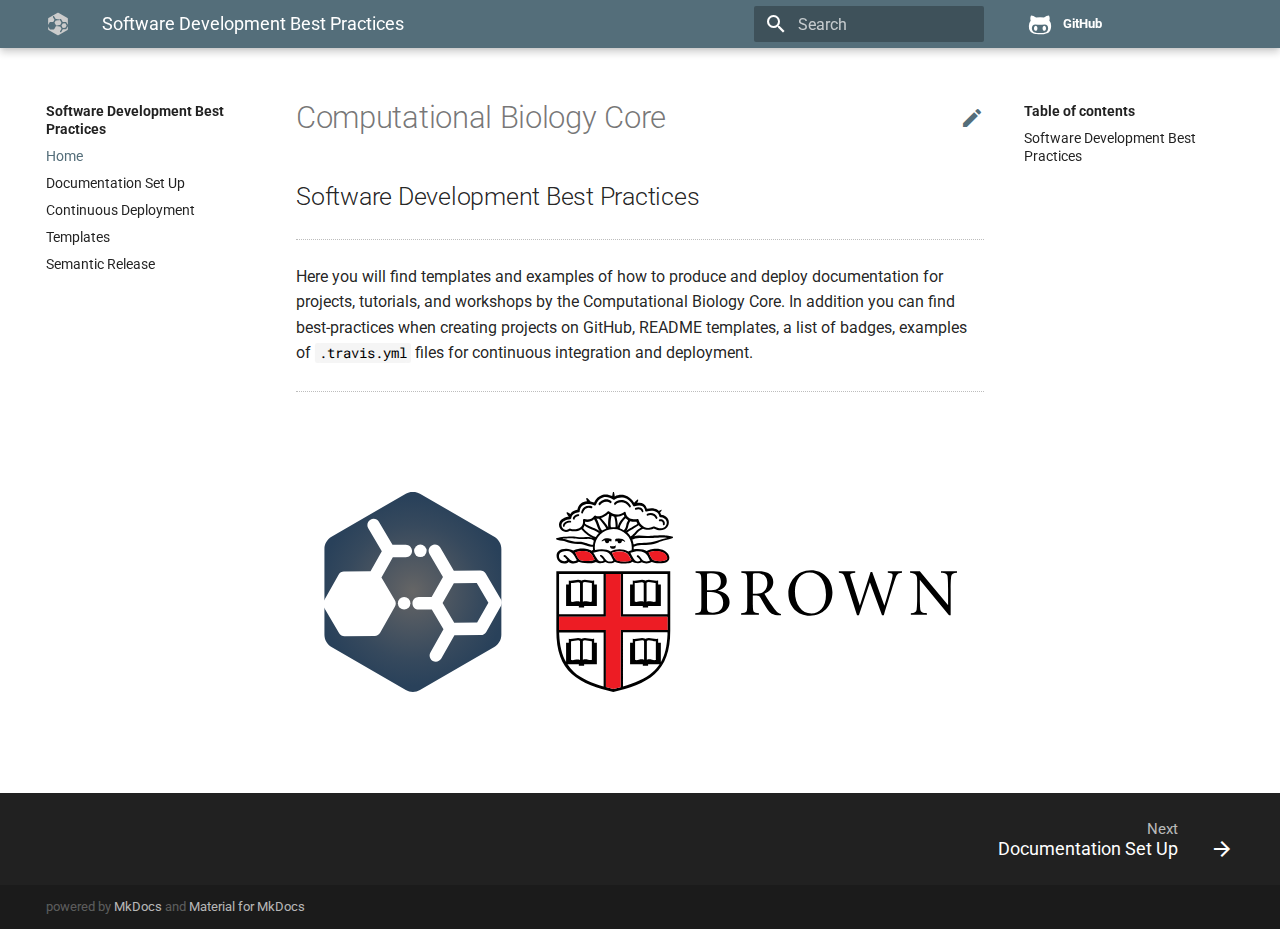
<file: index.html>
<!DOCTYPE html>
<html lang="en" class="no-js">
  <head>
    
      <meta charset="utf-8">
      <meta name="viewport" content="width=device-width,initial-scale=1">
      <meta http-equiv="x-ua-compatible" content="ie=edge">
      
        <meta name="description" content="Documentation templates and best-practices for Brown's Computational Biology Core.">
      
      
        <link rel="canonical" href="https://compbiocore.github.io/">
      
      
        <meta name="author" content="Fernando Gelin">
      
      
        <meta name="lang:clipboard.copy" content="Copy to clipboard">
      
        <meta name="lang:clipboard.copied" content="Copied to clipboard">
      
        <meta name="lang:search.language" content="en">
      
        <meta name="lang:search.pipeline.stopwords" content="True">
      
        <meta name="lang:search.pipeline.trimmer" content="True">
      
        <meta name="lang:search.result.none" content="No matching documents">
      
        <meta name="lang:search.result.one" content="1 matching document">
      
        <meta name="lang:search.result.other" content="# matching documents">
      
        <meta name="lang:search.tokenizer" content="[\s\-]+">
      
      <link rel="shortcut icon" href="assets/images/favicon.png">
      <meta name="generator" content="mkdocs-1.0, mkdocs-material-3.0.3">
    
    
      
        <title>Software Development Best Practices</title>
      
    
    
      <link rel="stylesheet" href="assets/stylesheets/application.451f80e5.css">
      
        <link rel="stylesheet" href="assets/stylesheets/application-palette.22915126.css">
      
      
        
        
        <meta name="theme-color" content="#546e7a">
      
    
    
      <script src="assets/javascripts/modernizr.1aa3b519.js"></script>
    
    
      <link href="https://fonts.gstatic.com" rel="preconnect" crossorigin>
      
        <link rel="stylesheet" href="https://fonts.googleapis.com/css?family=Roboto:300,400,400i,700|Roboto+Mono">
        <style>body,input{font-family:"Roboto","Helvetica Neue",Helvetica,Arial,sans-serif}code,kbd,pre{font-family:"Roboto Mono","Courier New",Courier,monospace}</style>
      
    
    <link rel="stylesheet" href="assets/fonts/material-icons.css">
    
      <link rel="stylesheet" href="styles/dark_mode.css">
    
    
  </head>
  
    
    
    <body dir="ltr" data-md-color-primary="blue-grey" data-md-color-accent="indigo">
  
    <svg class="md-svg">
      <defs>
        
        
          <svg xmlns="http://www.w3.org/2000/svg" width="416" height="448"
    viewBox="0 0 416 448" id="__github">
  <path fill="currentColor" d="M160 304q0 10-3.125 20.5t-10.75 19-18.125
        8.5-18.125-8.5-10.75-19-3.125-20.5 3.125-20.5 10.75-19 18.125-8.5
        18.125 8.5 10.75 19 3.125 20.5zM320 304q0 10-3.125 20.5t-10.75
        19-18.125 8.5-18.125-8.5-10.75-19-3.125-20.5 3.125-20.5 10.75-19
        18.125-8.5 18.125 8.5 10.75 19 3.125 20.5zM360
        304q0-30-17.25-51t-46.75-21q-10.25 0-48.75 5.25-17.75 2.75-39.25
        2.75t-39.25-2.75q-38-5.25-48.75-5.25-29.5 0-46.75 21t-17.25 51q0 22 8
        38.375t20.25 25.75 30.5 15 35 7.375 37.25 1.75h42q20.5 0
        37.25-1.75t35-7.375 30.5-15 20.25-25.75 8-38.375zM416 260q0 51.75-15.25
        82.75-9.5 19.25-26.375 33.25t-35.25 21.5-42.5 11.875-42.875 5.5-41.75
        1.125q-19.5 0-35.5-0.75t-36.875-3.125-38.125-7.5-34.25-12.875-30.25-20.25-21.5-28.75q-15.5-30.75-15.5-82.75
        0-59.25 34-99-6.75-20.5-6.75-42.5 0-29 12.75-54.5 27 0 47.5 9.875t47.25
        30.875q36.75-8.75 77.25-8.75 37 0 70 8 26.25-20.5
        46.75-30.25t47.25-9.75q12.75 25.5 12.75 54.5 0 21.75-6.75 42 34 40 34
        99.5z" />
</svg>
        
      </defs>
    </svg>
    <input class="md-toggle" data-md-toggle="drawer" type="checkbox" id="__drawer" autocomplete="off">
    <input class="md-toggle" data-md-toggle="search" type="checkbox" id="__search" autocomplete="off">
    <label class="md-overlay" data-md-component="overlay" for="__drawer"></label>
    
      <a href="#computational-biology-core" tabindex="1" class="md-skip">
        Skip to content
      </a>
    
    
      <header class="md-header" data-md-component="header">
  <nav class="md-header-nav md-grid">
    <div class="md-flex">
      <div class="md-flex__cell md-flex__cell--shrink">
        <a href="https://compbiocore.github.io/" title="Software Development Best Practices" class="md-header-nav__button md-logo">
          
            <img src="images/cbc-logo.svg" width="24" height="24">
          
        </a>
      </div>
      <div class="md-flex__cell md-flex__cell--shrink">
        <label class="md-icon md-icon--menu md-header-nav__button" for="__drawer"></label>
      </div>
      <div class="md-flex__cell md-flex__cell--stretch">
        <div class="md-flex__ellipsis md-header-nav__title" data-md-component="title">
          
            
              <span class="md-header-nav__topic">
                Software Development Best Practices
              </span>
              <span class="md-header-nav__topic">
                Home
              </span>
            
          
        </div>
      </div>
      <div class="md-flex__cell md-flex__cell--shrink">
        
          
            <label class="md-icon md-icon--search md-header-nav__button" for="__search"></label>
            
<div class="md-search" data-md-component="search" role="dialog">
  <label class="md-search__overlay" for="__search"></label>
  <div class="md-search__inner" role="search">
    <form class="md-search__form" name="search">
      <input type="text" class="md-search__input" name="query" placeholder="Search" autocapitalize="off" autocorrect="off" autocomplete="off" spellcheck="false" data-md-component="query" data-md-state="active">
      <label class="md-icon md-search__icon" for="__search"></label>
      <button type="reset" class="md-icon md-search__icon" data-md-component="reset" tabindex="-1">
        &#xE5CD;
      </button>
    </form>
    <div class="md-search__output">
      <div class="md-search__scrollwrap" data-md-scrollfix>
        <div class="md-search-result" data-md-component="result">
          <div class="md-search-result__meta">
            Type to start searching
          </div>
          <ol class="md-search-result__list"></ol>
        </div>
      </div>
    </div>
  </div>
</div>
          
        
      </div>
      
        <div class="md-flex__cell md-flex__cell--shrink">
          <div class="md-header-nav__source">
            


  


  <a href="https://github.com/compbiocore/cbc-documentation-templates/" title="Go to repository" class="md-source" data-md-source="github">
    
      <div class="md-source__icon">
        <svg viewBox="0 0 24 24" width="24" height="24">
          <use xlink:href="#__github" width="24" height="24"></use>
        </svg>
      </div>
    
    <div class="md-source__repository">
      GitHub
    </div>
  </a>

          </div>
        </div>
      
    </div>
  </nav>
</header>
    
    <div class="md-container">
      
        
      
      
      <main class="md-main">
        <div class="md-main__inner md-grid" data-md-component="container">
          
            
              <div class="md-sidebar md-sidebar--primary" data-md-component="navigation">
                <div class="md-sidebar__scrollwrap">
                  <div class="md-sidebar__inner">
                    <nav class="md-nav md-nav--primary" data-md-level="0">
  <label class="md-nav__title md-nav__title--site" for="__drawer">
    <a href="https://compbiocore.github.io/" title="Software Development Best Practices" class="md-nav__button md-logo">
      
        <img src="images/cbc-logo.svg" width="48" height="48">
      
    </a>
    Software Development Best Practices
  </label>
  
    <div class="md-nav__source">
      


  


  <a href="https://github.com/compbiocore/cbc-documentation-templates/" title="Go to repository" class="md-source" data-md-source="github">
    
      <div class="md-source__icon">
        <svg viewBox="0 0 24 24" width="24" height="24">
          <use xlink:href="#__github" width="24" height="24"></use>
        </svg>
      </div>
    
    <div class="md-source__repository">
      GitHub
    </div>
  </a>

    </div>
  
  <ul class="md-nav__list" data-md-scrollfix>
    
      
      
      

  


  <li class="md-nav__item md-nav__item--active">
    
    <input class="md-toggle md-nav__toggle" data-md-toggle="toc" type="checkbox" id="__toc">
    
      
    
    
      <label class="md-nav__link md-nav__link--active" for="__toc">
        Home
      </label>
    
    <a href="." title="Home" class="md-nav__link md-nav__link--active">
      Home
    </a>
    
      
<nav class="md-nav md-nav--secondary">
  
  
    
  
  
    <label class="md-nav__title" for="__toc">Table of contents</label>
    <ul class="md-nav__list" data-md-scrollfix>
      
        <li class="md-nav__item">
  <a href="#software-development-best-practices" title="Software Development Best Practices" class="md-nav__link">
    Software Development Best Practices
  </a>
  
</li>
      
      
      
      
      
    </ul>
  
</nav>
    
  </li>

    
      
      
      


  <li class="md-nav__item">
    <a href="mkdocs/" title="Documentation Set Up" class="md-nav__link">
      Documentation Set Up
    </a>
  </li>

    
      
      
      


  <li class="md-nav__item">
    <a href="index_site/" title="Continuous Deployment" class="md-nav__link">
      Continuous Deployment
    </a>
  </li>

    
      
      
      


  <li class="md-nav__item">
    <a href="readme/" title="Templates" class="md-nav__link">
      Templates
    </a>
  </li>

    
      
      
      


  <li class="md-nav__item">
    <a href="semantic_release/" title="Semantic Release" class="md-nav__link">
      Semantic Release
    </a>
  </li>

    
  </ul>
</nav>
                  </div>
                </div>
              </div>
            
            
              <div class="md-sidebar md-sidebar--secondary" data-md-component="toc">
                <div class="md-sidebar__scrollwrap">
                  <div class="md-sidebar__inner">
                    
<nav class="md-nav md-nav--secondary">
  
  
    
  
  
    <label class="md-nav__title" for="__toc">Table of contents</label>
    <ul class="md-nav__list" data-md-scrollfix>
      
        <li class="md-nav__item">
  <a href="#software-development-best-practices" title="Software Development Best Practices" class="md-nav__link">
    Software Development Best Practices
  </a>
  
</li>
      
      
      
      
      
    </ul>
  
</nav>
                  </div>
                </div>
              </div>
            
          
          <div class="md-content">
            <article class="md-content__inner md-typeset">
              
                
                  <a href="https://github.com/compbiocore/cbc-documentation-templates/edit/master/docs/index.md" title="Edit this page" class="md-icon md-content__icon">&#xE3C9;</a>
                
                
                <h1 id="computational-biology-core">Computational Biology Core</h1>
<h2 id="software-development-best-practices">Software Development Best Practices</h2>
<hr />
<p>Here you will find templates and examples of how to produce and deploy documentation for projects, tutorials, and workshops by the Computational Biology Core. In addition you can find best-practices when creating projects on GitHub, README templates, a list of badges, examples of <code>.travis.yml</code> files for continuous integration and deployment.  </p>
<hr />
<div style="display:flex;justify-content:space-around;margin-top:10rem;margin-bottom:10rem;">
<img src="assets/img/cbc.svg" height=200></img>
<img src="assets/img/brown-logo.svg" height=200></img>
</div>
                
                  
                
              
              
                


              
            </article>
          </div>
        </div>
      </main>
      
        
<footer class="md-footer">
  
    <div class="md-footer-nav">
      <nav class="md-footer-nav__inner md-grid">
        
        
          <a href="mkdocs/" title="Documentation Set Up" class="md-flex md-footer-nav__link md-footer-nav__link--next" rel="next">
            <div class="md-flex__cell md-flex__cell--stretch md-footer-nav__title">
              <span class="md-flex__ellipsis">
                <span class="md-footer-nav__direction">
                  Next
                </span>
                Documentation Set Up
              </span>
            </div>
            <div class="md-flex__cell md-flex__cell--shrink">
              <i class="md-icon md-icon--arrow-forward md-footer-nav__button"></i>
            </div>
          </a>
        
      </nav>
    </div>
  
  <div class="md-footer-meta md-typeset">
    <div class="md-footer-meta__inner md-grid">
      <div class="md-footer-copyright">
        
        powered by
        <a href="https://www.mkdocs.org">MkDocs</a>
        and
        <a href="https://squidfunk.github.io/mkdocs-material/">
          Material for MkDocs</a>
      </div>
      
        
      
    </div>
  </div>
</footer>
      
    </div>
    
      <script src="assets/javascripts/application.583bbe55.js"></script>
      
      <script>app.initialize({version:"1.0",url:{base:"."}})</script>
      
    
    
      
    
  </body>
</html>
</file>
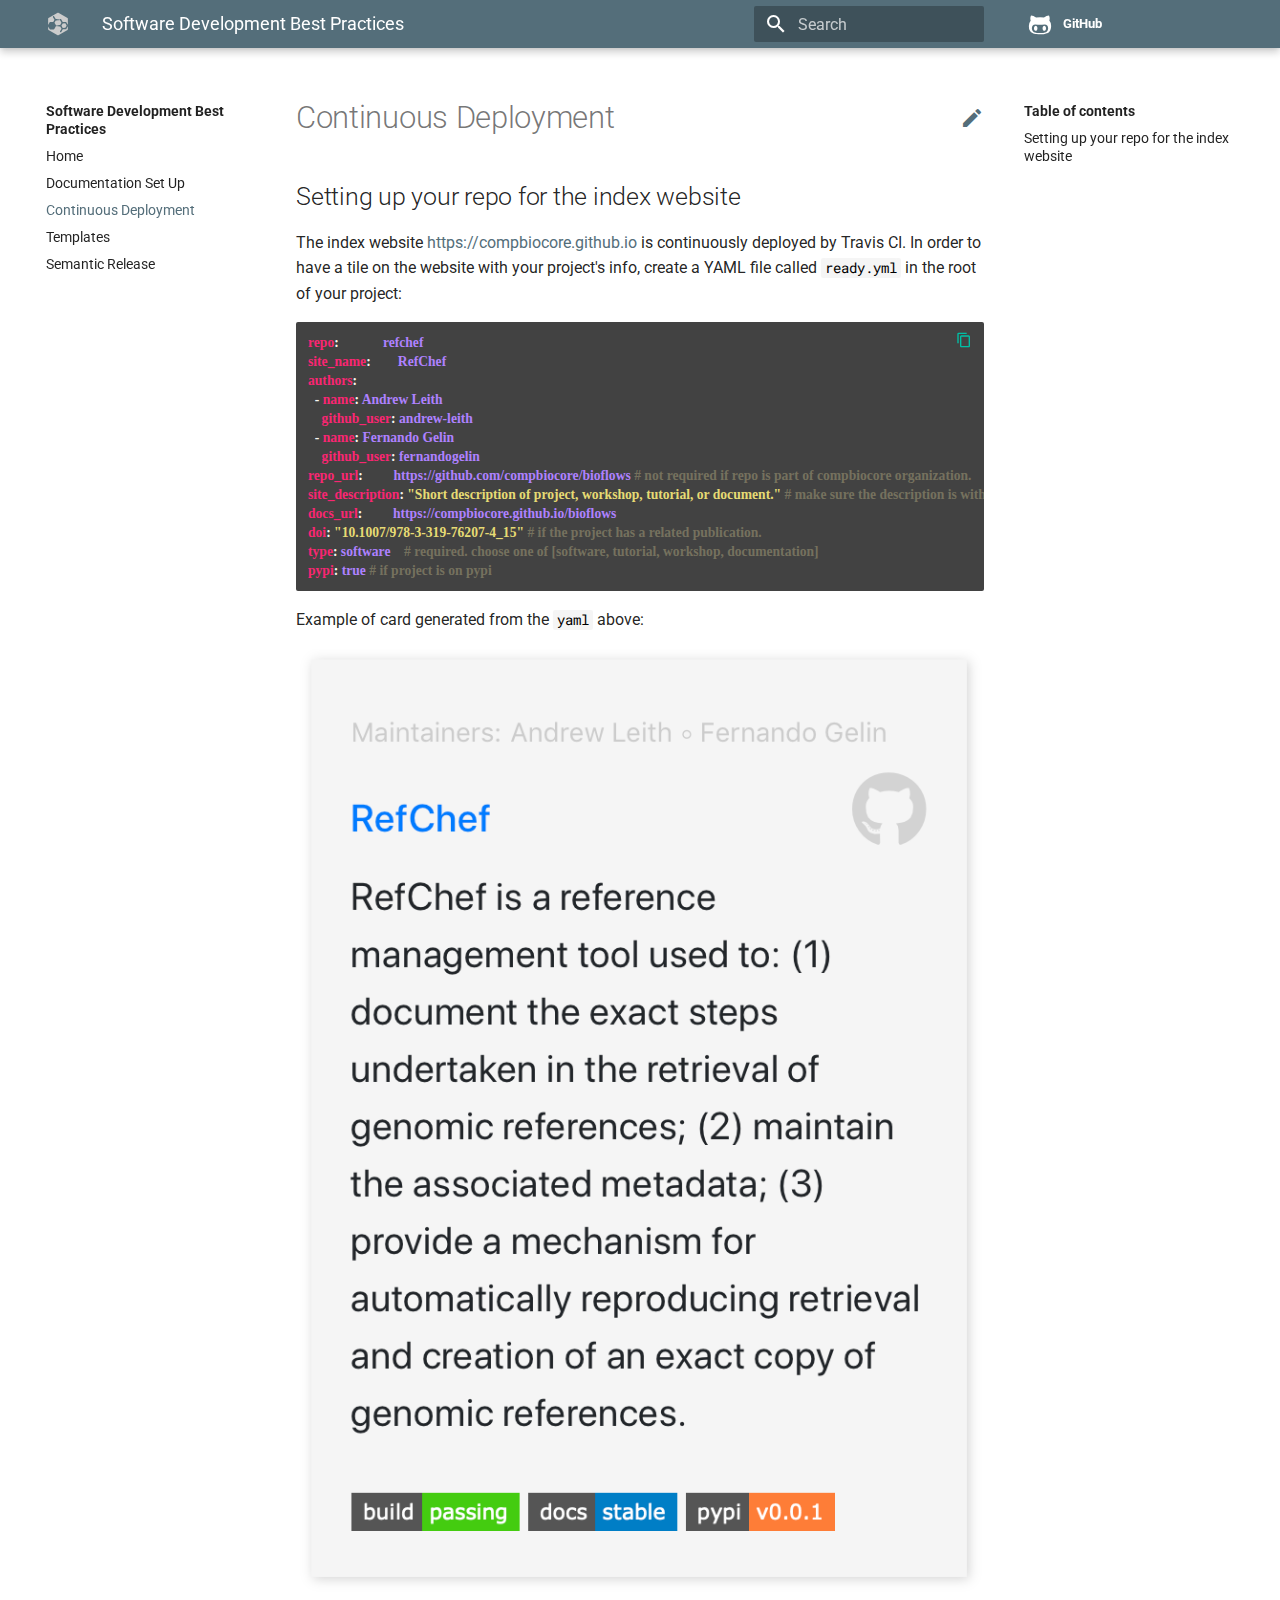
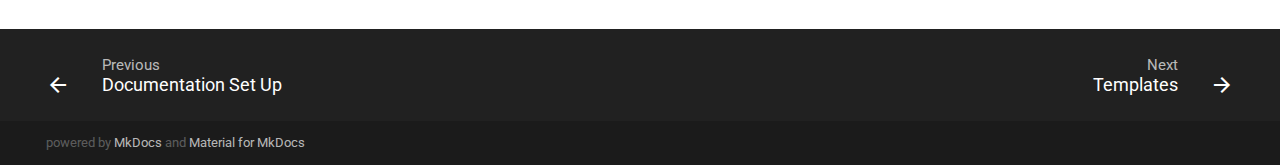
<file: index_site/index.html>
<!DOCTYPE html>
<html lang="en" class="no-js">
  <head>
    
      <meta charset="utf-8">
      <meta name="viewport" content="width=device-width,initial-scale=1">
      <meta http-equiv="x-ua-compatible" content="ie=edge">
      
        <meta name="description" content="Documentation templates and best-practices for Brown's Computational Biology Core.">
      
      
        <link rel="canonical" href="https://compbiocore.github.io/index_site/">
      
      
        <meta name="author" content="Fernando Gelin">
      
      
        <meta name="lang:clipboard.copy" content="Copy to clipboard">
      
        <meta name="lang:clipboard.copied" content="Copied to clipboard">
      
        <meta name="lang:search.language" content="en">
      
        <meta name="lang:search.pipeline.stopwords" content="True">
      
        <meta name="lang:search.pipeline.trimmer" content="True">
      
        <meta name="lang:search.result.none" content="No matching documents">
      
        <meta name="lang:search.result.one" content="1 matching document">
      
        <meta name="lang:search.result.other" content="# matching documents">
      
        <meta name="lang:search.tokenizer" content="[\s\-]+">
      
      <link rel="shortcut icon" href="../assets/images/favicon.png">
      <meta name="generator" content="mkdocs-1.0, mkdocs-material-3.0.3">
    
    
      
        <title>Continuous Deployment - Software Development Best Practices</title>
      
    
    
      <link rel="stylesheet" href="../assets/stylesheets/application.451f80e5.css">
      
        <link rel="stylesheet" href="../assets/stylesheets/application-palette.22915126.css">
      
      
        
        
        <meta name="theme-color" content="#546e7a">
      
    
    
      <script src="../assets/javascripts/modernizr.1aa3b519.js"></script>
    
    
      <link href="https://fonts.gstatic.com" rel="preconnect" crossorigin>
      
        <link rel="stylesheet" href="https://fonts.googleapis.com/css?family=Roboto:300,400,400i,700|Roboto+Mono">
        <style>body,input{font-family:"Roboto","Helvetica Neue",Helvetica,Arial,sans-serif}code,kbd,pre{font-family:"Roboto Mono","Courier New",Courier,monospace}</style>
      
    
    <link rel="stylesheet" href="../assets/fonts/material-icons.css">
    
      <link rel="stylesheet" href="../styles/dark_mode.css">
    
    
  </head>
  
    
    
    <body dir="ltr" data-md-color-primary="blue-grey" data-md-color-accent="indigo">
  
    <svg class="md-svg">
      <defs>
        
        
          <svg xmlns="http://www.w3.org/2000/svg" width="416" height="448"
    viewBox="0 0 416 448" id="__github">
  <path fill="currentColor" d="M160 304q0 10-3.125 20.5t-10.75 19-18.125
        8.5-18.125-8.5-10.75-19-3.125-20.5 3.125-20.5 10.75-19 18.125-8.5
        18.125 8.5 10.75 19 3.125 20.5zM320 304q0 10-3.125 20.5t-10.75
        19-18.125 8.5-18.125-8.5-10.75-19-3.125-20.5 3.125-20.5 10.75-19
        18.125-8.5 18.125 8.5 10.75 19 3.125 20.5zM360
        304q0-30-17.25-51t-46.75-21q-10.25 0-48.75 5.25-17.75 2.75-39.25
        2.75t-39.25-2.75q-38-5.25-48.75-5.25-29.5 0-46.75 21t-17.25 51q0 22 8
        38.375t20.25 25.75 30.5 15 35 7.375 37.25 1.75h42q20.5 0
        37.25-1.75t35-7.375 30.5-15 20.25-25.75 8-38.375zM416 260q0 51.75-15.25
        82.75-9.5 19.25-26.375 33.25t-35.25 21.5-42.5 11.875-42.875 5.5-41.75
        1.125q-19.5 0-35.5-0.75t-36.875-3.125-38.125-7.5-34.25-12.875-30.25-20.25-21.5-28.75q-15.5-30.75-15.5-82.75
        0-59.25 34-99-6.75-20.5-6.75-42.5 0-29 12.75-54.5 27 0 47.5 9.875t47.25
        30.875q36.75-8.75 77.25-8.75 37 0 70 8 26.25-20.5
        46.75-30.25t47.25-9.75q12.75 25.5 12.75 54.5 0 21.75-6.75 42 34 40 34
        99.5z" />
</svg>
        
      </defs>
    </svg>
    <input class="md-toggle" data-md-toggle="drawer" type="checkbox" id="__drawer" autocomplete="off">
    <input class="md-toggle" data-md-toggle="search" type="checkbox" id="__search" autocomplete="off">
    <label class="md-overlay" data-md-component="overlay" for="__drawer"></label>
    
      <a href="../#setting-up-your-repo-for-the-index-website" tabindex="1" class="md-skip">
        Skip to content
      </a>
    
    
      <header class="md-header" data-md-component="header">
  <nav class="md-header-nav md-grid">
    <div class="md-flex">
      <div class="md-flex__cell md-flex__cell--shrink">
        <a href="https://compbiocore.github.io/" title="Software Development Best Practices" class="md-header-nav__button md-logo">
          
            <img src="../images/cbc-logo.svg" width="24" height="24">
          
        </a>
      </div>
      <div class="md-flex__cell md-flex__cell--shrink">
        <label class="md-icon md-icon--menu md-header-nav__button" for="__drawer"></label>
      </div>
      <div class="md-flex__cell md-flex__cell--stretch">
        <div class="md-flex__ellipsis md-header-nav__title" data-md-component="title">
          
            
              <span class="md-header-nav__topic">
                Software Development Best Practices
              </span>
              <span class="md-header-nav__topic">
                Continuous Deployment
              </span>
            
          
        </div>
      </div>
      <div class="md-flex__cell md-flex__cell--shrink">
        
          
            <label class="md-icon md-icon--search md-header-nav__button" for="__search"></label>
            
<div class="md-search" data-md-component="search" role="dialog">
  <label class="md-search__overlay" for="__search"></label>
  <div class="md-search__inner" role="search">
    <form class="md-search__form" name="search">
      <input type="text" class="md-search__input" name="query" placeholder="Search" autocapitalize="off" autocorrect="off" autocomplete="off" spellcheck="false" data-md-component="query" data-md-state="active">
      <label class="md-icon md-search__icon" for="__search"></label>
      <button type="reset" class="md-icon md-search__icon" data-md-component="reset" tabindex="-1">
        &#xE5CD;
      </button>
    </form>
    <div class="md-search__output">
      <div class="md-search__scrollwrap" data-md-scrollfix>
        <div class="md-search-result" data-md-component="result">
          <div class="md-search-result__meta">
            Type to start searching
          </div>
          <ol class="md-search-result__list"></ol>
        </div>
      </div>
    </div>
  </div>
</div>
          
        
      </div>
      
        <div class="md-flex__cell md-flex__cell--shrink">
          <div class="md-header-nav__source">
            


  


  <a href="https://github.com/compbiocore/cbc-documentation-templates/" title="Go to repository" class="md-source" data-md-source="github">
    
      <div class="md-source__icon">
        <svg viewBox="0 0 24 24" width="24" height="24">
          <use xlink:href="#__github" width="24" height="24"></use>
        </svg>
      </div>
    
    <div class="md-source__repository">
      GitHub
    </div>
  </a>

          </div>
        </div>
      
    </div>
  </nav>
</header>
    
    <div class="md-container">
      
        
      
      
      <main class="md-main">
        <div class="md-main__inner md-grid" data-md-component="container">
          
            
              <div class="md-sidebar md-sidebar--primary" data-md-component="navigation">
                <div class="md-sidebar__scrollwrap">
                  <div class="md-sidebar__inner">
                    <nav class="md-nav md-nav--primary" data-md-level="0">
  <label class="md-nav__title md-nav__title--site" for="__drawer">
    <a href="https://compbiocore.github.io/" title="Software Development Best Practices" class="md-nav__button md-logo">
      
        <img src="../images/cbc-logo.svg" width="48" height="48">
      
    </a>
    Software Development Best Practices
  </label>
  
    <div class="md-nav__source">
      


  


  <a href="https://github.com/compbiocore/cbc-documentation-templates/" title="Go to repository" class="md-source" data-md-source="github">
    
      <div class="md-source__icon">
        <svg viewBox="0 0 24 24" width="24" height="24">
          <use xlink:href="#__github" width="24" height="24"></use>
        </svg>
      </div>
    
    <div class="md-source__repository">
      GitHub
    </div>
  </a>

    </div>
  
  <ul class="md-nav__list" data-md-scrollfix>
    
      
      
      


  <li class="md-nav__item">
    <a href=".." title="Home" class="md-nav__link">
      Home
    </a>
  </li>

    
      
      
      


  <li class="md-nav__item">
    <a href="../mkdocs/" title="Documentation Set Up" class="md-nav__link">
      Documentation Set Up
    </a>
  </li>

    
      
      
      

  


  <li class="md-nav__item md-nav__item--active">
    
    <input class="md-toggle md-nav__toggle" data-md-toggle="toc" type="checkbox" id="__toc">
    
    
      <label class="md-nav__link md-nav__link--active" for="__toc">
        Continuous Deployment
      </label>
    
    <a href="./" title="Continuous Deployment" class="md-nav__link md-nav__link--active">
      Continuous Deployment
    </a>
    
      
<nav class="md-nav md-nav--secondary">
  
  
  
    <label class="md-nav__title" for="__toc">Table of contents</label>
    <ul class="md-nav__list" data-md-scrollfix>
      
        <li class="md-nav__item">
  <a href="#setting-up-your-repo-for-the-index-website" title="Setting up your repo for the index website" class="md-nav__link">
    Setting up your repo for the index website
  </a>
  
</li>
      
      
      
      
      
    </ul>
  
</nav>
    
  </li>

    
      
      
      


  <li class="md-nav__item">
    <a href="../readme/" title="Templates" class="md-nav__link">
      Templates
    </a>
  </li>

    
      
      
      


  <li class="md-nav__item">
    <a href="../semantic_release/" title="Semantic Release" class="md-nav__link">
      Semantic Release
    </a>
  </li>

    
  </ul>
</nav>
                  </div>
                </div>
              </div>
            
            
              <div class="md-sidebar md-sidebar--secondary" data-md-component="toc">
                <div class="md-sidebar__scrollwrap">
                  <div class="md-sidebar__inner">
                    
<nav class="md-nav md-nav--secondary">
  
  
  
    <label class="md-nav__title" for="__toc">Table of contents</label>
    <ul class="md-nav__list" data-md-scrollfix>
      
        <li class="md-nav__item">
  <a href="#setting-up-your-repo-for-the-index-website" title="Setting up your repo for the index website" class="md-nav__link">
    Setting up your repo for the index website
  </a>
  
</li>
      
      
      
      
      
    </ul>
  
</nav>
                  </div>
                </div>
              </div>
            
          
          <div class="md-content">
            <article class="md-content__inner md-typeset">
              
                
                  <a href="https://github.com/compbiocore/cbc-documentation-templates/edit/master/docs/index_site.md" title="Edit this page" class="md-icon md-content__icon">&#xE3C9;</a>
                
                
                  <h1>Continuous Deployment</h1>
                
                <h2 id="setting-up-your-repo-for-the-index-website">Setting up your repo for the index website</h2>
<p>The index website <a href="https://compbiocore.github.io">https://compbiocore.github.io</a> is continuously deployed by Travis CI. In order to have a tile on the website with your project's info, create a YAML file called <code>ready.yml</code> in the root of your project:</p>
<div class="codehilite"><pre><span></span><span class="nt">repo</span><span class="p">:</span>             <span class="l l-Scalar l-Scalar-Plain">refchef</span>
<span class="nt">site_name</span><span class="p">:</span>        <span class="l l-Scalar l-Scalar-Plain">RefChef</span>
<span class="nt">authors</span><span class="p">:</span>      
  <span class="p p-Indicator">-</span> <span class="nt">name</span><span class="p">:</span> <span class="l l-Scalar l-Scalar-Plain">Andrew Leith</span>
    <span class="nt">github_user</span><span class="p">:</span> <span class="l l-Scalar l-Scalar-Plain">andrew-leith</span>
  <span class="p p-Indicator">-</span> <span class="nt">name</span><span class="p">:</span> <span class="l l-Scalar l-Scalar-Plain">Fernando Gelin</span>
    <span class="nt">github_user</span><span class="p">:</span> <span class="l l-Scalar l-Scalar-Plain">fernandogelin</span>
<span class="nt">repo_url</span><span class="p">:</span>         <span class="l l-Scalar l-Scalar-Plain">https://github.com/compbiocore/bioflows</span> <span class="c1"># not required if repo is part of compbiocore organization.</span>
<span class="nt">site_description</span><span class="p">:</span> <span class="s">&quot;Short</span><span class="nv"> </span><span class="s">description</span><span class="nv"> </span><span class="s">of</span><span class="nv"> </span><span class="s">project,</span><span class="nv"> </span><span class="s">workshop,</span><span class="nv"> </span><span class="s">tutorial,</span><span class="nv"> </span><span class="s">or</span><span class="nv"> </span><span class="s">document.&quot;</span> <span class="c1"># make sure the description is within quotes, specially if there are special characters on it.</span>
<span class="nt">docs_url</span><span class="p">:</span>         <span class="l l-Scalar l-Scalar-Plain">https://compbiocore.github.io/bioflows</span>
<span class="nt">doi</span><span class="p">:</span> <span class="s">&quot;10.1007/978-3-319-76207-4_15&quot;</span> <span class="c1"># if the project has a related publication.</span>
<span class="nt">type</span><span class="p">:</span> <span class="l l-Scalar l-Scalar-Plain">software</span>    <span class="c1"># required. choose one of [software, tutorial, workshop, documentation]</span>
<span class="nt">pypi</span><span class="p">:</span> <span class="l l-Scalar l-Scalar-Plain">true</span> <span class="c1"># if project is on pypi</span>
</pre></div>


<p>Example of card generated from the <code>yaml</code> above:</p>
<p><img alt="Project card" src="../assets/img/project_card.png" /></p>
                
                  
                
              
              
                


              
            </article>
          </div>
        </div>
      </main>
      
        
<footer class="md-footer">
  
    <div class="md-footer-nav">
      <nav class="md-footer-nav__inner md-grid">
        
          <a href="../mkdocs/" title="Documentation Set Up" class="md-flex md-footer-nav__link md-footer-nav__link--prev" rel="prev">
            <div class="md-flex__cell md-flex__cell--shrink">
              <i class="md-icon md-icon--arrow-back md-footer-nav__button"></i>
            </div>
            <div class="md-flex__cell md-flex__cell--stretch md-footer-nav__title">
              <span class="md-flex__ellipsis">
                <span class="md-footer-nav__direction">
                  Previous
                </span>
                Documentation Set Up
              </span>
            </div>
          </a>
        
        
          <a href="../readme/" title="Templates" class="md-flex md-footer-nav__link md-footer-nav__link--next" rel="next">
            <div class="md-flex__cell md-flex__cell--stretch md-footer-nav__title">
              <span class="md-flex__ellipsis">
                <span class="md-footer-nav__direction">
                  Next
                </span>
                Templates
              </span>
            </div>
            <div class="md-flex__cell md-flex__cell--shrink">
              <i class="md-icon md-icon--arrow-forward md-footer-nav__button"></i>
            </div>
          </a>
        
      </nav>
    </div>
  
  <div class="md-footer-meta md-typeset">
    <div class="md-footer-meta__inner md-grid">
      <div class="md-footer-copyright">
        
        powered by
        <a href="https://www.mkdocs.org">MkDocs</a>
        and
        <a href="https://squidfunk.github.io/mkdocs-material/">
          Material for MkDocs</a>
      </div>
      
        
      
    </div>
  </div>
</footer>
      
    </div>
    
      <script src="../assets/javascripts/application.583bbe55.js"></script>
      
      <script>app.initialize({version:"1.0",url:{base:".."}})</script>
      
    
    
      
    
  </body>
</html>
</file>
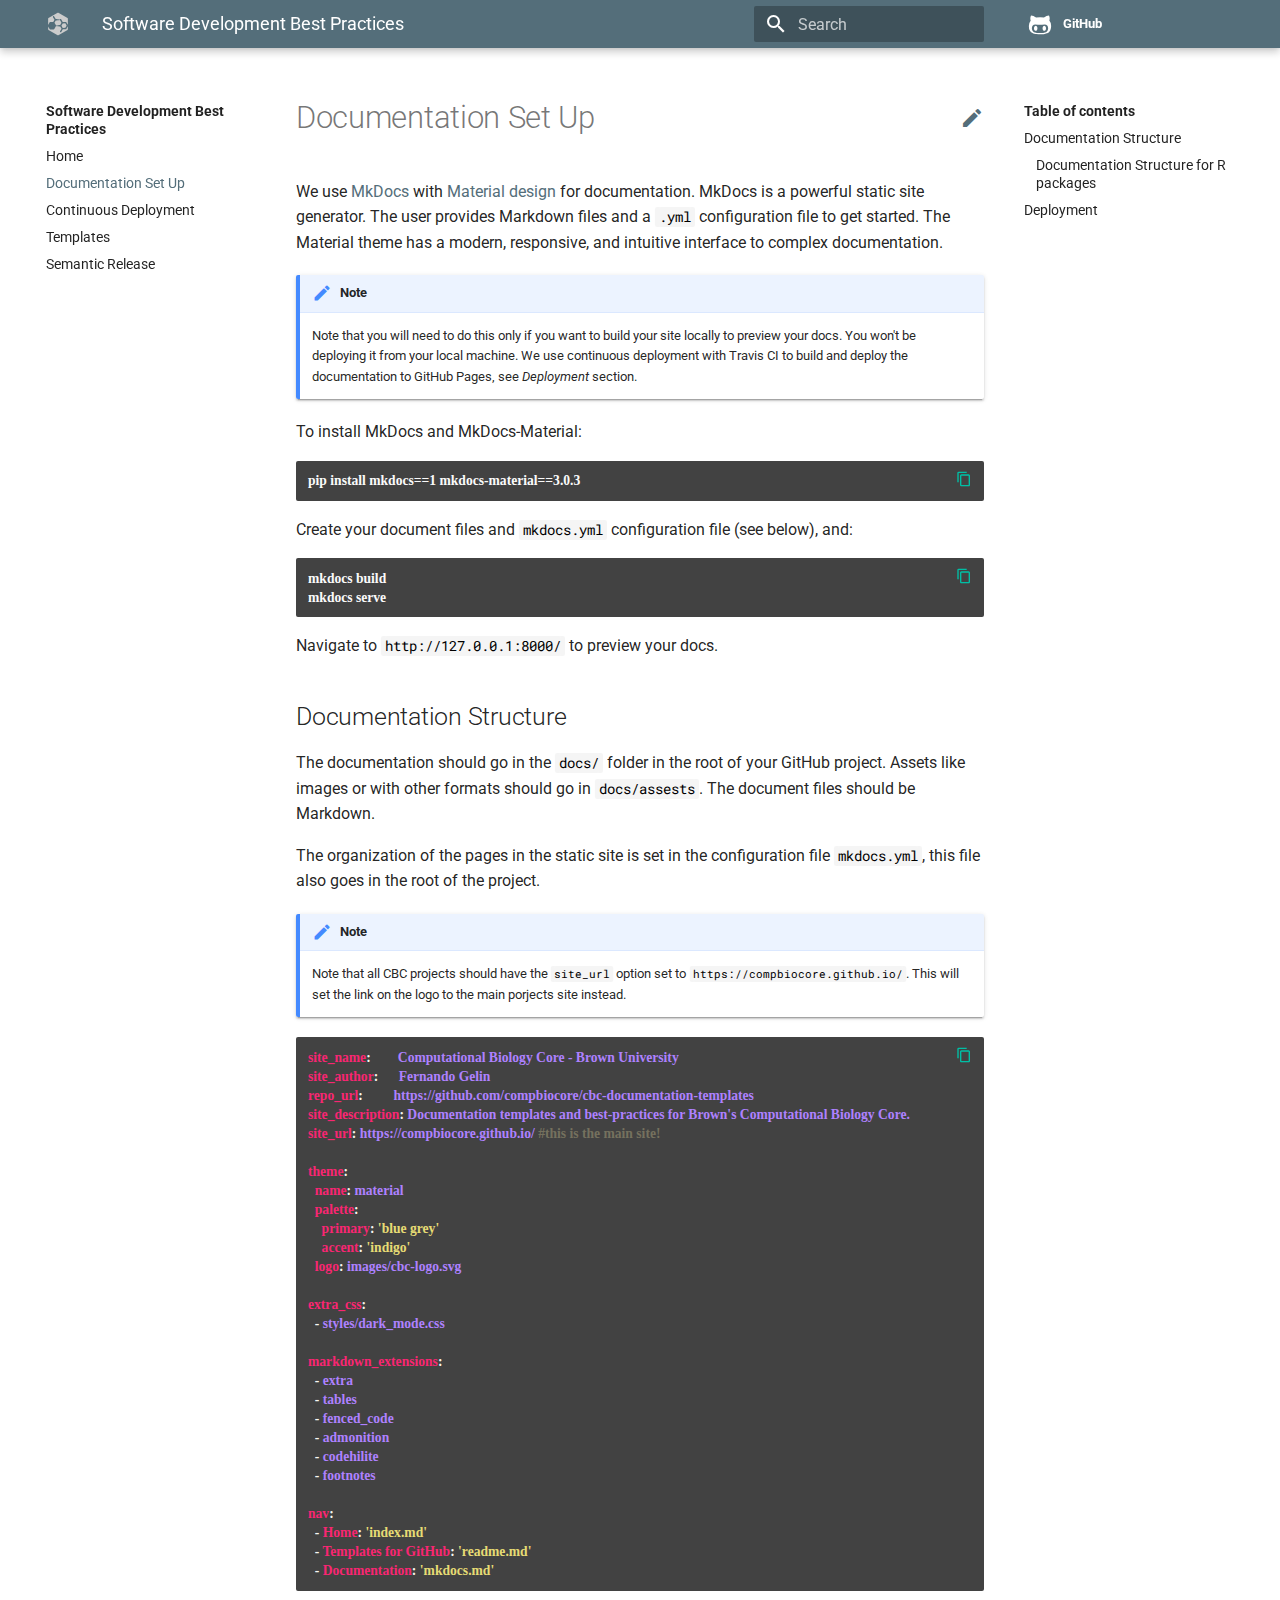
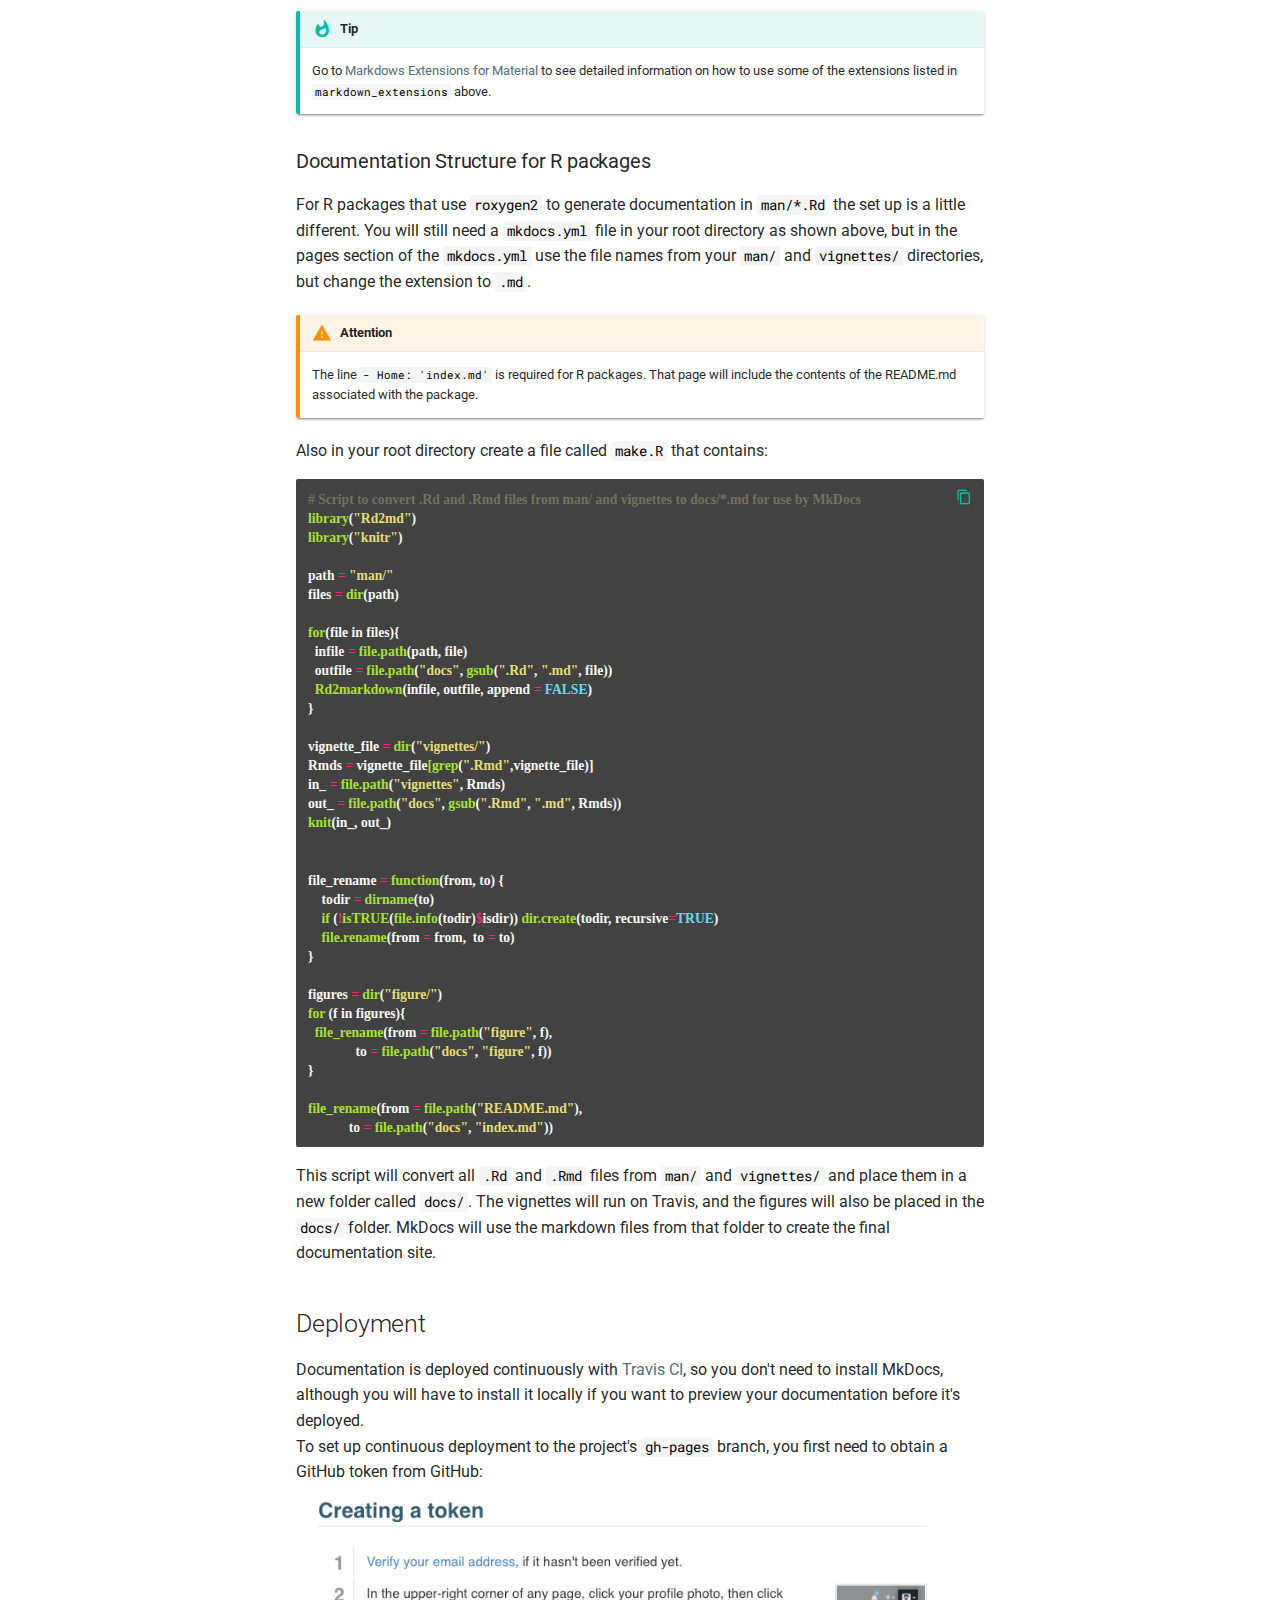
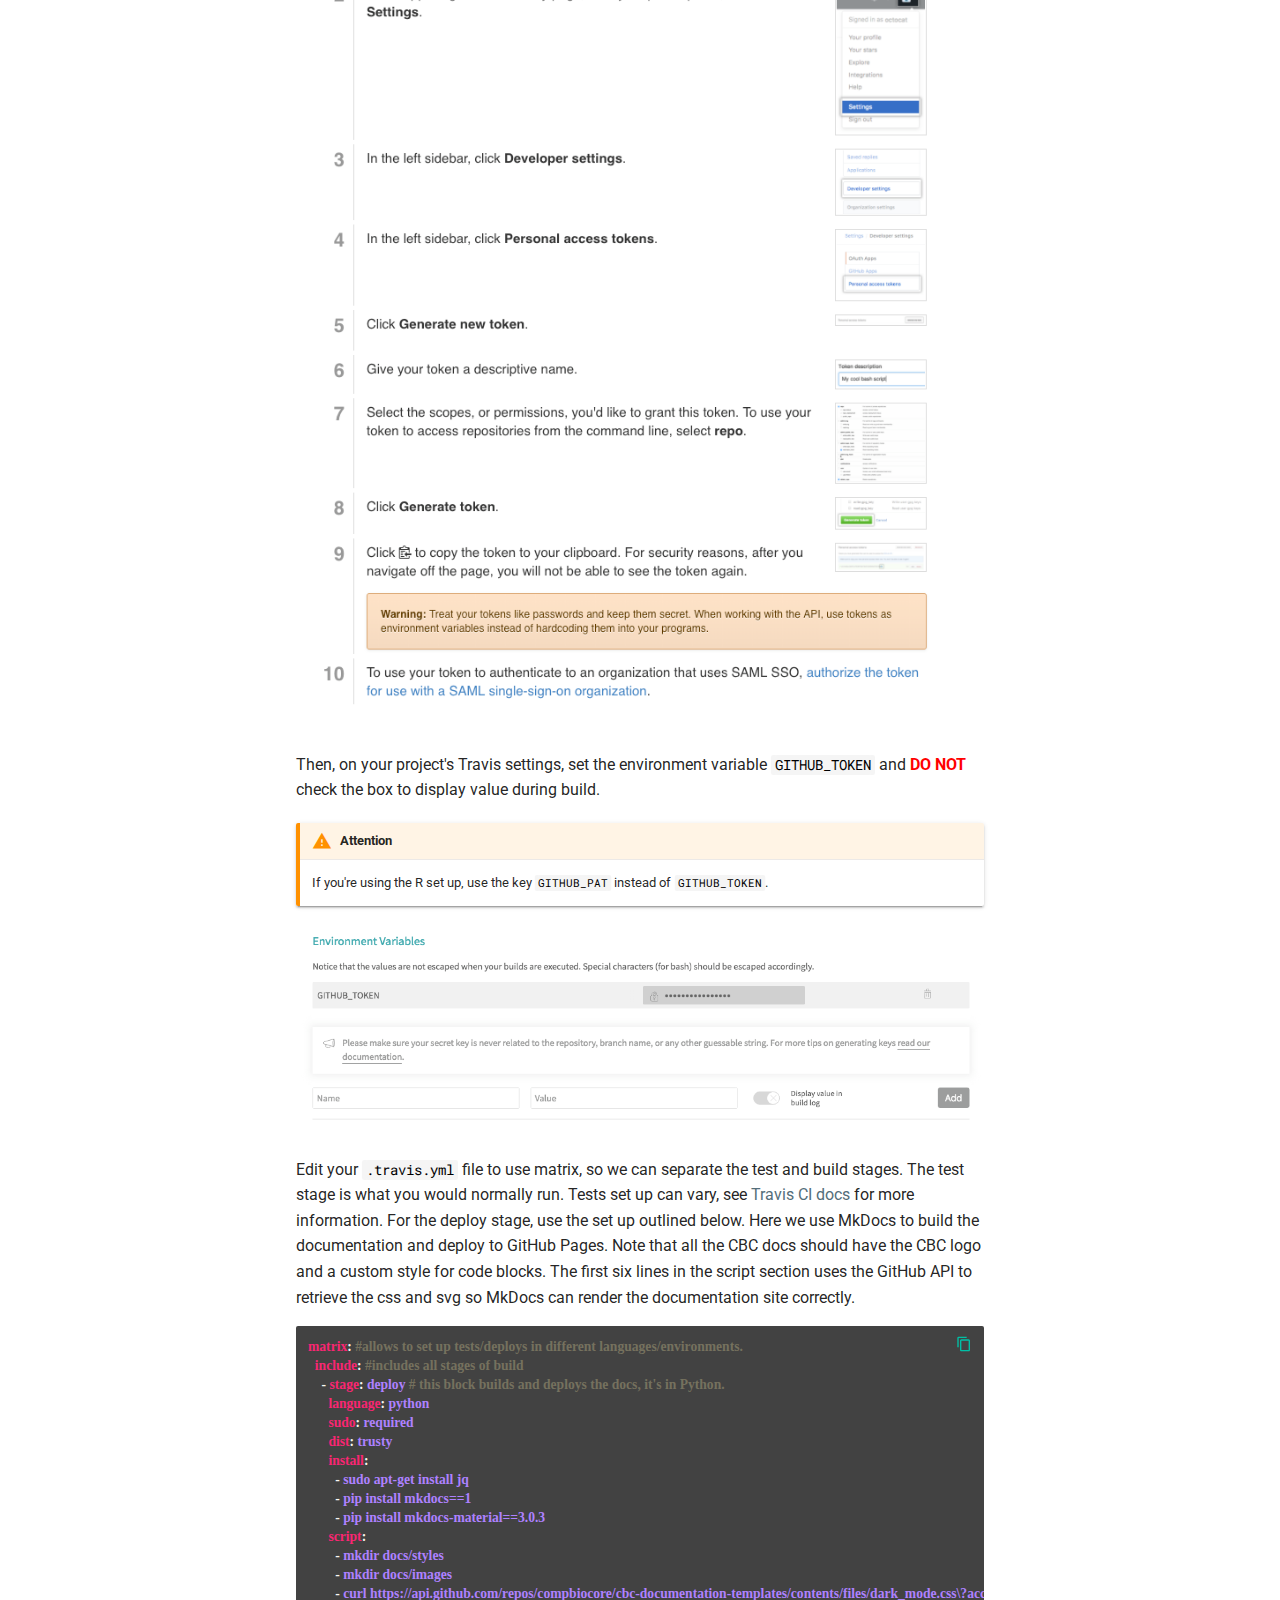
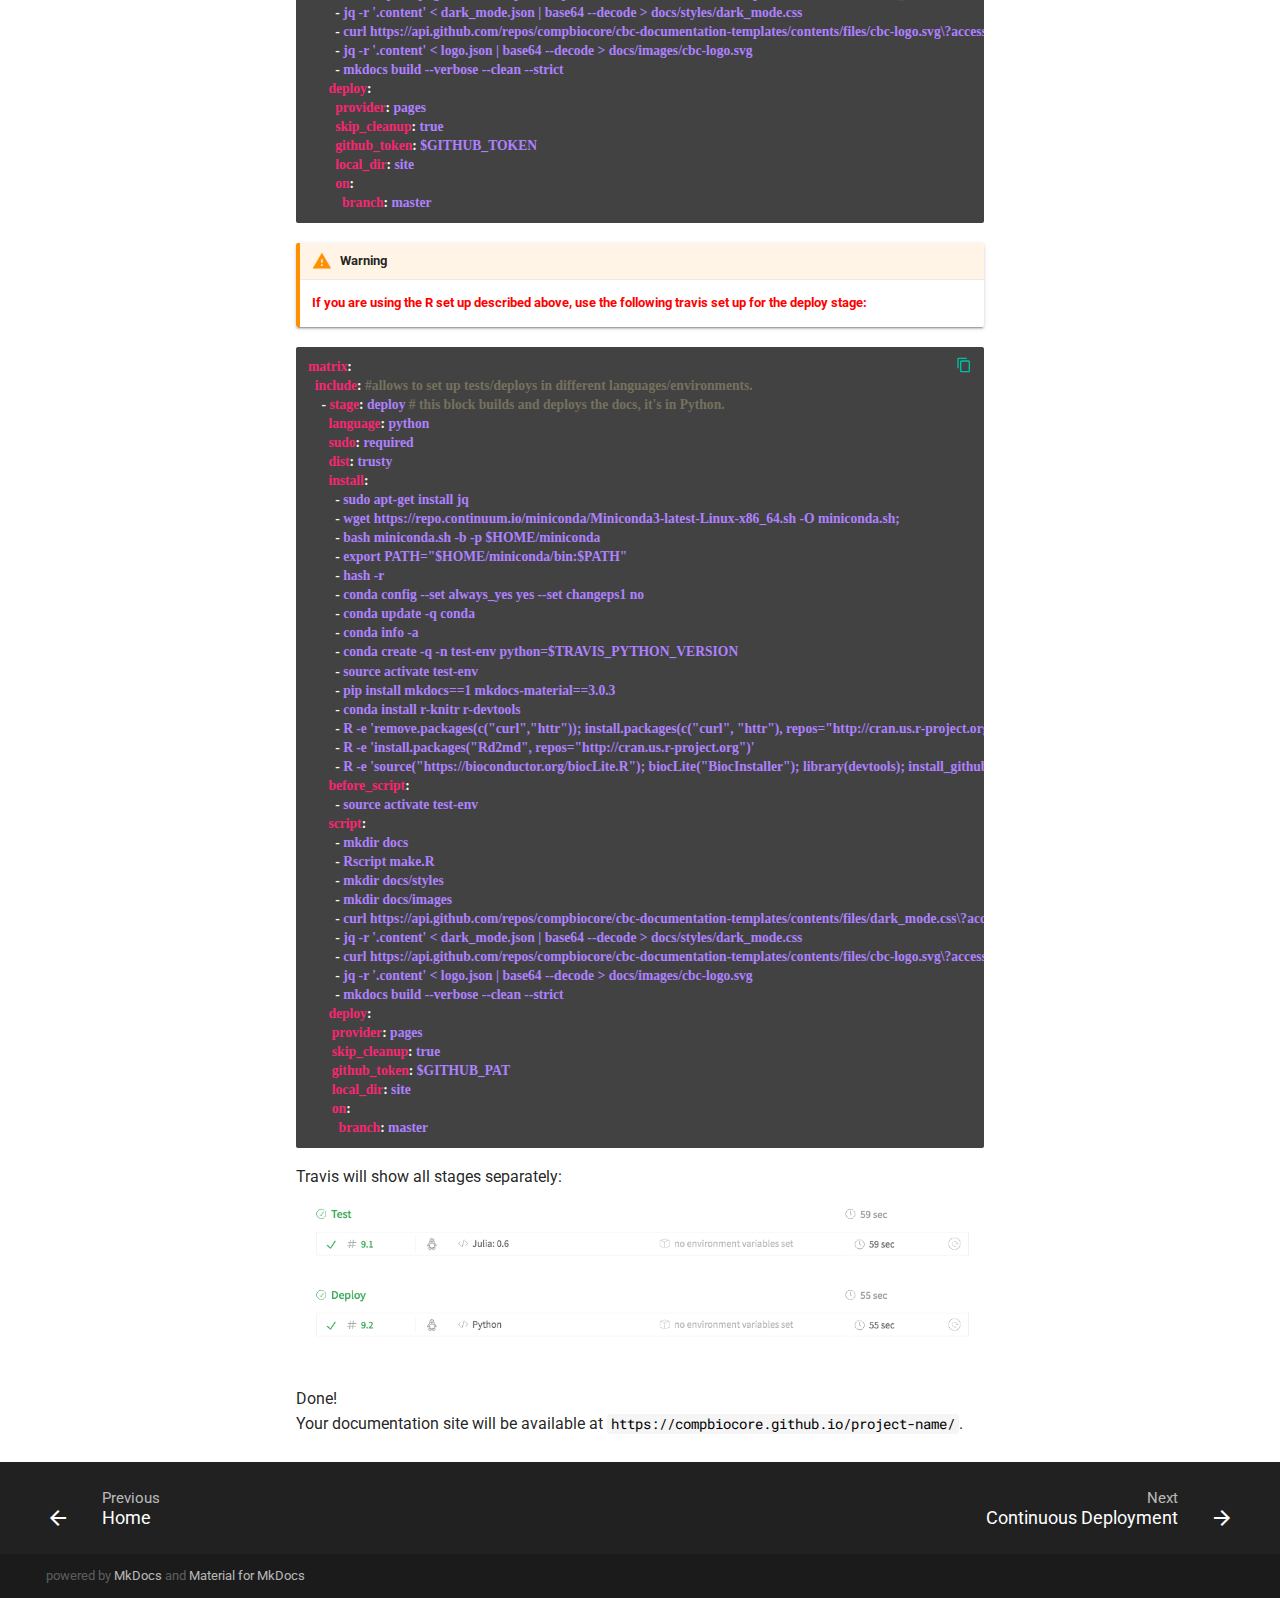
<file: mkdocs/index.html>
<!DOCTYPE html>
<html lang="en" class="no-js">
  <head>
    
      <meta charset="utf-8">
      <meta name="viewport" content="width=device-width,initial-scale=1">
      <meta http-equiv="x-ua-compatible" content="ie=edge">
      
        <meta name="description" content="Documentation templates and best-practices for Brown's Computational Biology Core.">
      
      
        <link rel="canonical" href="https://compbiocore.github.io/mkdocs/">
      
      
        <meta name="author" content="Fernando Gelin">
      
      
        <meta name="lang:clipboard.copy" content="Copy to clipboard">
      
        <meta name="lang:clipboard.copied" content="Copied to clipboard">
      
        <meta name="lang:search.language" content="en">
      
        <meta name="lang:search.pipeline.stopwords" content="True">
      
        <meta name="lang:search.pipeline.trimmer" content="True">
      
        <meta name="lang:search.result.none" content="No matching documents">
      
        <meta name="lang:search.result.one" content="1 matching document">
      
        <meta name="lang:search.result.other" content="# matching documents">
      
        <meta name="lang:search.tokenizer" content="[\s\-]+">
      
      <link rel="shortcut icon" href="../assets/images/favicon.png">
      <meta name="generator" content="mkdocs-1.0, mkdocs-material-3.0.3">
    
    
      
        <title>Documentation Set Up - Software Development Best Practices</title>
      
    
    
      <link rel="stylesheet" href="../assets/stylesheets/application.451f80e5.css">
      
        <link rel="stylesheet" href="../assets/stylesheets/application-palette.22915126.css">
      
      
        
        
        <meta name="theme-color" content="#546e7a">
      
    
    
      <script src="../assets/javascripts/modernizr.1aa3b519.js"></script>
    
    
      <link href="https://fonts.gstatic.com" rel="preconnect" crossorigin>
      
        <link rel="stylesheet" href="https://fonts.googleapis.com/css?family=Roboto:300,400,400i,700|Roboto+Mono">
        <style>body,input{font-family:"Roboto","Helvetica Neue",Helvetica,Arial,sans-serif}code,kbd,pre{font-family:"Roboto Mono","Courier New",Courier,monospace}</style>
      
    
    <link rel="stylesheet" href="../assets/fonts/material-icons.css">
    
      <link rel="stylesheet" href="../styles/dark_mode.css">
    
    
  </head>
  
    
    
    <body dir="ltr" data-md-color-primary="blue-grey" data-md-color-accent="indigo">
  
    <svg class="md-svg">
      <defs>
        
        
          <svg xmlns="http://www.w3.org/2000/svg" width="416" height="448"
    viewBox="0 0 416 448" id="__github">
  <path fill="currentColor" d="M160 304q0 10-3.125 20.5t-10.75 19-18.125
        8.5-18.125-8.5-10.75-19-3.125-20.5 3.125-20.5 10.75-19 18.125-8.5
        18.125 8.5 10.75 19 3.125 20.5zM320 304q0 10-3.125 20.5t-10.75
        19-18.125 8.5-18.125-8.5-10.75-19-3.125-20.5 3.125-20.5 10.75-19
        18.125-8.5 18.125 8.5 10.75 19 3.125 20.5zM360
        304q0-30-17.25-51t-46.75-21q-10.25 0-48.75 5.25-17.75 2.75-39.25
        2.75t-39.25-2.75q-38-5.25-48.75-5.25-29.5 0-46.75 21t-17.25 51q0 22 8
        38.375t20.25 25.75 30.5 15 35 7.375 37.25 1.75h42q20.5 0
        37.25-1.75t35-7.375 30.5-15 20.25-25.75 8-38.375zM416 260q0 51.75-15.25
        82.75-9.5 19.25-26.375 33.25t-35.25 21.5-42.5 11.875-42.875 5.5-41.75
        1.125q-19.5 0-35.5-0.75t-36.875-3.125-38.125-7.5-34.25-12.875-30.25-20.25-21.5-28.75q-15.5-30.75-15.5-82.75
        0-59.25 34-99-6.75-20.5-6.75-42.5 0-29 12.75-54.5 27 0 47.5 9.875t47.25
        30.875q36.75-8.75 77.25-8.75 37 0 70 8 26.25-20.5
        46.75-30.25t47.25-9.75q12.75 25.5 12.75 54.5 0 21.75-6.75 42 34 40 34
        99.5z" />
</svg>
        
      </defs>
    </svg>
    <input class="md-toggle" data-md-toggle="drawer" type="checkbox" id="__drawer" autocomplete="off">
    <input class="md-toggle" data-md-toggle="search" type="checkbox" id="__search" autocomplete="off">
    <label class="md-overlay" data-md-component="overlay" for="__drawer"></label>
    
      <a href="../#documentation-structure" tabindex="1" class="md-skip">
        Skip to content
      </a>
    
    
      <header class="md-header" data-md-component="header">
  <nav class="md-header-nav md-grid">
    <div class="md-flex">
      <div class="md-flex__cell md-flex__cell--shrink">
        <a href="https://compbiocore.github.io/" title="Software Development Best Practices" class="md-header-nav__button md-logo">
          
            <img src="../images/cbc-logo.svg" width="24" height="24">
          
        </a>
      </div>
      <div class="md-flex__cell md-flex__cell--shrink">
        <label class="md-icon md-icon--menu md-header-nav__button" for="__drawer"></label>
      </div>
      <div class="md-flex__cell md-flex__cell--stretch">
        <div class="md-flex__ellipsis md-header-nav__title" data-md-component="title">
          
            
              <span class="md-header-nav__topic">
                Software Development Best Practices
              </span>
              <span class="md-header-nav__topic">
                Documentation Set Up
              </span>
            
          
        </div>
      </div>
      <div class="md-flex__cell md-flex__cell--shrink">
        
          
            <label class="md-icon md-icon--search md-header-nav__button" for="__search"></label>
            
<div class="md-search" data-md-component="search" role="dialog">
  <label class="md-search__overlay" for="__search"></label>
  <div class="md-search__inner" role="search">
    <form class="md-search__form" name="search">
      <input type="text" class="md-search__input" name="query" placeholder="Search" autocapitalize="off" autocorrect="off" autocomplete="off" spellcheck="false" data-md-component="query" data-md-state="active">
      <label class="md-icon md-search__icon" for="__search"></label>
      <button type="reset" class="md-icon md-search__icon" data-md-component="reset" tabindex="-1">
        &#xE5CD;
      </button>
    </form>
    <div class="md-search__output">
      <div class="md-search__scrollwrap" data-md-scrollfix>
        <div class="md-search-result" data-md-component="result">
          <div class="md-search-result__meta">
            Type to start searching
          </div>
          <ol class="md-search-result__list"></ol>
        </div>
      </div>
    </div>
  </div>
</div>
          
        
      </div>
      
        <div class="md-flex__cell md-flex__cell--shrink">
          <div class="md-header-nav__source">
            


  


  <a href="https://github.com/compbiocore/cbc-documentation-templates/" title="Go to repository" class="md-source" data-md-source="github">
    
      <div class="md-source__icon">
        <svg viewBox="0 0 24 24" width="24" height="24">
          <use xlink:href="#__github" width="24" height="24"></use>
        </svg>
      </div>
    
    <div class="md-source__repository">
      GitHub
    </div>
  </a>

          </div>
        </div>
      
    </div>
  </nav>
</header>
    
    <div class="md-container">
      
        
      
      
      <main class="md-main">
        <div class="md-main__inner md-grid" data-md-component="container">
          
            
              <div class="md-sidebar md-sidebar--primary" data-md-component="navigation">
                <div class="md-sidebar__scrollwrap">
                  <div class="md-sidebar__inner">
                    <nav class="md-nav md-nav--primary" data-md-level="0">
  <label class="md-nav__title md-nav__title--site" for="__drawer">
    <a href="https://compbiocore.github.io/" title="Software Development Best Practices" class="md-nav__button md-logo">
      
        <img src="../images/cbc-logo.svg" width="48" height="48">
      
    </a>
    Software Development Best Practices
  </label>
  
    <div class="md-nav__source">
      


  


  <a href="https://github.com/compbiocore/cbc-documentation-templates/" title="Go to repository" class="md-source" data-md-source="github">
    
      <div class="md-source__icon">
        <svg viewBox="0 0 24 24" width="24" height="24">
          <use xlink:href="#__github" width="24" height="24"></use>
        </svg>
      </div>
    
    <div class="md-source__repository">
      GitHub
    </div>
  </a>

    </div>
  
  <ul class="md-nav__list" data-md-scrollfix>
    
      
      
      


  <li class="md-nav__item">
    <a href=".." title="Home" class="md-nav__link">
      Home
    </a>
  </li>

    
      
      
      

  


  <li class="md-nav__item md-nav__item--active">
    
    <input class="md-toggle md-nav__toggle" data-md-toggle="toc" type="checkbox" id="__toc">
    
    
      <label class="md-nav__link md-nav__link--active" for="__toc">
        Documentation Set Up
      </label>
    
    <a href="./" title="Documentation Set Up" class="md-nav__link md-nav__link--active">
      Documentation Set Up
    </a>
    
      
<nav class="md-nav md-nav--secondary">
  
  
  
    <label class="md-nav__title" for="__toc">Table of contents</label>
    <ul class="md-nav__list" data-md-scrollfix>
      
        <li class="md-nav__item">
  <a href="#documentation-structure" title="Documentation Structure" class="md-nav__link">
    Documentation Structure
  </a>
  
    <nav class="md-nav">
      <ul class="md-nav__list">
        
          <li class="md-nav__item">
  <a href="#documentation-structure-for-r-packages" title="Documentation Structure for R packages" class="md-nav__link">
    Documentation Structure for R packages
  </a>
  
</li>
        
      </ul>
    </nav>
  
</li>
      
        <li class="md-nav__item">
  <a href="#deployment" title="Deployment" class="md-nav__link">
    Deployment
  </a>
  
</li>
      
      
      
      
      
    </ul>
  
</nav>
    
  </li>

    
      
      
      


  <li class="md-nav__item">
    <a href="../index_site/" title="Continuous Deployment" class="md-nav__link">
      Continuous Deployment
    </a>
  </li>

    
      
      
      


  <li class="md-nav__item">
    <a href="../readme/" title="Templates" class="md-nav__link">
      Templates
    </a>
  </li>

    
      
      
      


  <li class="md-nav__item">
    <a href="../semantic_release/" title="Semantic Release" class="md-nav__link">
      Semantic Release
    </a>
  </li>

    
  </ul>
</nav>
                  </div>
                </div>
              </div>
            
            
              <div class="md-sidebar md-sidebar--secondary" data-md-component="toc">
                <div class="md-sidebar__scrollwrap">
                  <div class="md-sidebar__inner">
                    
<nav class="md-nav md-nav--secondary">
  
  
  
    <label class="md-nav__title" for="__toc">Table of contents</label>
    <ul class="md-nav__list" data-md-scrollfix>
      
        <li class="md-nav__item">
  <a href="#documentation-structure" title="Documentation Structure" class="md-nav__link">
    Documentation Structure
  </a>
  
    <nav class="md-nav">
      <ul class="md-nav__list">
        
          <li class="md-nav__item">
  <a href="#documentation-structure-for-r-packages" title="Documentation Structure for R packages" class="md-nav__link">
    Documentation Structure for R packages
  </a>
  
</li>
        
      </ul>
    </nav>
  
</li>
      
        <li class="md-nav__item">
  <a href="#deployment" title="Deployment" class="md-nav__link">
    Deployment
  </a>
  
</li>
      
      
      
      
      
    </ul>
  
</nav>
                  </div>
                </div>
              </div>
            
          
          <div class="md-content">
            <article class="md-content__inner md-typeset">
              
                
                  <a href="https://github.com/compbiocore/cbc-documentation-templates/edit/master/docs/mkdocs.md" title="Edit this page" class="md-icon md-content__icon">&#xE3C9;</a>
                
                
                  <h1>Documentation Set Up</h1>
                
                <p>We use <a href="https://www.mkdocs.org/">MkDocs</a> with <a href="https://squidfunk.github.io/mkdocs-material/">Material design</a> for documentation. MkDocs is a powerful static site
generator. The user provides Markdown files and a <code>.yml</code> configuration file
to get started. The Material theme has a modern, responsive, and intuitive interface to complex documentation.</p>
<div class="admonition note">
<p class="admonition-title">Note</p>
<p>Note that you will need to do this only if you want to build your site locally to preview your docs. You won't be deploying it from your local machine. We use continuous deployment with Travis CI to build and deploy the documentation to GitHub Pages, see <em>Deployment</em> section.</p>
</div>
<p>To install MkDocs and MkDocs-Material:</p>
<div class="codehilite"><pre><span></span>pip install mkdocs==1 mkdocs-material==3.0.3
</pre></div>


<p>Create your document files and <code>mkdocs.yml</code> configuration file (see below), and:</p>
<div class="codehilite"><pre><span></span>mkdocs build
mkdocs serve
</pre></div>


<p>Navigate to <code>http://127.0.0.1:8000/</code> to preview your docs.</p>
<h2 id="documentation-structure">Documentation Structure</h2>
<p>The documentation should go in the <code>docs/</code> folder in the root of your GitHub project. Assets like
images or with other formats should go in <code>docs/assests</code>. The document files should be Markdown.</p>
<p>The organization of the pages in the static site is set in the configuration file <code>mkdocs.yml</code>, this file also goes in the root of the project.  </p>
<div class="admonition note">
<p class="admonition-title">Note</p>
<p>Note that all CBC projects should have the <code>site_url</code> option set to <code>https://compbiocore.github.io/</code>. This will set the link on the logo to the main porjects site instead.</p>
</div>
<div class="codehilite"><pre><span></span><span class="nt">site_name</span><span class="p">:</span>        <span class="l l-Scalar l-Scalar-Plain">Computational Biology Core - Brown University</span>
<span class="nt">site_author</span><span class="p">:</span>      <span class="l l-Scalar l-Scalar-Plain">Fernando Gelin</span>
<span class="nt">repo_url</span><span class="p">:</span>         <span class="l l-Scalar l-Scalar-Plain">https://github.com/compbiocore/cbc-documentation-templates</span>
<span class="nt">site_description</span><span class="p">:</span> <span class="l l-Scalar l-Scalar-Plain">Documentation templates and best-practices for Brown&#39;s Computational Biology Core.</span>
<span class="nt">site_url</span><span class="p">:</span> <span class="l l-Scalar l-Scalar-Plain">https://compbiocore.github.io/</span> <span class="c1">#this is the main site!</span>

<span class="nt">theme</span><span class="p">:</span>
  <span class="nt">name</span><span class="p">:</span> <span class="l l-Scalar l-Scalar-Plain">material</span>
  <span class="nt">palette</span><span class="p">:</span>
    <span class="nt">primary</span><span class="p">:</span> <span class="s">&#39;blue</span><span class="nv"> </span><span class="s">grey&#39;</span>
    <span class="nt">accent</span><span class="p">:</span> <span class="s">&#39;indigo&#39;</span>
  <span class="nt">logo</span><span class="p">:</span> <span class="l l-Scalar l-Scalar-Plain">images/cbc-logo.svg</span>

<span class="nt">extra_css</span><span class="p">:</span>
  <span class="p p-Indicator">-</span> <span class="l l-Scalar l-Scalar-Plain">styles/dark_mode.css</span>

<span class="nt">markdown_extensions</span><span class="p">:</span>
  <span class="p p-Indicator">-</span> <span class="l l-Scalar l-Scalar-Plain">extra</span>
  <span class="p p-Indicator">-</span> <span class="l l-Scalar l-Scalar-Plain">tables</span>
  <span class="p p-Indicator">-</span> <span class="l l-Scalar l-Scalar-Plain">fenced_code</span>
  <span class="p p-Indicator">-</span> <span class="l l-Scalar l-Scalar-Plain">admonition</span>
  <span class="p p-Indicator">-</span> <span class="l l-Scalar l-Scalar-Plain">codehilite</span>
  <span class="p p-Indicator">-</span> <span class="l l-Scalar l-Scalar-Plain">footnotes</span>

<span class="nt">nav</span><span class="p">:</span>
  <span class="p p-Indicator">-</span> <span class="nt">Home</span><span class="p">:</span> <span class="s">&#39;index.md&#39;</span>
  <span class="p p-Indicator">-</span> <span class="nt">Templates for GitHub</span><span class="p">:</span> <span class="s">&#39;readme.md&#39;</span>
  <span class="p p-Indicator">-</span> <span class="nt">Documentation</span><span class="p">:</span> <span class="s">&#39;mkdocs.md&#39;</span>
</pre></div>


<div class="admonition tip">
<p class="admonition-title">Tip</p>
<p>Go to <a href="https://squidfunk.github.io/mkdocs-material/extensions/admonition/">Markdows Extensions for Material</a> to see detailed information on how to use some of the extensions
listed in <code>markdown_extensions</code> above.</p>
</div>
<h3 id="documentation-structure-for-r-packages">Documentation Structure for R packages</h3>
<p>For R packages that use <code>roxygen2</code> to generate documentation in <code>man/*.Rd</code> the set up is a little different. You will still need a <code>mkdocs.yml</code> file in your root directory as shown above, but in the pages section of the <code>mkdocs.yml</code> use the file names from your <code>man/</code> and <code>vignettes/</code> directories, but change the extension to <code>.md</code>.</p>
<div class="admonition attention">
<p class="admonition-title">Attention</p>
<p>The line <code>- Home: 'index.md'</code> is required for R packages. That page will include the contents of the README.md associated with the package.</p>
</div>
<p>Also in your root directory create a file called <code>make.R</code> that contains:  </p>
<div class="codehilite"><pre><span></span><span class="c1"># Script to convert .Rd and .Rmd files from man/ and vignettes to docs/*.md for use by MkDocs</span>
<span class="nf">library</span><span class="p">(</span><span class="s">&quot;Rd2md&quot;</span><span class="p">)</span>
<span class="nf">library</span><span class="p">(</span><span class="s">&quot;knitr&quot;</span><span class="p">)</span>

<span class="n">path</span> <span class="o">=</span> <span class="s">&quot;man/&quot;</span>
<span class="n">files</span> <span class="o">=</span> <span class="nf">dir</span><span class="p">(</span><span class="n">path</span><span class="p">)</span>

<span class="nf">for</span><span class="p">(</span><span class="n">file</span> <span class="n">in</span> <span class="n">files</span><span class="p">){</span>
  <span class="n">infile</span> <span class="o">=</span> <span class="nf">file.path</span><span class="p">(</span><span class="n">path</span><span class="p">,</span> <span class="n">file</span><span class="p">)</span>
  <span class="n">outfile</span> <span class="o">=</span> <span class="nf">file.path</span><span class="p">(</span><span class="s">&quot;docs&quot;</span><span class="p">,</span> <span class="nf">gsub</span><span class="p">(</span><span class="s">&quot;.Rd&quot;</span><span class="p">,</span> <span class="s">&quot;.md&quot;</span><span class="p">,</span> <span class="n">file</span><span class="p">))</span>
  <span class="nf">Rd2markdown</span><span class="p">(</span><span class="n">infile</span><span class="p">,</span> <span class="n">outfile</span><span class="p">,</span> <span class="n">append</span> <span class="o">=</span> <span class="kc">FALSE</span><span class="p">)</span>
<span class="p">}</span>

<span class="n">vignette_file</span> <span class="o">=</span> <span class="nf">dir</span><span class="p">(</span><span class="s">&quot;vignettes/&quot;</span><span class="p">)</span>
<span class="n">Rmds</span> <span class="o">=</span> <span class="n">vignette_file</span><span class="nf">[grep</span><span class="p">(</span><span class="s">&quot;.Rmd&quot;</span><span class="p">,</span><span class="n">vignette_file</span><span class="p">)</span><span class="n">]</span>
<span class="n">in_</span> <span class="o">=</span> <span class="nf">file.path</span><span class="p">(</span><span class="s">&quot;vignettes&quot;</span><span class="p">,</span> <span class="n">Rmds</span><span class="p">)</span>
<span class="n">out_</span> <span class="o">=</span> <span class="nf">file.path</span><span class="p">(</span><span class="s">&quot;docs&quot;</span><span class="p">,</span> <span class="nf">gsub</span><span class="p">(</span><span class="s">&quot;.Rmd&quot;</span><span class="p">,</span> <span class="s">&quot;.md&quot;</span><span class="p">,</span> <span class="n">Rmds</span><span class="p">))</span>
<span class="nf">knit</span><span class="p">(</span><span class="n">in_</span><span class="p">,</span> <span class="n">out_</span><span class="p">)</span>


<span class="n">file_rename</span> <span class="o">=</span> <span class="nf">function</span><span class="p">(</span><span class="n">from</span><span class="p">,</span> <span class="n">to</span><span class="p">)</span> <span class="p">{</span>
    <span class="n">todir</span> <span class="o">=</span> <span class="nf">dirname</span><span class="p">(</span><span class="n">to</span><span class="p">)</span>
    <span class="nf">if </span><span class="p">(</span><span class="o">!</span><span class="nf">isTRUE</span><span class="p">(</span><span class="nf">file.info</span><span class="p">(</span><span class="n">todir</span><span class="p">)</span><span class="o">$</span><span class="n">isdir</span><span class="p">))</span> <span class="nf">dir.create</span><span class="p">(</span><span class="n">todir</span><span class="p">,</span> <span class="n">recursive</span><span class="o">=</span><span class="kc">TRUE</span><span class="p">)</span>
    <span class="nf">file.rename</span><span class="p">(</span><span class="n">from</span> <span class="o">=</span> <span class="n">from</span><span class="p">,</span>  <span class="n">to</span> <span class="o">=</span> <span class="n">to</span><span class="p">)</span>
<span class="p">}</span>

<span class="n">figures</span> <span class="o">=</span> <span class="nf">dir</span><span class="p">(</span><span class="s">&quot;figure/&quot;</span><span class="p">)</span>
<span class="nf">for </span><span class="p">(</span><span class="n">f</span> <span class="n">in</span> <span class="n">figures</span><span class="p">){</span>
  <span class="nf">file_rename</span><span class="p">(</span><span class="n">from</span> <span class="o">=</span> <span class="nf">file.path</span><span class="p">(</span><span class="s">&quot;figure&quot;</span><span class="p">,</span> <span class="n">f</span><span class="p">),</span>
              <span class="n">to</span> <span class="o">=</span> <span class="nf">file.path</span><span class="p">(</span><span class="s">&quot;docs&quot;</span><span class="p">,</span> <span class="s">&quot;figure&quot;</span><span class="p">,</span> <span class="n">f</span><span class="p">))</span>
<span class="p">}</span>

<span class="nf">file_rename</span><span class="p">(</span><span class="n">from</span> <span class="o">=</span> <span class="nf">file.path</span><span class="p">(</span><span class="s">&quot;README.md&quot;</span><span class="p">),</span>
            <span class="n">to</span> <span class="o">=</span> <span class="nf">file.path</span><span class="p">(</span><span class="s">&quot;docs&quot;</span><span class="p">,</span> <span class="s">&quot;index.md&quot;</span><span class="p">))</span>
</pre></div>


<p>This script will convert all <code>.Rd</code> and <code>.Rmd</code> files from <code>man/</code> and <code>vignettes/</code> and place them in a new folder called <code>docs/</code>. The vignettes will run on Travis, and the figures will also be placed in the <code>docs/</code> folder. MkDocs
will use the markdown files from that folder to create the final documentation site.</p>
<h2 id="deployment">Deployment</h2>
<p>Documentation is deployed continuously with <a href="https://travis-ci.org/">Travis CI</a>, so you don't need to install MkDocs,
although you will have to install it locally if you want to preview your documentation before
it's deployed.<br />
To set up continuous deployment to the project's <code>gh-pages</code> branch, you first need to obtain a GitHub token from GitHub:
<img alt="Github token" src="../assets/img/github_token.png" /></p>
<p>Then, on your project's Travis settings, set the environment variable <code>GITHUB_TOKEN</code> and <span style="color: red; font-weight: bold;">DO NOT</span> check the box to display value during build.</p>
<div class="admonition attention">
<p class="admonition-title">Attention</p>
<p>If you're using the R set up, use the key <code>GITHUB_PAT</code> instead of <code>GITHUB_TOKEN</code>.</p>
</div>
<p><img alt="Travis settings" src="../assets/img/travis_setting.png" /></p>
<p>Edit your <code>.travis.yml</code> file to use matrix, so we can separate the test and build stages. The test stage is what you would normally run. Tests set up can vary, see <a href="https://docs.travis-ci.com">Travis CI docs</a> for more information. For the deploy stage, use the set up outlined below. Here we use MkDocs to build the documentation and deploy to GitHub Pages. Note that all the CBC docs should have the CBC logo and a custom style for code blocks. The first six lines in the script section uses the GitHub API to retrieve the css and svg so MkDocs can render the documentation site correctly.</p>
<div class="codehilite"><pre><span></span><span class="nt">matrix</span><span class="p">:</span> <span class="c1">#allows to set up tests/deploys in different languages/environments.</span>
  <span class="nt">include</span><span class="p">:</span> <span class="c1">#includes all stages of build</span>
    <span class="p p-Indicator">-</span> <span class="nt">stage</span><span class="p">:</span> <span class="l l-Scalar l-Scalar-Plain">deploy</span> <span class="c1"># this block builds and deploys the docs, it&#39;s in Python.</span>
      <span class="nt">language</span><span class="p">:</span> <span class="l l-Scalar l-Scalar-Plain">python</span>
      <span class="nt">sudo</span><span class="p">:</span> <span class="l l-Scalar l-Scalar-Plain">required</span>
      <span class="nt">dist</span><span class="p">:</span> <span class="l l-Scalar l-Scalar-Plain">trusty</span>
      <span class="nt">install</span><span class="p">:</span>
        <span class="p p-Indicator">-</span> <span class="l l-Scalar l-Scalar-Plain">sudo apt-get install jq</span>
        <span class="p p-Indicator">-</span> <span class="l l-Scalar l-Scalar-Plain">pip install mkdocs==1</span>
        <span class="p p-Indicator">-</span> <span class="l l-Scalar l-Scalar-Plain">pip install mkdocs-material==3.0.3</span>
      <span class="nt">script</span><span class="p">:</span>
        <span class="p p-Indicator">-</span> <span class="l l-Scalar l-Scalar-Plain">mkdir docs/styles</span>
        <span class="p p-Indicator">-</span> <span class="l l-Scalar l-Scalar-Plain">mkdir docs/images</span>
        <span class="p p-Indicator">-</span> <span class="l l-Scalar l-Scalar-Plain">curl https://api.github.com/repos/compbiocore/cbc-documentation-templates/contents/files/dark_mode.css\?access_token\=$GITHUB_TOKEN &gt; dark_mode.json</span>
        <span class="p p-Indicator">-</span> <span class="l l-Scalar l-Scalar-Plain">jq -r &#39;.content&#39; &lt; dark_mode.json | base64 --decode &gt; docs/styles/dark_mode.css</span>
        <span class="p p-Indicator">-</span> <span class="l l-Scalar l-Scalar-Plain">curl https://api.github.com/repos/compbiocore/cbc-documentation-templates/contents/files/cbc-logo.svg\?access_token\=$GITHUB_TOKEN &gt; logo.json</span>
        <span class="p p-Indicator">-</span> <span class="l l-Scalar l-Scalar-Plain">jq -r &#39;.content&#39; &lt; logo.json | base64 --decode &gt; docs/images/cbc-logo.svg</span>
        <span class="p p-Indicator">-</span> <span class="l l-Scalar l-Scalar-Plain">mkdocs build --verbose --clean --strict</span>
      <span class="nt">deploy</span><span class="p">:</span>
        <span class="nt">provider</span><span class="p">:</span> <span class="l l-Scalar l-Scalar-Plain">pages</span>
        <span class="nt">skip_cleanup</span><span class="p">:</span> <span class="l l-Scalar l-Scalar-Plain">true</span>
        <span class="nt">github_token</span><span class="p">:</span> <span class="l l-Scalar l-Scalar-Plain">$GITHUB_TOKEN</span>
        <span class="nt">local_dir</span><span class="p">:</span> <span class="l l-Scalar l-Scalar-Plain">site</span>
        <span class="nt">on</span><span class="p">:</span>
          <span class="nt">branch</span><span class="p">:</span> <span class="l l-Scalar l-Scalar-Plain">master</span>
</pre></div>


<div class="admonition warning">
<p class="admonition-title">Warning</p>
<p><p style="color:red;"><strong>If you are using the R set up described above, use the following travis set up for the deploy stage:</strong></p></p>
</div>
<div class="codehilite"><pre><span></span><span class="nt">matrix</span><span class="p">:</span>
  <span class="nt">include</span><span class="p">:</span> <span class="c1">#allows to set up tests/deploys in different languages/environments.</span>
    <span class="p p-Indicator">-</span> <span class="nt">stage</span><span class="p">:</span> <span class="l l-Scalar l-Scalar-Plain">deploy</span> <span class="c1"># this block builds and deploys the docs, it&#39;s in Python.</span>
      <span class="nt">language</span><span class="p">:</span> <span class="l l-Scalar l-Scalar-Plain">python</span>
      <span class="nt">sudo</span><span class="p">:</span> <span class="l l-Scalar l-Scalar-Plain">required</span>
      <span class="nt">dist</span><span class="p">:</span> <span class="l l-Scalar l-Scalar-Plain">trusty</span>
      <span class="nt">install</span><span class="p">:</span>
        <span class="p p-Indicator">-</span> <span class="l l-Scalar l-Scalar-Plain">sudo apt-get install jq</span>
        <span class="p p-Indicator">-</span> <span class="l l-Scalar l-Scalar-Plain">wget https://repo.continuum.io/miniconda/Miniconda3-latest-Linux-x86_64.sh -O miniconda.sh;</span>
        <span class="p p-Indicator">-</span> <span class="l l-Scalar l-Scalar-Plain">bash miniconda.sh -b -p $HOME/miniconda</span>
        <span class="p p-Indicator">-</span> <span class="l l-Scalar l-Scalar-Plain">export PATH=&quot;$HOME/miniconda/bin:$PATH&quot;</span>
        <span class="p p-Indicator">-</span> <span class="l l-Scalar l-Scalar-Plain">hash -r</span>
        <span class="p p-Indicator">-</span> <span class="l l-Scalar l-Scalar-Plain">conda config --set always_yes yes --set changeps1 no</span>
        <span class="p p-Indicator">-</span> <span class="l l-Scalar l-Scalar-Plain">conda update -q conda</span>
        <span class="p p-Indicator">-</span> <span class="l l-Scalar l-Scalar-Plain">conda info -a</span>
        <span class="p p-Indicator">-</span> <span class="l l-Scalar l-Scalar-Plain">conda create -q -n test-env python=$TRAVIS_PYTHON_VERSION</span>
        <span class="p p-Indicator">-</span> <span class="l l-Scalar l-Scalar-Plain">source activate test-env</span>
        <span class="p p-Indicator">-</span> <span class="l l-Scalar l-Scalar-Plain">pip install mkdocs==1 mkdocs-material==3.0.3</span>
        <span class="p p-Indicator">-</span> <span class="l l-Scalar l-Scalar-Plain">conda install r-knitr r-devtools</span>
        <span class="p p-Indicator">-</span> <span class="l l-Scalar l-Scalar-Plain">R -e &#39;remove.packages(c(&quot;curl&quot;,&quot;httr&quot;)); install.packages(c(&quot;curl&quot;, &quot;httr&quot;), repos=&quot;http://cran.us.r-project.org&quot;); Sys.setenv(CURL_CA_BUNDLE=&quot;/utils/microsoft-r-open-3.5.0/lib64/R/lib/microsoft-r-cacert.pem&quot;)&#39;</span>
        <span class="p p-Indicator">-</span> <span class="l l-Scalar l-Scalar-Plain">R -e &#39;install.packages(&quot;Rd2md&quot;, repos=&quot;http://cran.us.r-project.org&quot;)&#39;</span>
        <span class="p p-Indicator">-</span> <span class="l l-Scalar l-Scalar-Plain">R -e &#39;source(&quot;https://bioconductor.org/biocLite.R&quot;); biocLite(&quot;BiocInstaller&quot;); library(devtools); install_github(&quot;compbiocore/qckitfastq&quot;,build_vignettes=FALSE)&#39;</span>
      <span class="nt">before_script</span><span class="p">:</span>
        <span class="p p-Indicator">-</span> <span class="l l-Scalar l-Scalar-Plain">source activate test-env</span>
      <span class="nt">script</span><span class="p">:</span>
        <span class="p p-Indicator">-</span> <span class="l l-Scalar l-Scalar-Plain">mkdir docs</span>
        <span class="p p-Indicator">-</span> <span class="l l-Scalar l-Scalar-Plain">Rscript make.R</span>
        <span class="p p-Indicator">-</span> <span class="l l-Scalar l-Scalar-Plain">mkdir docs/styles</span>
        <span class="p p-Indicator">-</span> <span class="l l-Scalar l-Scalar-Plain">mkdir docs/images</span>
        <span class="p p-Indicator">-</span> <span class="l l-Scalar l-Scalar-Plain">curl https://api.github.com/repos/compbiocore/cbc-documentation-templates/contents/files/dark_mode.css\?access_token\=$GITHUB_PAT &gt; dark_mode.json</span>
        <span class="p p-Indicator">-</span> <span class="l l-Scalar l-Scalar-Plain">jq -r &#39;.content&#39; &lt; dark_mode.json | base64 --decode &gt; docs/styles/dark_mode.css</span>
        <span class="p p-Indicator">-</span> <span class="l l-Scalar l-Scalar-Plain">curl https://api.github.com/repos/compbiocore/cbc-documentation-templates/contents/files/cbc-logo.svg\?access_token\=$GITHUB_PAT &gt; logo.json</span>
        <span class="p p-Indicator">-</span> <span class="l l-Scalar l-Scalar-Plain">jq -r &#39;.content&#39; &lt; logo.json | base64 --decode &gt; docs/images/cbc-logo.svg</span>
        <span class="p p-Indicator">-</span> <span class="l l-Scalar l-Scalar-Plain">mkdocs build --verbose --clean --strict</span>
      <span class="nt">deploy</span><span class="p">:</span>
       <span class="nt">provider</span><span class="p">:</span> <span class="l l-Scalar l-Scalar-Plain">pages</span>
       <span class="nt">skip_cleanup</span><span class="p">:</span> <span class="l l-Scalar l-Scalar-Plain">true</span>
       <span class="nt">github_token</span><span class="p">:</span> <span class="l l-Scalar l-Scalar-Plain">$GITHUB_PAT</span>
       <span class="nt">local_dir</span><span class="p">:</span> <span class="l l-Scalar l-Scalar-Plain">site</span>
       <span class="nt">on</span><span class="p">:</span>
         <span class="nt">branch</span><span class="p">:</span> <span class="l l-Scalar l-Scalar-Plain">master</span>
</pre></div>


<p>Travis will show all stages separately:
<img alt="Travis pass" src="../assets/img/travis_pass.png" /></p>
<p>Done! <br />
Your documentation site will be available at <code>https://compbiocore.github.io/project-name/</code>.</p>
                
                  
                
              
              
                


              
            </article>
          </div>
        </div>
      </main>
      
        
<footer class="md-footer">
  
    <div class="md-footer-nav">
      <nav class="md-footer-nav__inner md-grid">
        
          <a href=".." title="Home" class="md-flex md-footer-nav__link md-footer-nav__link--prev" rel="prev">
            <div class="md-flex__cell md-flex__cell--shrink">
              <i class="md-icon md-icon--arrow-back md-footer-nav__button"></i>
            </div>
            <div class="md-flex__cell md-flex__cell--stretch md-footer-nav__title">
              <span class="md-flex__ellipsis">
                <span class="md-footer-nav__direction">
                  Previous
                </span>
                Home
              </span>
            </div>
          </a>
        
        
          <a href="../index_site/" title="Continuous Deployment" class="md-flex md-footer-nav__link md-footer-nav__link--next" rel="next">
            <div class="md-flex__cell md-flex__cell--stretch md-footer-nav__title">
              <span class="md-flex__ellipsis">
                <span class="md-footer-nav__direction">
                  Next
                </span>
                Continuous Deployment
              </span>
            </div>
            <div class="md-flex__cell md-flex__cell--shrink">
              <i class="md-icon md-icon--arrow-forward md-footer-nav__button"></i>
            </div>
          </a>
        
      </nav>
    </div>
  
  <div class="md-footer-meta md-typeset">
    <div class="md-footer-meta__inner md-grid">
      <div class="md-footer-copyright">
        
        powered by
        <a href="https://www.mkdocs.org">MkDocs</a>
        and
        <a href="https://squidfunk.github.io/mkdocs-material/">
          Material for MkDocs</a>
      </div>
      
        
      
    </div>
  </div>
</footer>
      
    </div>
    
      <script src="../assets/javascripts/application.583bbe55.js"></script>
      
      <script>app.initialize({version:"1.0",url:{base:".."}})</script>
      
    
    
      
    
  </body>
</html>
</file>
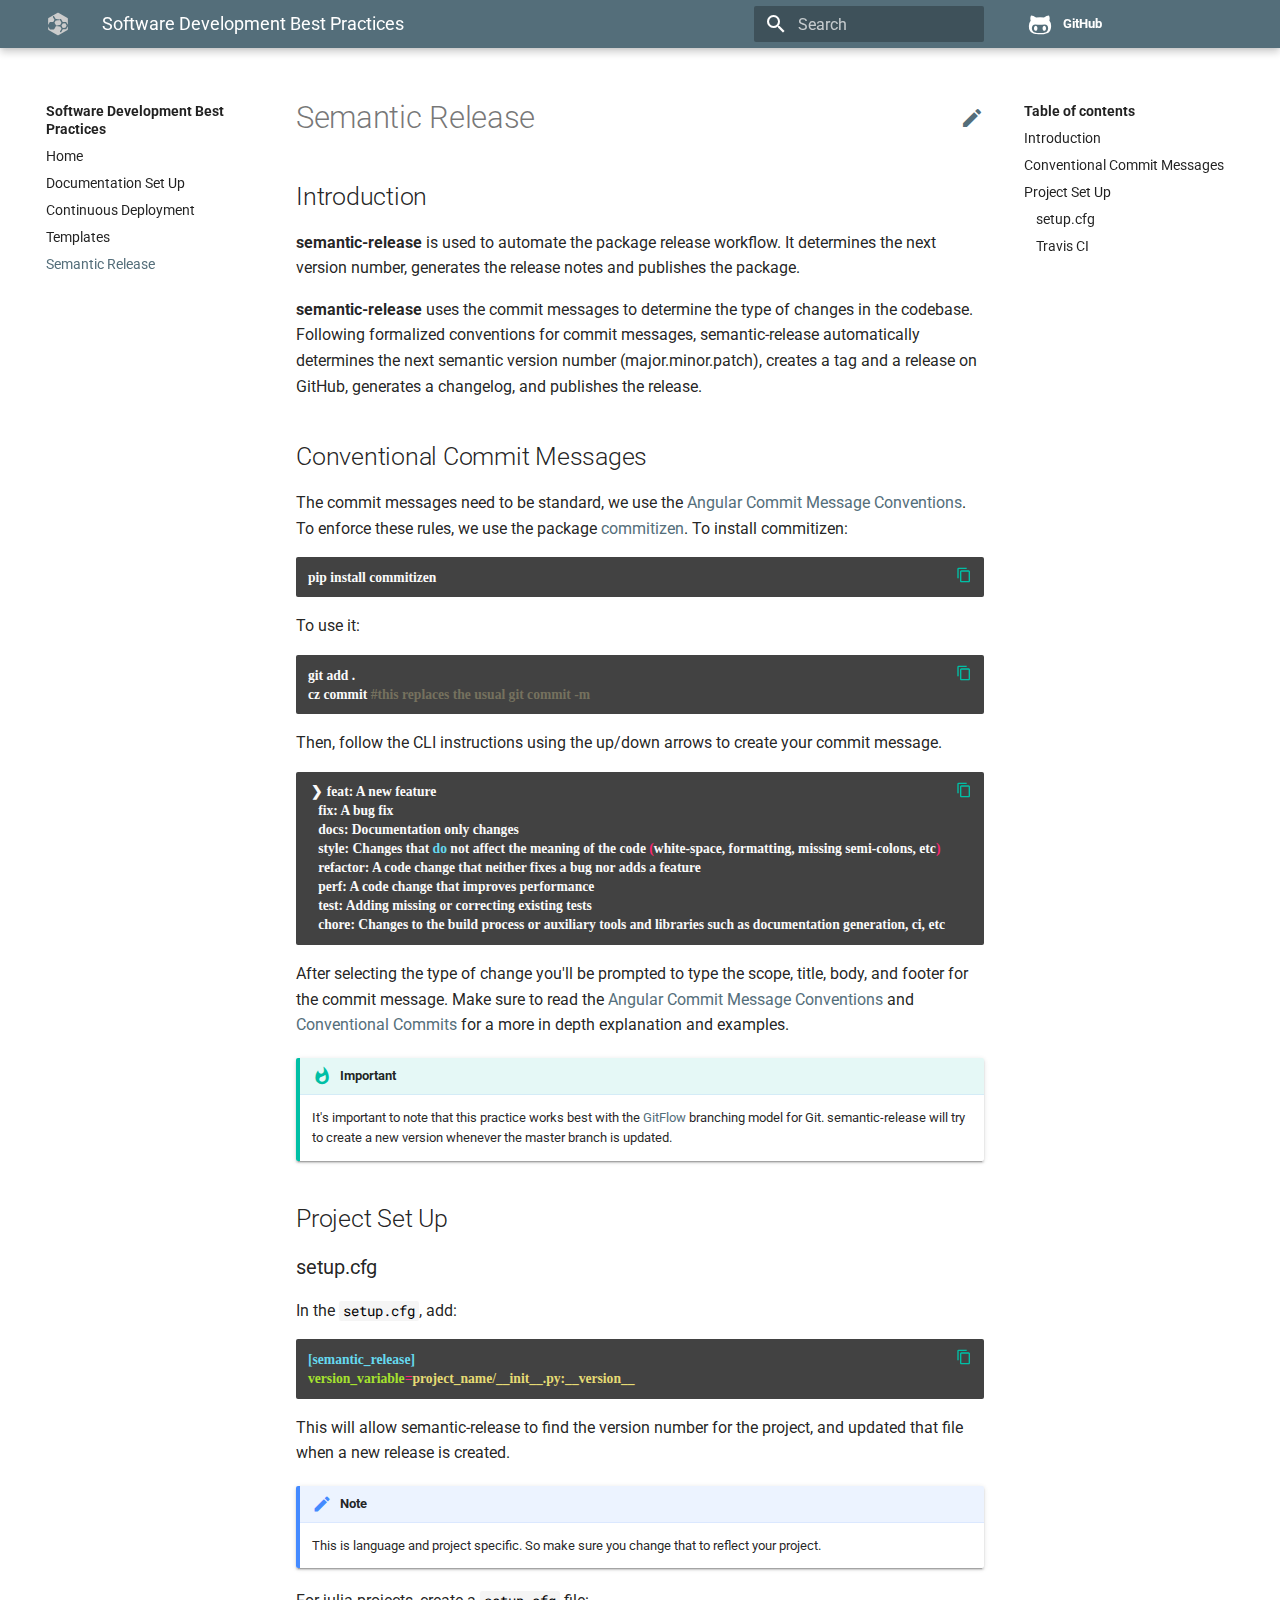
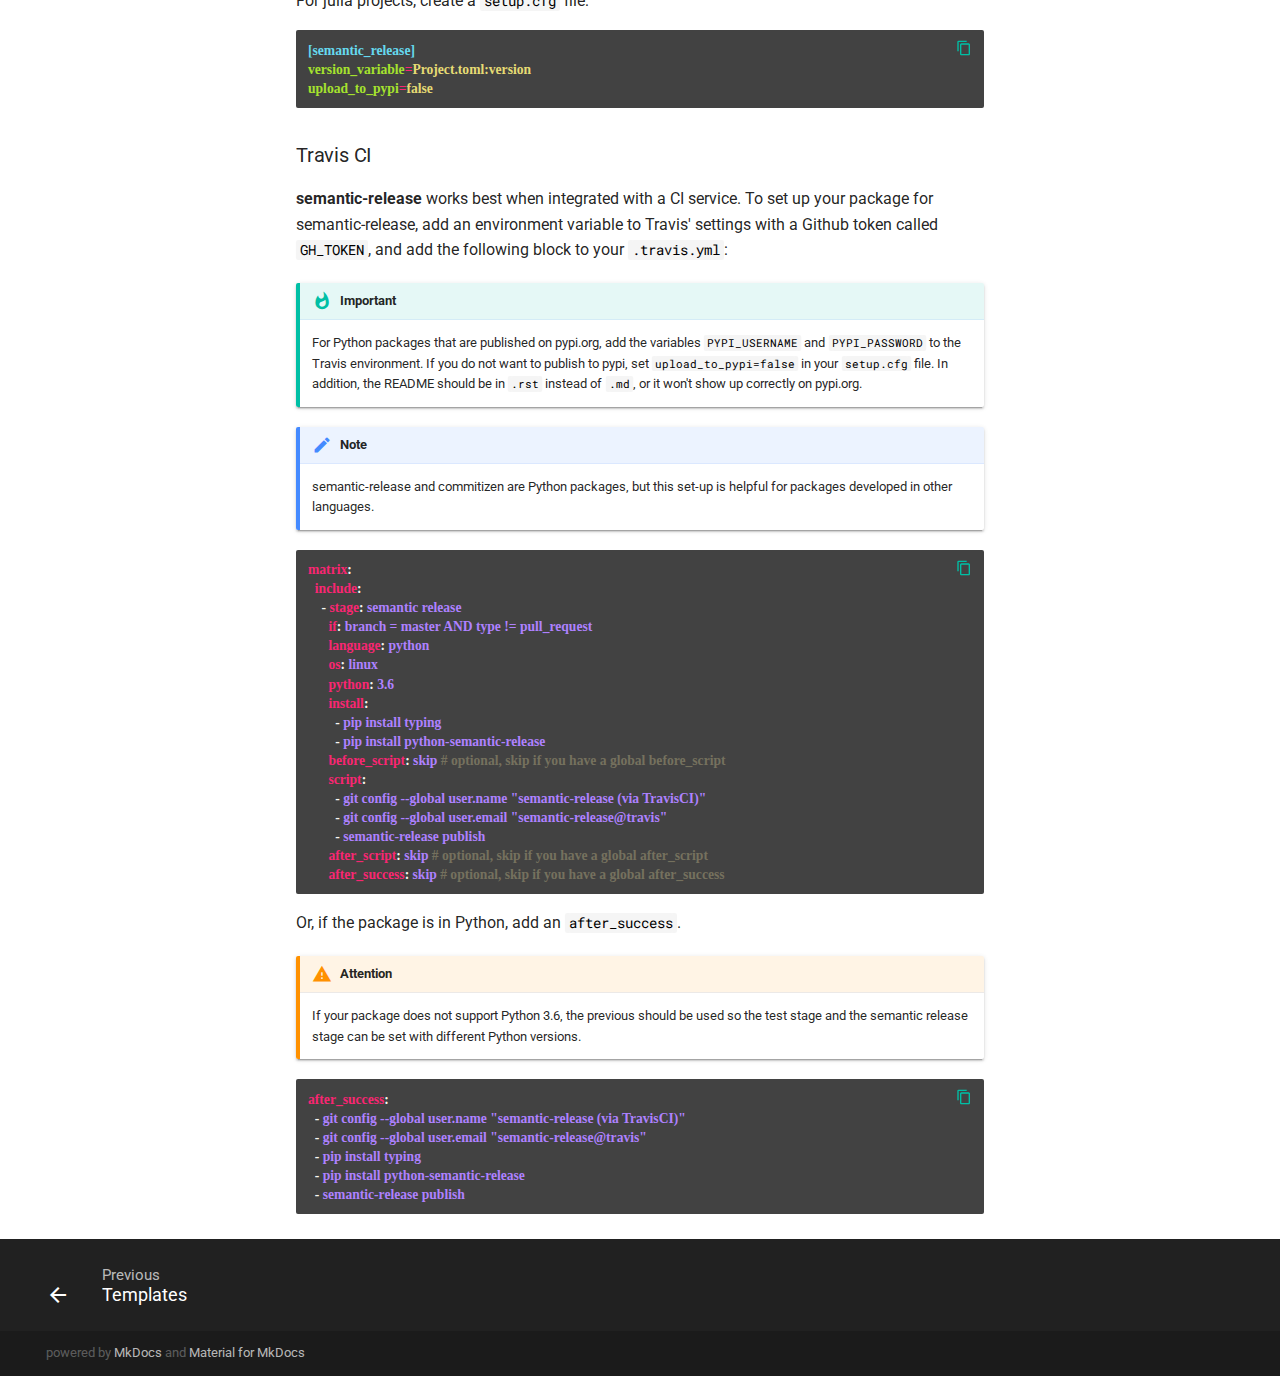
<file: semantic_release/index.html>
<!DOCTYPE html>
<html lang="en" class="no-js">
  <head>
    
      <meta charset="utf-8">
      <meta name="viewport" content="width=device-width,initial-scale=1">
      <meta http-equiv="x-ua-compatible" content="ie=edge">
      
        <meta name="description" content="Documentation templates and best-practices for Brown's Computational Biology Core.">
      
      
        <link rel="canonical" href="https://compbiocore.github.io/semantic_release/">
      
      
        <meta name="author" content="Fernando Gelin">
      
      
        <meta name="lang:clipboard.copy" content="Copy to clipboard">
      
        <meta name="lang:clipboard.copied" content="Copied to clipboard">
      
        <meta name="lang:search.language" content="en">
      
        <meta name="lang:search.pipeline.stopwords" content="True">
      
        <meta name="lang:search.pipeline.trimmer" content="True">
      
        <meta name="lang:search.result.none" content="No matching documents">
      
        <meta name="lang:search.result.one" content="1 matching document">
      
        <meta name="lang:search.result.other" content="# matching documents">
      
        <meta name="lang:search.tokenizer" content="[\s\-]+">
      
      <link rel="shortcut icon" href="../assets/images/favicon.png">
      <meta name="generator" content="mkdocs-1.0, mkdocs-material-3.0.3">
    
    
      
        <title>Semantic Release - Software Development Best Practices</title>
      
    
    
      <link rel="stylesheet" href="../assets/stylesheets/application.451f80e5.css">
      
        <link rel="stylesheet" href="../assets/stylesheets/application-palette.22915126.css">
      
      
        
        
        <meta name="theme-color" content="#546e7a">
      
    
    
      <script src="../assets/javascripts/modernizr.1aa3b519.js"></script>
    
    
      <link href="https://fonts.gstatic.com" rel="preconnect" crossorigin>
      
        <link rel="stylesheet" href="https://fonts.googleapis.com/css?family=Roboto:300,400,400i,700|Roboto+Mono">
        <style>body,input{font-family:"Roboto","Helvetica Neue",Helvetica,Arial,sans-serif}code,kbd,pre{font-family:"Roboto Mono","Courier New",Courier,monospace}</style>
      
    
    <link rel="stylesheet" href="../assets/fonts/material-icons.css">
    
      <link rel="stylesheet" href="../styles/dark_mode.css">
    
    
  </head>
  
    
    
    <body dir="ltr" data-md-color-primary="blue-grey" data-md-color-accent="indigo">
  
    <svg class="md-svg">
      <defs>
        
        
          <svg xmlns="http://www.w3.org/2000/svg" width="416" height="448"
    viewBox="0 0 416 448" id="__github">
  <path fill="currentColor" d="M160 304q0 10-3.125 20.5t-10.75 19-18.125
        8.5-18.125-8.5-10.75-19-3.125-20.5 3.125-20.5 10.75-19 18.125-8.5
        18.125 8.5 10.75 19 3.125 20.5zM320 304q0 10-3.125 20.5t-10.75
        19-18.125 8.5-18.125-8.5-10.75-19-3.125-20.5 3.125-20.5 10.75-19
        18.125-8.5 18.125 8.5 10.75 19 3.125 20.5zM360
        304q0-30-17.25-51t-46.75-21q-10.25 0-48.75 5.25-17.75 2.75-39.25
        2.75t-39.25-2.75q-38-5.25-48.75-5.25-29.5 0-46.75 21t-17.25 51q0 22 8
        38.375t20.25 25.75 30.5 15 35 7.375 37.25 1.75h42q20.5 0
        37.25-1.75t35-7.375 30.5-15 20.25-25.75 8-38.375zM416 260q0 51.75-15.25
        82.75-9.5 19.25-26.375 33.25t-35.25 21.5-42.5 11.875-42.875 5.5-41.75
        1.125q-19.5 0-35.5-0.75t-36.875-3.125-38.125-7.5-34.25-12.875-30.25-20.25-21.5-28.75q-15.5-30.75-15.5-82.75
        0-59.25 34-99-6.75-20.5-6.75-42.5 0-29 12.75-54.5 27 0 47.5 9.875t47.25
        30.875q36.75-8.75 77.25-8.75 37 0 70 8 26.25-20.5
        46.75-30.25t47.25-9.75q12.75 25.5 12.75 54.5 0 21.75-6.75 42 34 40 34
        99.5z" />
</svg>
        
      </defs>
    </svg>
    <input class="md-toggle" data-md-toggle="drawer" type="checkbox" id="__drawer" autocomplete="off">
    <input class="md-toggle" data-md-toggle="search" type="checkbox" id="__search" autocomplete="off">
    <label class="md-overlay" data-md-component="overlay" for="__drawer"></label>
    
      <a href="../#introduction" tabindex="1" class="md-skip">
        Skip to content
      </a>
    
    
      <header class="md-header" data-md-component="header">
  <nav class="md-header-nav md-grid">
    <div class="md-flex">
      <div class="md-flex__cell md-flex__cell--shrink">
        <a href="https://compbiocore.github.io/" title="Software Development Best Practices" class="md-header-nav__button md-logo">
          
            <img src="../images/cbc-logo.svg" width="24" height="24">
          
        </a>
      </div>
      <div class="md-flex__cell md-flex__cell--shrink">
        <label class="md-icon md-icon--menu md-header-nav__button" for="__drawer"></label>
      </div>
      <div class="md-flex__cell md-flex__cell--stretch">
        <div class="md-flex__ellipsis md-header-nav__title" data-md-component="title">
          
            
              <span class="md-header-nav__topic">
                Software Development Best Practices
              </span>
              <span class="md-header-nav__topic">
                Semantic Release
              </span>
            
          
        </div>
      </div>
      <div class="md-flex__cell md-flex__cell--shrink">
        
          
            <label class="md-icon md-icon--search md-header-nav__button" for="__search"></label>
            
<div class="md-search" data-md-component="search" role="dialog">
  <label class="md-search__overlay" for="__search"></label>
  <div class="md-search__inner" role="search">
    <form class="md-search__form" name="search">
      <input type="text" class="md-search__input" name="query" placeholder="Search" autocapitalize="off" autocorrect="off" autocomplete="off" spellcheck="false" data-md-component="query" data-md-state="active">
      <label class="md-icon md-search__icon" for="__search"></label>
      <button type="reset" class="md-icon md-search__icon" data-md-component="reset" tabindex="-1">
        &#xE5CD;
      </button>
    </form>
    <div class="md-search__output">
      <div class="md-search__scrollwrap" data-md-scrollfix>
        <div class="md-search-result" data-md-component="result">
          <div class="md-search-result__meta">
            Type to start searching
          </div>
          <ol class="md-search-result__list"></ol>
        </div>
      </div>
    </div>
  </div>
</div>
          
        
      </div>
      
        <div class="md-flex__cell md-flex__cell--shrink">
          <div class="md-header-nav__source">
            


  


  <a href="https://github.com/compbiocore/cbc-documentation-templates/" title="Go to repository" class="md-source" data-md-source="github">
    
      <div class="md-source__icon">
        <svg viewBox="0 0 24 24" width="24" height="24">
          <use xlink:href="#__github" width="24" height="24"></use>
        </svg>
      </div>
    
    <div class="md-source__repository">
      GitHub
    </div>
  </a>

          </div>
        </div>
      
    </div>
  </nav>
</header>
    
    <div class="md-container">
      
        
      
      
      <main class="md-main">
        <div class="md-main__inner md-grid" data-md-component="container">
          
            
              <div class="md-sidebar md-sidebar--primary" data-md-component="navigation">
                <div class="md-sidebar__scrollwrap">
                  <div class="md-sidebar__inner">
                    <nav class="md-nav md-nav--primary" data-md-level="0">
  <label class="md-nav__title md-nav__title--site" for="__drawer">
    <a href="https://compbiocore.github.io/" title="Software Development Best Practices" class="md-nav__button md-logo">
      
        <img src="../images/cbc-logo.svg" width="48" height="48">
      
    </a>
    Software Development Best Practices
  </label>
  
    <div class="md-nav__source">
      


  


  <a href="https://github.com/compbiocore/cbc-documentation-templates/" title="Go to repository" class="md-source" data-md-source="github">
    
      <div class="md-source__icon">
        <svg viewBox="0 0 24 24" width="24" height="24">
          <use xlink:href="#__github" width="24" height="24"></use>
        </svg>
      </div>
    
    <div class="md-source__repository">
      GitHub
    </div>
  </a>

    </div>
  
  <ul class="md-nav__list" data-md-scrollfix>
    
      
      
      


  <li class="md-nav__item">
    <a href=".." title="Home" class="md-nav__link">
      Home
    </a>
  </li>

    
      
      
      


  <li class="md-nav__item">
    <a href="../mkdocs/" title="Documentation Set Up" class="md-nav__link">
      Documentation Set Up
    </a>
  </li>

    
      
      
      


  <li class="md-nav__item">
    <a href="../index_site/" title="Continuous Deployment" class="md-nav__link">
      Continuous Deployment
    </a>
  </li>

    
      
      
      


  <li class="md-nav__item">
    <a href="../readme/" title="Templates" class="md-nav__link">
      Templates
    </a>
  </li>

    
      
      
      

  


  <li class="md-nav__item md-nav__item--active">
    
    <input class="md-toggle md-nav__toggle" data-md-toggle="toc" type="checkbox" id="__toc">
    
    
      <label class="md-nav__link md-nav__link--active" for="__toc">
        Semantic Release
      </label>
    
    <a href="./" title="Semantic Release" class="md-nav__link md-nav__link--active">
      Semantic Release
    </a>
    
      
<nav class="md-nav md-nav--secondary">
  
  
  
    <label class="md-nav__title" for="__toc">Table of contents</label>
    <ul class="md-nav__list" data-md-scrollfix>
      
        <li class="md-nav__item">
  <a href="#introduction" title="Introduction" class="md-nav__link">
    Introduction
  </a>
  
</li>
      
        <li class="md-nav__item">
  <a href="#conventional-commit-messages" title="Conventional Commit Messages" class="md-nav__link">
    Conventional Commit Messages
  </a>
  
</li>
      
        <li class="md-nav__item">
  <a href="#project-set-up" title="Project Set Up" class="md-nav__link">
    Project Set Up
  </a>
  
    <nav class="md-nav">
      <ul class="md-nav__list">
        
          <li class="md-nav__item">
  <a href="#setupcfg" title="setup.cfg" class="md-nav__link">
    setup.cfg
  </a>
  
</li>
        
          <li class="md-nav__item">
  <a href="#travis-ci" title="Travis CI" class="md-nav__link">
    Travis CI
  </a>
  
</li>
        
      </ul>
    </nav>
  
</li>
      
      
      
      
      
    </ul>
  
</nav>
    
  </li>

    
  </ul>
</nav>
                  </div>
                </div>
              </div>
            
            
              <div class="md-sidebar md-sidebar--secondary" data-md-component="toc">
                <div class="md-sidebar__scrollwrap">
                  <div class="md-sidebar__inner">
                    
<nav class="md-nav md-nav--secondary">
  
  
  
    <label class="md-nav__title" for="__toc">Table of contents</label>
    <ul class="md-nav__list" data-md-scrollfix>
      
        <li class="md-nav__item">
  <a href="#introduction" title="Introduction" class="md-nav__link">
    Introduction
  </a>
  
</li>
      
        <li class="md-nav__item">
  <a href="#conventional-commit-messages" title="Conventional Commit Messages" class="md-nav__link">
    Conventional Commit Messages
  </a>
  
</li>
      
        <li class="md-nav__item">
  <a href="#project-set-up" title="Project Set Up" class="md-nav__link">
    Project Set Up
  </a>
  
    <nav class="md-nav">
      <ul class="md-nav__list">
        
          <li class="md-nav__item">
  <a href="#setupcfg" title="setup.cfg" class="md-nav__link">
    setup.cfg
  </a>
  
</li>
        
          <li class="md-nav__item">
  <a href="#travis-ci" title="Travis CI" class="md-nav__link">
    Travis CI
  </a>
  
</li>
        
      </ul>
    </nav>
  
</li>
      
      
      
      
      
    </ul>
  
</nav>
                  </div>
                </div>
              </div>
            
          
          <div class="md-content">
            <article class="md-content__inner md-typeset">
              
                
                  <a href="https://github.com/compbiocore/cbc-documentation-templates/edit/master/docs/semantic_release.md" title="Edit this page" class="md-icon md-content__icon">&#xE3C9;</a>
                
                
                  <h1>Semantic Release</h1>
                
                <h2 id="introduction">Introduction</h2>
<p><strong>semantic-release</strong> is used to automate the package release workflow. It determines the next version number, generates the release notes and publishes the package.</p>
<p><strong>semantic-release</strong> uses the commit messages to determine the type of changes in the codebase. Following formalized conventions for commit messages, semantic-release automatically determines the next semantic version number (major.minor.patch), creates a tag and a release on GitHub, generates a changelog, and publishes the release.</p>
<h2 id="conventional-commit-messages">Conventional Commit Messages</h2>
<p>The commit messages need to be standard, we use the <a href="https://github.com/angular/angular.js/blob/master/DEVELOPERS.md#-git-commit-guidelines">Angular Commit Message Conventions</a>. To enforce these rules, we use the package <a href="https://pypi.org/project/commitizen/">commitizen</a>.
To install commitizen:</p>
<div class="codehilite"><pre><span></span>pip install commitizen
</pre></div>


<p>To use it:</p>
<div class="codehilite"><pre><span></span>git add .
cz commit <span class="c1">#this replaces the usual git commit -m</span>
</pre></div>


<p>Then, follow the CLI instructions using the up/down arrows to create your commit message.</p>
<div class="codehilite"><pre><span></span> ❯ feat: A new feature
   fix: A bug fix
   docs: Documentation only changes
   style: Changes that <span class="k">do</span> not affect the meaning of the code <span class="o">(</span>white-space, formatting, missing semi-colons, etc<span class="o">)</span>
   refactor: A code change that neither fixes a bug nor adds a feature
   perf: A code change that improves performance
   test: Adding missing or correcting existing tests
   chore: Changes to the build process or auxiliary tools and libraries such as documentation generation, ci, etc
</pre></div>


<p>After selecting the type of change you'll be prompted to type the scope, title, body, and footer for the commit message.
Make sure to read the <a href="https://github.com/angular/angular.js/blob/master/DEVELOPERS.md#-git-commit-guidelines">Angular Commit Message Conventions</a> and <a href="https://www.conventionalcommits.org/en/v1.0.0-beta.2/">Conventional Commits</a> for a more in depth explanation and examples.</p>
<div class="admonition important">
<p class="admonition-title">Important</p>
<p>It's important to note that this practice works best with the <a href="https://datasift.github.io/gitflow/IntroducingGitFlow.html">GitFlow</a> branching model for Git. semantic-release will try to create a new version whenever the master branch is updated.</p>
</div>
<h2 id="project-set-up">Project Set Up</h2>
<h3 id="setupcfg">setup.cfg</h3>
<p>In the <code>setup.cfg</code>, add:</p>
<div class="codehilite"><pre><span></span><span class="k">[semantic_release]</span>
<span class="na">version_variable</span><span class="o">=</span><span class="s">project_name/__init__.py:__version__</span>
</pre></div>


<p>This will allow semantic-release to find the version number for the project, and updated that file when a new release is created.</p>
<div class="admonition note">
<p class="admonition-title">Note</p>
<p>This is language and project specific. So make sure you change that to reflect your project.</p>
</div>
<p>For julia projects, create a <code>setup.cfg</code> file:</p>
<div class="codehilite"><pre><span></span><span class="k">[semantic_release]</span>
<span class="na">version_variable</span><span class="o">=</span><span class="s">Project.toml:version</span>
<span class="na">upload_to_pypi</span><span class="o">=</span><span class="s">false</span>
</pre></div>


<h3 id="travis-ci">Travis CI</h3>
<p><strong>semantic-release</strong> works best when integrated with a CI service. To set up your package for semantic-release, add an environment variable to Travis' settings with a Github token called <code>GH_TOKEN</code>, and add the following block to your <code>.travis.yml</code>:</p>
<div class="admonition important">
<p class="admonition-title">Important</p>
<p>For Python packages that are published on pypi.org, add the variables <code>PYPI_USERNAME</code> and <code>PYPI_PASSWORD</code> to the Travis environment. If you do not want to publish to pypi, set <code>upload_to_pypi=false</code> in your <code>setup.cfg</code> file.
In addition, the README should be in <code>.rst</code> instead of <code>.md</code>, or it won't show up correctly on pypi.org.</p>
</div>
<div class="admonition note">
<p class="admonition-title">Note</p>
<p>semantic-release and commitizen are Python packages, but this set-up is helpful for packages developed in other languages.</p>
</div>
<div class="codehilite"><pre><span></span><span class="nt">matrix</span><span class="p">:</span>
  <span class="nt">include</span><span class="p">:</span>
    <span class="p p-Indicator">-</span> <span class="nt">stage</span><span class="p">:</span> <span class="l l-Scalar l-Scalar-Plain">semantic release</span>
      <span class="nt">if</span><span class="p">:</span> <span class="l l-Scalar l-Scalar-Plain">branch = master AND type != pull_request</span>
      <span class="nt">language</span><span class="p">:</span> <span class="l l-Scalar l-Scalar-Plain">python</span>
      <span class="nt">os</span><span class="p">:</span> <span class="l l-Scalar l-Scalar-Plain">linux</span>
      <span class="nt">python</span><span class="p">:</span> <span class="l l-Scalar l-Scalar-Plain">3.6</span>
      <span class="nt">install</span><span class="p">:</span>
        <span class="p p-Indicator">-</span> <span class="l l-Scalar l-Scalar-Plain">pip install typing</span>
        <span class="p p-Indicator">-</span> <span class="l l-Scalar l-Scalar-Plain">pip install python-semantic-release</span>
      <span class="nt">before_script</span><span class="p">:</span> <span class="l l-Scalar l-Scalar-Plain">skip</span> <span class="c1"># optional, skip if you have a global before_script</span>
      <span class="nt">script</span><span class="p">:</span>
        <span class="p p-Indicator">-</span> <span class="l l-Scalar l-Scalar-Plain">git config --global user.name &quot;semantic-release (via TravisCI)&quot;</span>
        <span class="p p-Indicator">-</span> <span class="l l-Scalar l-Scalar-Plain">git config --global user.email &quot;semantic-release@travis&quot;</span>
        <span class="p p-Indicator">-</span> <span class="l l-Scalar l-Scalar-Plain">semantic-release publish</span>
      <span class="nt">after_script</span><span class="p">:</span> <span class="l l-Scalar l-Scalar-Plain">skip</span> <span class="c1"># optional, skip if you have a global after_script</span>
      <span class="nt">after_success</span><span class="p">:</span> <span class="l l-Scalar l-Scalar-Plain">skip</span> <span class="c1"># optional, skip if you have a global after_success</span>
</pre></div>


<p>Or, if the package is in Python, add an <code>after_success</code>.  </p>
<div class="admonition attention">
<p class="admonition-title">Attention</p>
<p>If your package does not support Python 3.6, the previous should be used so the test stage and the semantic release stage can be set with different Python versions.</p>
</div>
<div class="codehilite"><pre><span></span><span class="nt">after_success</span><span class="p">:</span>
  <span class="p p-Indicator">-</span> <span class="l l-Scalar l-Scalar-Plain">git config --global user.name &quot;semantic-release (via TravisCI)&quot;</span>
  <span class="p p-Indicator">-</span> <span class="l l-Scalar l-Scalar-Plain">git config --global user.email &quot;semantic-release@travis&quot;</span>
  <span class="p p-Indicator">-</span> <span class="l l-Scalar l-Scalar-Plain">pip install typing</span>
  <span class="p p-Indicator">-</span> <span class="l l-Scalar l-Scalar-Plain">pip install python-semantic-release</span>
  <span class="p p-Indicator">-</span> <span class="l l-Scalar l-Scalar-Plain">semantic-release publish</span>
</pre></div>
                
                  
                
              
              
                


              
            </article>
          </div>
        </div>
      </main>
      
        
<footer class="md-footer">
  
    <div class="md-footer-nav">
      <nav class="md-footer-nav__inner md-grid">
        
          <a href="../readme/" title="Templates" class="md-flex md-footer-nav__link md-footer-nav__link--prev" rel="prev">
            <div class="md-flex__cell md-flex__cell--shrink">
              <i class="md-icon md-icon--arrow-back md-footer-nav__button"></i>
            </div>
            <div class="md-flex__cell md-flex__cell--stretch md-footer-nav__title">
              <span class="md-flex__ellipsis">
                <span class="md-footer-nav__direction">
                  Previous
                </span>
                Templates
              </span>
            </div>
          </a>
        
        
      </nav>
    </div>
  
  <div class="md-footer-meta md-typeset">
    <div class="md-footer-meta__inner md-grid">
      <div class="md-footer-copyright">
        
        powered by
        <a href="https://www.mkdocs.org">MkDocs</a>
        and
        <a href="https://squidfunk.github.io/mkdocs-material/">
          Material for MkDocs</a>
      </div>
      
        
      
    </div>
  </div>
</footer>
      
    </div>
    
      <script src="../assets/javascripts/application.583bbe55.js"></script>
      
      <script>app.initialize({version:"1.0",url:{base:".."}})</script>
      
    
    
      
    
  </body>
</html>
</file>
<file: assets/stylesheets/application.451f80e5.css>
@charset "UTF-8";
html {
  box-sizing: border-box; }

*,
*::before,
*::after {
  box-sizing: inherit; }

html {
  -webkit-text-size-adjust: none;
     -moz-text-size-adjust: none;
      -ms-text-size-adjust: none;
          text-size-adjust: none; }

body {
  margin: 0; }

hr {
  overflow: visible;
  box-sizing: content-box; }

a {
  -webkit-text-decoration-skip: objects; }

a,
button,
label,
input {
  -webkit-tap-highlight-color: transparent; }

a {
  color: inherit;
  text-decoration: none; }

small {
  font-size: 80%; }

sub,
sup {
  position: relative;
  font-size: 80%;
  line-height: 0;
  vertical-align: baseline; }

sub {
  bottom: -0.25em; }

sup {
  top: -0.5em; }

img {
  border-style: none; }

table {
  border-collapse: separate;
  border-spacing: 0; }

td,
th {
  font-weight: normal;
  vertical-align: top; }

button {
  margin: 0;
  padding: 0;
  border: 0;
  outline-style: none;
  background: transparent;
  font-size: inherit; }

input {
  border: 0;
  outline: 0; }

.md-icon, .md-clipboard::before, .md-nav__title::before, .md-nav__button, .md-nav__link::after, .md-search-result__article--document::before, .md-source-file::before, .md-typeset .admonition > .admonition-title::before, .md-typeset details > .admonition-title::before, .md-typeset .admonition > summary::before, .md-typeset details > summary::before, .md-typeset .footnote-backref, .md-typeset .critic.comment::before, .md-typeset summary::after, .md-typeset .task-list-control .task-list-indicator::before {
  font-family: "Material Icons";
  font-style: normal;
  font-variant: normal;
  font-weight: normal;
  line-height: 1;
  text-transform: none;
  white-space: nowrap;
  speak: none;
  word-wrap: normal;
  direction: ltr; }
  .md-content__icon, .md-header-nav__button, .md-footer-nav__button, .md-nav__title::before, .md-nav__button, .md-search-result__article--document::before {
    display: inline-block;
    margin: 0.4rem;
    padding: 0.8rem;
    font-size: 2.4rem;
    cursor: pointer; }

.md-icon--arrow-back::before {
  content: "\E5C4"; }

.md-icon--arrow-forward::before {
  content: "\E5C8"; }

.md-icon--menu::before {
  content: "\E5D2"; }

.md-icon--search::before {
  content: "\E8B6"; }

[dir="rtl"] .md-icon--arrow-back::before {
  content: "\E5C8"; }

[dir="rtl"] .md-icon--arrow-forward::before {
  content: "\E5C4"; }

body {
  -webkit-font-smoothing: antialiased;
  -moz-osx-font-smoothing: grayscale; }

body,
input {
  color: rgba(0, 0, 0, 0.87);
  -webkit-font-feature-settings: "kern", "liga";
          font-feature-settings: "kern", "liga";
  font-family: "Helvetica Neue", Helvetica, Arial, sans-serif; }

pre,
code,
kbd {
  color: rgba(0, 0, 0, 0.87);
  -webkit-font-feature-settings: "kern";
          font-feature-settings: "kern";
  font-family: "Courier New", Courier, monospace; }

.md-typeset {
  font-size: 1.6rem;
  line-height: 1.6;
  -webkit-print-color-adjust: exact; }
  .md-typeset p,
  .md-typeset ul,
  .md-typeset ol,
  .md-typeset blockquote {
    margin: 1em 0; }
  .md-typeset h1 {
    margin: 0 0 4rem;
    color: rgba(0, 0, 0, 0.54);
    font-size: 3.125rem;
    font-weight: 300;
    letter-spacing: -0.01em;
    line-height: 1.3; }
  .md-typeset h2 {
    margin: 4rem 0 1.6rem;
    font-size: 2.5rem;
    font-weight: 300;
    letter-spacing: -0.01em;
    line-height: 1.4; }
  .md-typeset h3 {
    margin: 3.2rem 0 1.6rem;
    font-size: 2rem;
    font-weight: 400;
    letter-spacing: -0.01em;
    line-height: 1.5; }
  .md-typeset h2 + h3 {
    margin-top: 1.6rem; }
  .md-typeset h4 {
    margin: 1.6rem 0;
    font-size: 1.6rem;
    font-weight: 700;
    letter-spacing: -0.01em; }
  .md-typeset h5,
  .md-typeset h6 {
    margin: 1.6rem 0;
    color: rgba(0, 0, 0, 0.54);
    font-size: 1.28rem;
    font-weight: 700;
    letter-spacing: -0.01em; }
  .md-typeset h5 {
    text-transform: uppercase; }
  .md-typeset hr {
    margin: 1.5em 0;
    border-bottom: 0.1rem dotted rgba(0, 0, 0, 0.26); }
  .md-typeset a {
    color: #3f51b5;
    word-break: break-word; }
    .md-typeset a, .md-typeset a::before {
      transition: color 0.125s; }
    .md-typeset a:hover, .md-typeset a:active {
      color: #536dfe; }
  .md-typeset code,
  .md-typeset pre {
    background-color: rgba(236, 236, 236, 0.5);
    color: #37474F;
    font-size: 85%;
    direction: ltr; }
  .md-typeset code {
    margin: 0 0.29412em;
    padding: 0.07353em 0;
    border-radius: 0.2rem;
    box-shadow: 0.29412em 0 0 rgba(236, 236, 236, 0.5), -0.29412em 0 0 rgba(236, 236, 236, 0.5);
    word-break: break-word;
    -webkit-box-decoration-break: clone;
            box-decoration-break: clone; }
  .md-typeset h1 code,
  .md-typeset h2 code,
  .md-typeset h3 code,
  .md-typeset h4 code,
  .md-typeset h5 code,
  .md-typeset h6 code {
    margin: 0;
    background-color: transparent;
    box-shadow: none; }
  .md-typeset a > code {
    margin: inherit;
    padding: inherit;
    border-radius: none;
    background-color: inherit;
    color: inherit;
    box-shadow: none; }
  .md-typeset pre {
    position: relative;
    margin: 1em 0;
    border-radius: 0.2rem;
    line-height: 1.4;
    -webkit-overflow-scrolling: touch; }
    .md-typeset pre > code {
      display: block;
      margin: 0;
      padding: 1.05rem 1.2rem;
      background-color: transparent;
      font-size: inherit;
      box-shadow: none;
      -webkit-box-decoration-break: none;
              box-decoration-break: none;
      overflow: auto; }
      .md-typeset pre > code::-webkit-scrollbar {
        width: 0.4rem;
        height: 0.4rem; }
      .md-typeset pre > code::-webkit-scrollbar-thumb {
        background-color: rgba(0, 0, 0, 0.26); }
        .md-typeset pre > code::-webkit-scrollbar-thumb:hover {
          background-color: #536dfe; }
  .md-typeset kbd {
    padding: 0 0.29412em;
    border: 0.1rem solid #c9c9c9;
    border-radius: 0.3rem;
    border-bottom-color: #bcbcbc;
    background-color: #FCFCFC;
    color: #555555;
    font-size: 85%;
    box-shadow: 0 0.1rem 0 #b0b0b0;
    word-break: break-word; }
  .md-typeset mark {
    margin: 0 0.25em;
    padding: 0.0625em 0;
    border-radius: 0.2rem;
    background-color: rgba(255, 235, 59, 0.5);
    box-shadow: 0.25em 0 0 rgba(255, 235, 59, 0.5), -0.25em 0 0 rgba(255, 235, 59, 0.5);
    word-break: break-word;
    -webkit-box-decoration-break: clone;
            box-decoration-break: clone; }
  .md-typeset abbr {
    border-bottom: 0.1rem dotted rgba(0, 0, 0, 0.54);
    text-decoration: none;
    cursor: help; }
  .md-typeset small {
    opacity: 0.75; }
  .md-typeset sup,
  .md-typeset sub {
    margin-left: 0.07812em; }
    [dir="rtl"] .md-typeset sup, [dir="rtl"]
    .md-typeset sub {
      margin-right: 0.07812em;
      margin-left: initial; }
  .md-typeset blockquote {
    padding-left: 1.2rem;
    border-left: 0.4rem solid rgba(0, 0, 0, 0.26);
    color: rgba(0, 0, 0, 0.54); }
    [dir="rtl"] .md-typeset blockquote {
      padding-right: 1.2rem;
      padding-left: initial;
      border-right: 0.4rem solid rgba(0, 0, 0, 0.26);
      border-left: initial; }
  .md-typeset ul {
    list-style-type: disc; }
  .md-typeset ul,
  .md-typeset ol {
    margin-left: 0.625em;
    padding: 0; }
    [dir="rtl"] .md-typeset ul, [dir="rtl"]
    .md-typeset ol {
      margin-right: 0.625em;
      margin-left: initial; }
    .md-typeset ul ol,
    .md-typeset ol ol {
      list-style-type: lower-alpha; }
      .md-typeset ul ol ol,
      .md-typeset ol ol ol {
        list-style-type: lower-roman; }
    .md-typeset ul li,
    .md-typeset ol li {
      margin-bottom: 0.5em;
      margin-left: 1.25em; }
      [dir="rtl"] .md-typeset ul li, [dir="rtl"]
      .md-typeset ol li {
        margin-right: 1.25em;
        margin-left: initial; }
      .md-typeset ul li p,
      .md-typeset ul li blockquote,
      .md-typeset ol li p,
      .md-typeset ol li blockquote {
        margin: 0.5em 0; }
      .md-typeset ul li:last-child,
      .md-typeset ol li:last-child {
        margin-bottom: 0; }
      .md-typeset ul li ul,
      .md-typeset ul li ol,
      .md-typeset ol li ul,
      .md-typeset ol li ol {
        margin: 0.5em 0 0.5em 0.625em; }
        [dir="rtl"] .md-typeset ul li ul, [dir="rtl"]
        .md-typeset ul li ol, [dir="rtl"]
        .md-typeset ol li ul, [dir="rtl"]
        .md-typeset ol li ol {
          margin-right: 0.625em;
          margin-left: initial; }
  .md-typeset dd {
    margin: 1em 0 1em 1.875em; }
    [dir="rtl"] .md-typeset dd {
      margin-right: 1.875em;
      margin-left: initial; }
  .md-typeset iframe,
  .md-typeset img,
  .md-typeset svg {
    max-width: 100%; }
  .md-typeset table:not([class]) {
    box-shadow: 0 2px 2px 0 rgba(0, 0, 0, 0.14), 0 1px 5px 0 rgba(0, 0, 0, 0.12), 0 3px 1px -2px rgba(0, 0, 0, 0.2);
    display: inline-block;
    max-width: 100%;
    border-radius: 0.2rem;
    font-size: 1.28rem;
    overflow: auto;
    -webkit-overflow-scrolling: touch; }
    .md-typeset table:not([class]) + * {
      margin-top: 1.5em; }
    .md-typeset table:not([class]) th:not([align]),
    .md-typeset table:not([class]) td:not([align]) {
      text-align: left; }
      [dir="rtl"] .md-typeset table:not([class]) th:not([align]), [dir="rtl"]
      .md-typeset table:not([class]) td:not([align]) {
        text-align: right; }
    .md-typeset table:not([class]) th {
      min-width: 10rem;
      padding: 1.2rem 1.6rem;
      background-color: rgba(0, 0, 0, 0.54);
      color: white;
      vertical-align: top; }
    .md-typeset table:not([class]) td {
      padding: 1.2rem 1.6rem;
      border-top: 0.1rem solid rgba(0, 0, 0, 0.07);
      vertical-align: top; }
    .md-typeset table:not([class]) tr:first-child td {
      border-top: 0; }
    .md-typeset table:not([class]) a {
      word-break: normal; }
  .md-typeset__scrollwrap {
    margin: 1em -1.6rem;
    overflow-x: auto;
    -webkit-overflow-scrolling: touch; }
  .md-typeset .md-typeset__table {
    display: inline-block;
    margin-bottom: 0.5em;
    padding: 0 1.6rem; }
    .md-typeset .md-typeset__table table {
      display: table;
      width: 100%;
      margin: 0;
      overflow: hidden; }

html {
  height: 100%;
  font-size: 62.5%;
  overflow-x: hidden; }

body {
  position: relative;
  height: 100%; }

hr {
  display: block;
  height: 0.1rem;
  padding: 0;
  border: 0; }

.md-svg {
  display: none; }

.md-grid {
  max-width: 122rem;
  margin-right: auto;
  margin-left: auto; }

.md-container,
.md-main {
  overflow: auto; }

.md-container {
  display: table;
  width: 100%;
  height: 100%;
  padding-top: 4.8rem;
  table-layout: fixed; }

.md-main {
  display: table-row;
  height: 100%; }
  .md-main__inner {
    height: 100%;
    padding-top: 3rem;
    padding-bottom: 0.1rem; }

.md-toggle {
  display: none; }

.md-overlay {
  position: fixed;
  top: 0;
  width: 0;
  height: 0;
  transition: width   0s 0.25s, height  0s 0.25s, opacity 0.25s;
  background-color: rgba(0, 0, 0, 0.54);
  opacity: 0;
  z-index: 3; }

.md-flex {
  display: table; }
  .md-flex__cell {
    display: table-cell;
    position: relative;
    vertical-align: top; }
    .md-flex__cell--shrink {
      width: 0%; }
    .md-flex__cell--stretch {
      display: table;
      width: 100%;
      table-layout: fixed; }
  .md-flex__ellipsis {
    display: table-cell;
    text-overflow: ellipsis;
    white-space: nowrap;
    overflow: hidden; }

.md-skip {
  position: fixed;
  width: 0.1rem;
  height: 0.1rem;
  margin: 1rem;
  padding: 0.6rem 1rem;
  clip: rect(0.1rem);
  -webkit-transform: translateY(0.8rem);
          transform: translateY(0.8rem);
  border-radius: 0.2rem;
  background-color: rgba(0, 0, 0, 0.87);
  color: white;
  font-size: 1.28rem;
  opacity: 0;
  overflow: hidden; }
  .md-skip:focus {
    width: auto;
    height: auto;
    clip: auto;
    -webkit-transform: translateX(0);
            transform: translateX(0);
    transition: opacity 0.175s 0.075s, -webkit-transform 0.25s cubic-bezier(0.4, 0, 0.2, 1);
    transition: transform 0.25s cubic-bezier(0.4, 0, 0.2, 1), opacity 0.175s 0.075s;
    transition: transform 0.25s cubic-bezier(0.4, 0, 0.2, 1), opacity 0.175s 0.075s, -webkit-transform 0.25s cubic-bezier(0.4, 0, 0.2, 1);
    opacity: 1;
    z-index: 10; }

@page {
  margin: 25mm; }

.md-clipboard {
  position: absolute;
  top: 0.6rem;
  right: 0.6rem;
  width: 2.8rem;
  height: 2.8rem;
  border-radius: 0.2rem;
  font-size: 1.6rem;
  cursor: pointer;
  z-index: 1;
  -webkit-backface-visibility: hidden;
          backface-visibility: hidden; }
  .md-clipboard::before {
    transition: color   0.25s, opacity 0.25s;
    color: rgba(0, 0, 0, 0.07);
    content: "\E14D"; }
    pre:hover .md-clipboard::before,
    .codehilite:hover .md-clipboard::before, .md-typeset .highlight:hover .md-clipboard::before {
      color: rgba(0, 0, 0, 0.54); }
  .md-clipboard:focus::before, .md-clipboard:hover::before {
    color: #536dfe; }
  .md-clipboard__message {
    display: block;
    position: absolute;
    top: 0;
    right: 3.4rem;
    padding: 0.6rem 1rem;
    -webkit-transform: translateX(0.8rem);
            transform: translateX(0.8rem);
    transition: opacity 0.175s, -webkit-transform 0.25s cubic-bezier(0.9, 0.1, 0.9, 0);
    transition: transform 0.25s cubic-bezier(0.9, 0.1, 0.9, 0), opacity 0.175s;
    transition: transform 0.25s cubic-bezier(0.9, 0.1, 0.9, 0), opacity 0.175s, -webkit-transform 0.25s cubic-bezier(0.9, 0.1, 0.9, 0);
    border-radius: 0.2rem;
    background-color: rgba(0, 0, 0, 0.54);
    color: white;
    font-size: 1.28rem;
    white-space: nowrap;
    opacity: 0;
    pointer-events: none; }
    .md-clipboard__message--active {
      -webkit-transform: translateX(0);
              transform: translateX(0);
      transition: opacity 0.175s 0.075s, -webkit-transform 0.25s cubic-bezier(0.4, 0, 0.2, 1);
      transition: transform 0.25s cubic-bezier(0.4, 0, 0.2, 1), opacity 0.175s 0.075s;
      transition: transform 0.25s cubic-bezier(0.4, 0, 0.2, 1), opacity 0.175s 0.075s, -webkit-transform 0.25s cubic-bezier(0.4, 0, 0.2, 1);
      opacity: 1;
      pointer-events: initial; }
    .md-clipboard__message::before {
      content: attr(aria-label); }
    .md-clipboard__message::after {
      display: block;
      position: absolute;
      top: 50%;
      right: -0.4rem;
      width: 0;
      margin-top: -0.4rem;
      border-width: 0.4rem 0 0.4rem 0.4rem;
      border-style: solid;
      border-color: transparent rgba(0, 0, 0, 0.54);
      content: ""; }

.md-content__inner {
  margin: 0 1.6rem 2.4rem;
  padding-top: 1.2rem; }
  .md-content__inner::before {
    display: block;
    height: 0.8rem;
    content: ""; }
  .md-content__inner > :last-child {
    margin-bottom: 0; }

.md-content__icon {
  position: relative;
  margin: 0.8rem 0;
  padding: 0;
  float: right; }
  .md-typeset .md-content__icon {
    color: rgba(0, 0, 0, 0.26); }

.md-header {
  position: fixed;
  top: 0;
  right: 0;
  left: 0;
  height: 4.8rem;
  transition: background-color 0.25s, color 0.25s;
  background-color: #3f51b5;
  color: white;
  box-shadow: none;
  z-index: 2;
  -webkit-backface-visibility: hidden;
          backface-visibility: hidden; }
  .no-js .md-header {
    transition: none;
    box-shadow: none; }
  .md-header[data-md-state="shadow"] {
    transition: background-color 0.25s, color 0.25s, box-shadow 0.25s;
    box-shadow: 0 0 0.4rem rgba(0, 0, 0, 0.1), 0 0.4rem 0.8rem rgba(0, 0, 0, 0.2); }

.md-header-nav {
  padding: 0 0.4rem; }
  .md-header-nav__button {
    position: relative;
    transition: opacity 0.25s;
    z-index: 1; }
    .md-header-nav__button:hover {
      opacity: 0.7; }
    .md-header-nav__button.md-logo * {
      display: block; }
    .no-js .md-header-nav__button.md-icon--search {
      display: none; }
  .md-header-nav__topic {
    display: block;
    position: absolute;
    transition: opacity 0.15s, -webkit-transform 0.4s cubic-bezier(0.1, 0.7, 0.1, 1);
    transition: transform 0.4s cubic-bezier(0.1, 0.7, 0.1, 1), opacity 0.15s;
    transition: transform 0.4s cubic-bezier(0.1, 0.7, 0.1, 1), opacity 0.15s, -webkit-transform 0.4s cubic-bezier(0.1, 0.7, 0.1, 1);
    text-overflow: ellipsis;
    white-space: nowrap;
    overflow: hidden; }
    .md-header-nav__topic + .md-header-nav__topic {
      -webkit-transform: translateX(2.5rem);
              transform: translateX(2.5rem);
      transition: opacity 0.15s, -webkit-transform 0.4s cubic-bezier(1, 0.7, 0.1, 0.1);
      transition: transform 0.4s cubic-bezier(1, 0.7, 0.1, 0.1), opacity 0.15s;
      transition: transform 0.4s cubic-bezier(1, 0.7, 0.1, 0.1), opacity 0.15s, -webkit-transform 0.4s cubic-bezier(1, 0.7, 0.1, 0.1);
      opacity: 0;
      z-index: -1;
      pointer-events: none; }
      [dir="rtl"] .md-header-nav__topic + .md-header-nav__topic {
        -webkit-transform: translateX(-2.5rem);
                transform: translateX(-2.5rem); }
    .no-js .md-header-nav__topic {
      position: initial; }
    .no-js .md-header-nav__topic + .md-header-nav__topic {
      display: none; }
  .md-header-nav__title {
    padding: 0 2rem;
    font-size: 1.8rem;
    line-height: 4.8rem; }
    .md-header-nav__title[data-md-state="active"] .md-header-nav__topic {
      -webkit-transform: translateX(-2.5rem);
              transform: translateX(-2.5rem);
      transition: opacity 0.15s, -webkit-transform 0.4s cubic-bezier(1, 0.7, 0.1, 0.1);
      transition: transform 0.4s cubic-bezier(1, 0.7, 0.1, 0.1), opacity 0.15s;
      transition: transform 0.4s cubic-bezier(1, 0.7, 0.1, 0.1), opacity 0.15s, -webkit-transform 0.4s cubic-bezier(1, 0.7, 0.1, 0.1);
      opacity: 0;
      z-index: -1;
      pointer-events: none; }
      [dir="rtl"] .md-header-nav__title[data-md-state="active"] .md-header-nav__topic {
        -webkit-transform: translateX(2.5rem);
                transform: translateX(2.5rem); }
      .md-header-nav__title[data-md-state="active"] .md-header-nav__topic + .md-header-nav__topic {
        -webkit-transform: translateX(0);
                transform: translateX(0);
        transition: opacity 0.15s, -webkit-transform 0.4s cubic-bezier(0.1, 0.7, 0.1, 1);
        transition: transform 0.4s cubic-bezier(0.1, 0.7, 0.1, 1), opacity 0.15s;
        transition: transform 0.4s cubic-bezier(0.1, 0.7, 0.1, 1), opacity 0.15s, -webkit-transform 0.4s cubic-bezier(0.1, 0.7, 0.1, 1);
        opacity: 1;
        z-index: 0;
        pointer-events: initial; }
  .md-header-nav__source {
    display: none; }

.md-hero {
  transition: background 0.25s;
  background-color: #3f51b5;
  color: white;
  font-size: 2rem;
  overflow: hidden; }
  .md-hero__inner {
    margin-top: 2rem;
    padding: 1.6rem 1.6rem 0.8rem;
    transition: opacity 0.25s, -webkit-transform 0.4s cubic-bezier(0.1, 0.7, 0.1, 1);
    transition: transform 0.4s cubic-bezier(0.1, 0.7, 0.1, 1), opacity 0.25s;
    transition: transform 0.4s cubic-bezier(0.1, 0.7, 0.1, 1), opacity 0.25s, -webkit-transform 0.4s cubic-bezier(0.1, 0.7, 0.1, 1);
    transition-delay: 0.1s; }
    [data-md-state="hidden"] .md-hero__inner {
      pointer-events: none;
      -webkit-transform: translateY(1.25rem);
              transform: translateY(1.25rem);
      transition: opacity   0.1s 0s, -webkit-transform 0s   0.4s;
      transition: transform 0s   0.4s, opacity   0.1s 0s;
      transition: transform 0s   0.4s, opacity   0.1s 0s, -webkit-transform 0s   0.4s;
      opacity: 0; }
    .md-hero--expand .md-hero__inner {
      margin-bottom: 2.4rem; }

.md-footer-nav {
  background-color: rgba(0, 0, 0, 0.87);
  color: white; }
  .md-footer-nav__inner {
    padding: 0.4rem;
    overflow: auto; }
  .md-footer-nav__link {
    padding-top: 2.8rem;
    padding-bottom: 0.8rem;
    transition: opacity 0.25s; }
    .md-footer-nav__link:hover {
      opacity: 0.7; }
    .md-footer-nav__link--prev {
      width: 25%;
      float: left; }
      [dir="rtl"] .md-footer-nav__link--prev {
        float: right; }
    .md-footer-nav__link--next {
      width: 75%;
      float: right;
      text-align: right; }
      [dir="rtl"] .md-footer-nav__link--next {
        float: left;
        text-align: left; }
  .md-footer-nav__button {
    transition: background 0.25s; }
  .md-footer-nav__title {
    position: relative;
    padding: 0 2rem;
    font-size: 1.8rem;
    line-height: 4.8rem; }
  .md-footer-nav__direction {
    position: absolute;
    right: 0;
    left: 0;
    margin-top: -2rem;
    padding: 0 2rem;
    color: rgba(255, 255, 255, 0.7);
    font-size: 1.5rem; }

.md-footer-meta {
  background-color: rgba(0, 0, 0, 0.895); }
  .md-footer-meta__inner {
    padding: 0.4rem;
    overflow: auto; }
  html .md-footer-meta.md-typeset a {
    color: rgba(255, 255, 255, 0.7); }
    html .md-footer-meta.md-typeset a:focus, html .md-footer-meta.md-typeset a:hover {
      color: white; }

.md-footer-copyright {
  margin: 0 1.2rem;
  padding: 0.8rem 0;
  color: rgba(255, 255, 255, 0.3);
  font-size: 1.28rem; }
  .md-footer-copyright__highlight {
    color: rgba(255, 255, 255, 0.7); }

.md-footer-social {
  margin: 0 0.8rem;
  padding: 0.4rem 0 1.2rem; }
  .md-footer-social__link {
    display: inline-block;
    width: 3.2rem;
    height: 3.2rem;
    font-size: 1.6rem;
    text-align: center; }
    .md-footer-social__link::before {
      line-height: 1.9; }

.md-nav {
  font-size: 1.4rem;
  line-height: 1.3; }
  .md-nav__title {
    display: block;
    padding: 0 1.2rem;
    font-weight: 700;
    text-overflow: ellipsis;
    overflow: hidden; }
    .md-nav__title::before {
      display: none;
      content: "\E5C4"; }
      [dir="rtl"] .md-nav__title::before {
        content: "\E5C8"; }
    .md-nav__title .md-nav__button {
      display: none; }
  .md-nav__list {
    margin: 0;
    padding: 0;
    list-style: none; }
  .md-nav__item {
    padding: 0 1.2rem; }
    .md-nav__item:last-child {
      padding-bottom: 1.2rem; }
    .md-nav__item .md-nav__item {
      padding-right: 0; }
      [dir="rtl"] .md-nav__item .md-nav__item {
        padding-right: 1.2rem;
        padding-left: 0; }
      .md-nav__item .md-nav__item:last-child {
        padding-bottom: 0; }
  .md-nav__button img {
    width: 100%;
    height: auto; }
  .md-nav__link {
    display: block;
    margin-top: 0.625em;
    transition: color 0.125s;
    text-overflow: ellipsis;
    cursor: pointer;
    overflow: hidden; }
    .md-nav__item--nested > .md-nav__link::after {
      content: "\E313"; }
    html .md-nav__link[for="__toc"] {
      display: none; }
      html .md-nav__link[for="__toc"] ~ .md-nav {
        display: none; }
      html .md-nav__link[for="__toc"] + .md-nav__link::after {
        display: none; }
    .md-nav__link[data-md-state="blur"] {
      color: rgba(0, 0, 0, 0.54); }
    .md-nav__link:active, .md-nav__link--active {
      color: #3f51b5; }
    .md-nav__item--nested > .md-nav__link {
      color: inherit; }
    .md-nav__link:focus, .md-nav__link:hover {
      color: #536dfe; }
  .md-nav__source {
    display: none; }

.no-js .md-search {
  display: none; }

.md-search__overlay {
  opacity: 0;
  z-index: 1; }

.md-search__form {
  position: relative; }

.md-search__input {
  position: relative;
  padding: 0 4.4rem 0 7.2rem;
  text-overflow: ellipsis;
  z-index: 2; }
  [dir="rtl"] .md-search__input {
    padding: 0 7.2rem 0 4.4rem; }
  .md-search__input::-webkit-input-placeholder {
    transition: color 0.25s cubic-bezier(0.1, 0.7, 0.1, 1); }
  .md-search__input:-ms-input-placeholder {
    transition: color 0.25s cubic-bezier(0.1, 0.7, 0.1, 1); }
  .md-search__input::-ms-input-placeholder {
    transition: color 0.25s cubic-bezier(0.1, 0.7, 0.1, 1); }
  .md-search__input::placeholder {
    transition: color 0.25s cubic-bezier(0.1, 0.7, 0.1, 1); }
  .md-search__input ~ .md-search__icon, .md-search__input::-webkit-input-placeholder {
    color: rgba(0, 0, 0, 0.54); }
  .md-search__input ~ .md-search__icon, .md-search__input:-ms-input-placeholder {
    color: rgba(0, 0, 0, 0.54); }
  .md-search__input ~ .md-search__icon, .md-search__input::-ms-input-placeholder {
    color: rgba(0, 0, 0, 0.54); }
  .md-search__input ~ .md-search__icon, .md-search__input::placeholder {
    color: rgba(0, 0, 0, 0.54); }
  .md-search__input::-ms-clear {
    display: none; }

.md-search__icon {
  position: absolute;
  transition: color 0.25s cubic-bezier(0.1, 0.7, 0.1, 1), opacity 0.25s;
  font-size: 2.4rem;
  cursor: pointer;
  z-index: 2; }
  .md-search__icon:hover {
    opacity: 0.7; }
  .md-search__icon[for="__search"] {
    top: 0.6rem;
    left: 1rem; }
    [dir="rtl"] .md-search__icon[for="__search"] {
      right: 1rem;
      left: initial; }
    .md-search__icon[for="__search"]::before {
      content: "\E8B6"; }
  .md-search__icon[type="reset"] {
    top: 0.6rem;
    right: 1rem;
    -webkit-transform: scale(0.125);
            transform: scale(0.125);
    transition: opacity 0.15s, -webkit-transform 0.15s cubic-bezier(0.1, 0.7, 0.1, 1);
    transition: transform 0.15s cubic-bezier(0.1, 0.7, 0.1, 1), opacity 0.15s;
    transition: transform 0.15s cubic-bezier(0.1, 0.7, 0.1, 1), opacity 0.15s, -webkit-transform 0.15s cubic-bezier(0.1, 0.7, 0.1, 1);
    opacity: 0; }
    [dir="rtl"] .md-search__icon[type="reset"] {
      right: initial;
      left: 1rem; }
    [data-md-toggle="search"]:checked ~ .md-header .md-search__input:valid ~ .md-search__icon[type="reset"] {
      -webkit-transform: scale(1);
              transform: scale(1);
      opacity: 1; }
      [data-md-toggle="search"]:checked ~ .md-header .md-search__input:valid ~ .md-search__icon[type="reset"]:hover {
        opacity: 0.7; }

.md-search__output {
  position: absolute;
  width: 100%;
  border-radius: 0 0 0.2rem 0.2rem;
  overflow: hidden;
  z-index: 1; }

.md-search__scrollwrap {
  height: 100%;
  background-color: white;
  box-shadow: 0 0.1rem 0 rgba(0, 0, 0, 0.07) inset;
  overflow-y: auto;
  -webkit-overflow-scrolling: touch; }

.md-search-result {
  color: rgba(0, 0, 0, 0.87);
  word-break: break-word; }
  .md-search-result__meta {
    padding: 0 1.6rem;
    background-color: rgba(0, 0, 0, 0.07);
    color: rgba(0, 0, 0, 0.54);
    font-size: 1.28rem;
    line-height: 3.6rem; }
  .md-search-result__list {
    margin: 0;
    padding: 0;
    border-top: 0.1rem solid rgba(0, 0, 0, 0.07);
    list-style: none; }
  .md-search-result__item {
    box-shadow: 0 -0.1rem 0 rgba(0, 0, 0, 0.07); }
  .md-search-result__link {
    display: block;
    transition: background 0.25s;
    outline: 0;
    overflow: hidden; }
    .md-search-result__link[data-md-state="active"], .md-search-result__link:hover {
      background-color: rgba(83, 109, 254, 0.1); }
      .md-search-result__link[data-md-state="active"] .md-search-result__article::before, .md-search-result__link:hover .md-search-result__article::before {
        opacity: 0.7; }
    .md-search-result__link:last-child .md-search-result__teaser {
      margin-bottom: 1.2rem; }
  .md-search-result__article {
    position: relative;
    padding: 0 1.6rem;
    overflow: auto; }
    .md-search-result__article--document::before {
      position: absolute;
      left: 0;
      margin: 0.2rem;
      transition: opacity 0.25s;
      color: rgba(0, 0, 0, 0.54);
      content: "\E880"; }
      [dir="rtl"] .md-search-result__article--document::before {
        right: 0;
        left: initial; }
    .md-search-result__article--document .md-search-result__title {
      margin: 1.1rem 0;
      font-size: 1.6rem;
      font-weight: 400;
      line-height: 1.4; }
  .md-search-result__title {
    margin: 0.5em 0;
    font-size: 1.28rem;
    font-weight: 700;
    line-height: 1.4; }
  .md-search-result__teaser {
    display: -webkit-box;
    max-height: 3.3rem;
    margin: 0.5em 0;
    color: rgba(0, 0, 0, 0.54);
    font-size: 1.28rem;
    line-height: 1.4;
    text-overflow: ellipsis;
    overflow: hidden;
    -webkit-line-clamp: 2; }
  .md-search-result em {
    font-style: normal;
    font-weight: 700;
    text-decoration: underline; }

.md-sidebar {
  position: absolute;
  width: 24.2rem;
  padding: 2.4rem 0;
  overflow: hidden; }
  .md-sidebar[data-md-state="lock"] {
    position: fixed;
    top: 4.8rem; }
  .md-sidebar--secondary {
    display: none; }
  .md-sidebar__scrollwrap {
    max-height: 100%;
    margin: 0 0.4rem;
    overflow-y: auto;
    -webkit-backface-visibility: hidden;
            backface-visibility: hidden; }
    .md-sidebar__scrollwrap::-webkit-scrollbar {
      width: 0.4rem;
      height: 0.4rem; }
    .md-sidebar__scrollwrap::-webkit-scrollbar-thumb {
      background-color: rgba(0, 0, 0, 0.26); }
      .md-sidebar__scrollwrap::-webkit-scrollbar-thumb:hover {
        background-color: #536dfe; }

@-webkit-keyframes md-source__facts--done {
  0% {
    height: 0; }
  100% {
    height: 1.3rem; } }

@keyframes md-source__facts--done {
  0% {
    height: 0; }
  100% {
    height: 1.3rem; } }

@-webkit-keyframes md-source__fact--done {
  0% {
    -webkit-transform: translateY(100%);
            transform: translateY(100%);
    opacity: 0; }
  50% {
    opacity: 0; }
  100% {
    -webkit-transform: translateY(0%);
            transform: translateY(0%);
    opacity: 1; } }

@keyframes md-source__fact--done {
  0% {
    -webkit-transform: translateY(100%);
            transform: translateY(100%);
    opacity: 0; }
  50% {
    opacity: 0; }
  100% {
    -webkit-transform: translateY(0%);
            transform: translateY(0%);
    opacity: 1; } }

.md-source {
  display: block;
  padding-right: 1.2rem;
  transition: opacity 0.25s;
  font-size: 1.3rem;
  line-height: 1.2;
  white-space: nowrap; }
  [dir="rtl"] .md-source {
    padding-right: initial;
    padding-left: 1.2rem; }
  .md-source:hover {
    opacity: 0.7; }
  .md-source::after {
    display: inline-block;
    height: 4.8rem;
    content: "";
    vertical-align: middle; }
  .md-source__icon {
    display: inline-block;
    width: 4.8rem;
    height: 4.8rem;
    content: "";
    vertical-align: middle; }
    .md-source__icon svg {
      width: 2.4rem;
      height: 2.4rem;
      margin-top: 1.2rem;
      margin-left: 1.2rem; }
      [dir="rtl"] .md-source__icon svg {
        margin-right: 1.2rem;
        margin-left: initial; }
    .md-source__icon + .md-source__repository {
      margin-left: -4.4rem;
      padding-left: 4rem; }
      [dir="rtl"] .md-source__icon + .md-source__repository {
        margin-right: -4.4rem;
        margin-left: initial;
        padding-right: 4rem;
        padding-left: initial; }
  .md-source__repository {
    display: inline-block;
    max-width: 100%;
    margin-left: 1.2rem;
    font-weight: 700;
    text-overflow: ellipsis;
    overflow: hidden;
    vertical-align: middle; }
  .md-source__facts {
    margin: 0;
    padding: 0;
    font-size: 1.1rem;
    font-weight: 700;
    list-style-type: none;
    opacity: 0.75;
    overflow: hidden; }
    [data-md-state="done"] .md-source__facts {
      -webkit-animation: md-source__facts--done 0.25s ease-in;
              animation: md-source__facts--done 0.25s ease-in; }
  .md-source__fact {
    float: left; }
    [dir="rtl"] .md-source__fact {
      float: right; }
    [data-md-state="done"] .md-source__fact {
      -webkit-animation: md-source__fact--done 0.4s ease-out;
              animation: md-source__fact--done 0.4s ease-out; }
    .md-source__fact::before {
      margin: 0 0.2rem;
      content: "\B7"; }
    .md-source__fact:first-child::before {
      display: none; }

.md-source-file {
  display: inline-block;
  margin: 1em 0.5em 1em 0;
  padding-right: 0.5rem;
  border-radius: 0.2rem;
  background-color: rgba(0, 0, 0, 0.07);
  font-size: 1.28rem;
  list-style-type: none;
  cursor: pointer;
  overflow: hidden; }
  .md-source-file::before {
    display: inline-block;
    margin-right: 0.5rem;
    padding: 0.5rem;
    background-color: rgba(0, 0, 0, 0.26);
    color: white;
    font-size: 1.6rem;
    content: "\E86F";
    vertical-align: middle; }
  html .md-source-file {
    transition: background 0.4s, color 0.4s, box-shadow 0.4s cubic-bezier(0.4, 0, 0.2, 1); }
    html .md-source-file::before {
      transition: inherit; }
  html body .md-typeset .md-source-file {
    color: rgba(0, 0, 0, 0.54); }
  .md-source-file:hover {
    box-shadow: 0 0 8px rgba(0, 0, 0, 0.18), 0 8px 16px rgba(0, 0, 0, 0.36); }
    .md-source-file:hover::before {
      background-color: #536dfe; }

.md-tabs {
  width: 100%;
  transition: background 0.25s;
  background-color: #3f51b5;
  color: white;
  overflow: auto; }
  .md-tabs__list {
    margin: 0;
    margin-left: 0.4rem;
    padding: 0;
    list-style: none;
    white-space: nowrap; }
  .md-tabs__item {
    display: inline-block;
    height: 4.8rem;
    padding-right: 1.2rem;
    padding-left: 1.2rem; }
  .md-tabs__link {
    display: block;
    margin-top: 1.6rem;
    transition: opacity 0.25s, -webkit-transform 0.4s cubic-bezier(0.1, 0.7, 0.1, 1);
    transition: transform 0.4s cubic-bezier(0.1, 0.7, 0.1, 1), opacity 0.25s;
    transition: transform 0.4s cubic-bezier(0.1, 0.7, 0.1, 1), opacity 0.25s, -webkit-transform 0.4s cubic-bezier(0.1, 0.7, 0.1, 1);
    font-size: 1.4rem;
    opacity: 0.7; }
    .md-tabs__link--active, .md-tabs__link:hover {
      color: inherit;
      opacity: 1; }
    .md-tabs__item:nth-child(2) .md-tabs__link {
      transition-delay: 0.02s; }
    .md-tabs__item:nth-child(3) .md-tabs__link {
      transition-delay: 0.04s; }
    .md-tabs__item:nth-child(4) .md-tabs__link {
      transition-delay: 0.06s; }
    .md-tabs__item:nth-child(5) .md-tabs__link {
      transition-delay: 0.08s; }
    .md-tabs__item:nth-child(6) .md-tabs__link {
      transition-delay: 0.1s; }
    .md-tabs__item:nth-child(7) .md-tabs__link {
      transition-delay: 0.12s; }
    .md-tabs__item:nth-child(8) .md-tabs__link {
      transition-delay: 0.14s; }
    .md-tabs__item:nth-child(9) .md-tabs__link {
      transition-delay: 0.16s; }
    .md-tabs__item:nth-child(10) .md-tabs__link {
      transition-delay: 0.18s; }
    .md-tabs__item:nth-child(11) .md-tabs__link {
      transition-delay: 0.2s; }
    .md-tabs__item:nth-child(12) .md-tabs__link {
      transition-delay: 0.22s; }
    .md-tabs__item:nth-child(13) .md-tabs__link {
      transition-delay: 0.24s; }
    .md-tabs__item:nth-child(14) .md-tabs__link {
      transition-delay: 0.26s; }
    .md-tabs__item:nth-child(15) .md-tabs__link {
      transition-delay: 0.28s; }
    .md-tabs__item:nth-child(16) .md-tabs__link {
      transition-delay: 0.3s; }
  .md-tabs[data-md-state="hidden"] {
    pointer-events: none; }
    .md-tabs[data-md-state="hidden"] .md-tabs__link {
      -webkit-transform: translateY(50%);
              transform: translateY(50%);
      transition: color     0.25s, opacity   0.1s, -webkit-transform 0s 0.4s;
      transition: color     0.25s, transform 0s 0.4s, opacity   0.1s;
      transition: color     0.25s, transform 0s 0.4s, opacity   0.1s, -webkit-transform 0s 0.4s;
      opacity: 0; }

.md-typeset .admonition, .md-typeset details {
  box-shadow: 0 2px 2px 0 rgba(0, 0, 0, 0.14), 0 1px 5px 0 rgba(0, 0, 0, 0.12), 0 3px 1px -2px rgba(0, 0, 0, 0.2);
  position: relative;
  margin: 1.5625em 0;
  padding: 0 1.2rem;
  border-left: 0.4rem solid #448aff;
  border-radius: 0.2rem;
  font-size: 1.28rem;
  overflow: auto; }
  [dir="rtl"] .md-typeset .admonition, [dir="rtl"] .md-typeset details {
    border-right: 0.4rem solid #448aff;
    border-left: none; }
  html .md-typeset .admonition > :last-child, html .md-typeset details > :last-child {
    margin-bottom: 1.2rem; }
  .md-typeset .admonition .admonition, .md-typeset details .admonition, .md-typeset .admonition details, .md-typeset details details {
    margin: 1em 0; }
  .md-typeset .admonition > .admonition-title, .md-typeset details > .admonition-title, .md-typeset .admonition > summary, .md-typeset details > summary {
    margin: 0 -1.2rem;
    padding: 0.8rem 1.2rem 0.8rem 4rem;
    border-bottom: 0.1rem solid rgba(68, 138, 255, 0.1);
    background-color: rgba(68, 138, 255, 0.1);
    font-weight: 700; }
    [dir="rtl"] .md-typeset .admonition > .admonition-title, [dir="rtl"] .md-typeset details > .admonition-title, [dir="rtl"] .md-typeset .admonition > summary, [dir="rtl"] .md-typeset details > summary {
      padding: 0.8rem 4rem 0.8rem 1.2rem; }
    .md-typeset .admonition > .admonition-title:last-child, .md-typeset details > .admonition-title:last-child, .md-typeset .admonition > summary:last-child, .md-typeset details > summary:last-child {
      margin-bottom: 0; }
    .md-typeset .admonition > .admonition-title::before, .md-typeset details > .admonition-title::before, .md-typeset .admonition > summary::before, .md-typeset details > summary::before {
      position: absolute;
      left: 1.2rem;
      color: #448aff;
      font-size: 2rem;
      content: "\E3C9"; }
      [dir="rtl"] .md-typeset .admonition > .admonition-title::before, [dir="rtl"] .md-typeset details > .admonition-title::before, [dir="rtl"] .md-typeset .admonition > summary::before, [dir="rtl"] .md-typeset details > summary::before {
        right: 1.2rem;
        left: initial; }
  .md-typeset .admonition.summary, .md-typeset details.summary, .md-typeset .admonition.tldr, .md-typeset details.tldr, .md-typeset .admonition.abstract, .md-typeset details.abstract {
    border-left-color: #00b0ff; }
    [dir="rtl"] .md-typeset .admonition.summary, [dir="rtl"] .md-typeset details.summary, [dir="rtl"] .md-typeset .admonition.tldr, [dir="rtl"] .md-typeset details.tldr, [dir="rtl"] .md-typeset .admonition.abstract, [dir="rtl"] .md-typeset details.abstract {
      border-right-color: #00b0ff; }
    .md-typeset .admonition.summary > .admonition-title, .md-typeset details.summary > .admonition-title, .md-typeset .admonition.tldr > .admonition-title, .md-typeset details.tldr > .admonition-title, .md-typeset .admonition.summary > summary, .md-typeset details.summary > summary, .md-typeset .admonition.tldr > summary, .md-typeset details.tldr > summary, .md-typeset .admonition.abstract > .admonition-title, .md-typeset details.abstract > .admonition-title, .md-typeset .admonition.abstract > summary, .md-typeset details.abstract > summary {
      border-bottom-color: 0.1rem solid rgba(0, 176, 255, 0.1);
      background-color: rgba(0, 176, 255, 0.1); }
      .md-typeset .admonition.summary > .admonition-title::before, .md-typeset details.summary > .admonition-title::before, .md-typeset .admonition.tldr > .admonition-title::before, .md-typeset details.tldr > .admonition-title::before, .md-typeset .admonition.summary > summary::before, .md-typeset details.summary > summary::before, .md-typeset .admonition.tldr > summary::before, .md-typeset details.tldr > summary::before, .md-typeset .admonition.abstract > .admonition-title::before, .md-typeset details.abstract > .admonition-title::before, .md-typeset .admonition.abstract > summary::before, .md-typeset details.abstract > summary::before {
        color: #00b0ff;
        content: "\E8D2"; }
  .md-typeset .admonition.todo, .md-typeset details.todo, .md-typeset .admonition.info, .md-typeset details.info {
    border-left-color: #00b8d4; }
    [dir="rtl"] .md-typeset .admonition.todo, [dir="rtl"] .md-typeset details.todo, [dir="rtl"] .md-typeset .admonition.info, [dir="rtl"] .md-typeset details.info {
      border-right-color: #00b8d4; }
    .md-typeset .admonition.todo > .admonition-title, .md-typeset details.todo > .admonition-title, .md-typeset .admonition.todo > summary, .md-typeset details.todo > summary, .md-typeset .admonition.info > .admonition-title, .md-typeset details.info > .admonition-title, .md-typeset .admonition.info > summary, .md-typeset details.info > summary {
      border-bottom-color: 0.1rem solid rgba(0, 184, 212, 0.1);
      background-color: rgba(0, 184, 212, 0.1); }
      .md-typeset .admonition.todo > .admonition-title::before, .md-typeset details.todo > .admonition-title::before, .md-typeset .admonition.todo > summary::before, .md-typeset details.todo > summary::before, .md-typeset .admonition.info > .admonition-title::before, .md-typeset details.info > .admonition-title::before, .md-typeset .admonition.info > summary::before, .md-typeset details.info > summary::before {
        color: #00b8d4;
        content: "\E88E"; }
  .md-typeset .admonition.hint, .md-typeset details.hint, .md-typeset .admonition.important, .md-typeset details.important, .md-typeset .admonition.tip, .md-typeset details.tip {
    border-left-color: #00bfa5; }
    [dir="rtl"] .md-typeset .admonition.hint, [dir="rtl"] .md-typeset details.hint, [dir="rtl"] .md-typeset .admonition.important, [dir="rtl"] .md-typeset details.important, [dir="rtl"] .md-typeset .admonition.tip, [dir="rtl"] .md-typeset details.tip {
      border-right-color: #00bfa5; }
    .md-typeset .admonition.hint > .admonition-title, .md-typeset details.hint > .admonition-title, .md-typeset .admonition.important > .admonition-title, .md-typeset details.important > .admonition-title, .md-typeset .admonition.hint > summary, .md-typeset details.hint > summary, .md-typeset .admonition.important > summary, .md-typeset details.important > summary, .md-typeset .admonition.tip > .admonition-title, .md-typeset details.tip > .admonition-title, .md-typeset .admonition.tip > summary, .md-typeset details.tip > summary {
      border-bottom-color: 0.1rem solid rgba(0, 191, 165, 0.1);
      background-color: rgba(0, 191, 165, 0.1); }
      .md-typeset .admonition.hint > .admonition-title::before, .md-typeset details.hint > .admonition-title::before, .md-typeset .admonition.important > .admonition-title::before, .md-typeset details.important > .admonition-title::before, .md-typeset .admonition.hint > summary::before, .md-typeset details.hint > summary::before, .md-typeset .admonition.important > summary::before, .md-typeset details.important > summary::before, .md-typeset .admonition.tip > .admonition-title::before, .md-typeset details.tip > .admonition-title::before, .md-typeset .admonition.tip > summary::before, .md-typeset details.tip > summary::before {
        color: #00bfa5;
        content: "\E80E"; }
  .md-typeset .admonition.check, .md-typeset details.check, .md-typeset .admonition.done, .md-typeset details.done, .md-typeset .admonition.success, .md-typeset details.success {
    border-left-color: #00c853; }
    [dir="rtl"] .md-typeset .admonition.check, [dir="rtl"] .md-typeset details.check, [dir="rtl"] .md-typeset .admonition.done, [dir="rtl"] .md-typeset details.done, [dir="rtl"] .md-typeset .admonition.success, [dir="rtl"] .md-typeset details.success {
      border-right-color: #00c853; }
    .md-typeset .admonition.check > .admonition-title, .md-typeset details.check > .admonition-title, .md-typeset .admonition.done > .admonition-title, .md-typeset details.done > .admonition-title, .md-typeset .admonition.check > summary, .md-typeset details.check > summary, .md-typeset .admonition.done > summary, .md-typeset details.done > summary, .md-typeset .admonition.success > .admonition-title, .md-typeset details.success > .admonition-title, .md-typeset .admonition.success > summary, .md-typeset details.success > summary {
      border-bottom-color: 0.1rem solid rgba(0, 200, 83, 0.1);
      background-color: rgba(0, 200, 83, 0.1); }
      .md-typeset .admonition.check > .admonition-title::before, .md-typeset details.check > .admonition-title::before, .md-typeset .admonition.done > .admonition-title::before, .md-typeset details.done > .admonition-title::before, .md-typeset .admonition.check > summary::before, .md-typeset details.check > summary::before, .md-typeset .admonition.done > summary::before, .md-typeset details.done > summary::before, .md-typeset .admonition.success > .admonition-title::before, .md-typeset details.success > .admonition-title::before, .md-typeset .admonition.success > summary::before, .md-typeset details.success > summary::before {
        color: #00c853;
        content: "\E876"; }
  .md-typeset .admonition.help, .md-typeset details.help, .md-typeset .admonition.faq, .md-typeset details.faq, .md-typeset .admonition.question, .md-typeset details.question {
    border-left-color: #64dd17; }
    [dir="rtl"] .md-typeset .admonition.help, [dir="rtl"] .md-typeset details.help, [dir="rtl"] .md-typeset .admonition.faq, [dir="rtl"] .md-typeset details.faq, [dir="rtl"] .md-typeset .admonition.question, [dir="rtl"] .md-typeset details.question {
      border-right-color: #64dd17; }
    .md-typeset .admonition.help > .admonition-title, .md-typeset details.help > .admonition-title, .md-typeset .admonition.faq > .admonition-title, .md-typeset details.faq > .admonition-title, .md-typeset .admonition.help > summary, .md-typeset details.help > summary, .md-typeset .admonition.faq > summary, .md-typeset details.faq > summary, .md-typeset .admonition.question > .admonition-title, .md-typeset details.question > .admonition-title, .md-typeset .admonition.question > summary, .md-typeset details.question > summary {
      border-bottom-color: 0.1rem solid rgba(100, 221, 23, 0.1);
      background-color: rgba(100, 221, 23, 0.1); }
      .md-typeset .admonition.help > .admonition-title::before, .md-typeset details.help > .admonition-title::before, .md-typeset .admonition.faq > .admonition-title::before, .md-typeset details.faq > .admonition-title::before, .md-typeset .admonition.help > summary::before, .md-typeset details.help > summary::before, .md-typeset .admonition.faq > summary::before, .md-typeset details.faq > summary::before, .md-typeset .admonition.question > .admonition-title::before, .md-typeset details.question > .admonition-title::before, .md-typeset .admonition.question > summary::before, .md-typeset details.question > summary::before {
        color: #64dd17;
        content: "\E887"; }
  .md-typeset .admonition.caution, .md-typeset details.caution, .md-typeset .admonition.attention, .md-typeset details.attention, .md-typeset .admonition.warning, .md-typeset details.warning {
    border-left-color: #ff9100; }
    [dir="rtl"] .md-typeset .admonition.caution, [dir="rtl"] .md-typeset details.caution, [dir="rtl"] .md-typeset .admonition.attention, [dir="rtl"] .md-typeset details.attention, [dir="rtl"] .md-typeset .admonition.warning, [dir="rtl"] .md-typeset details.warning {
      border-right-color: #ff9100; }
    .md-typeset .admonition.caution > .admonition-title, .md-typeset details.caution > .admonition-title, .md-typeset .admonition.attention > .admonition-title, .md-typeset details.attention > .admonition-title, .md-typeset .admonition.caution > summary, .md-typeset details.caution > summary, .md-typeset .admonition.attention > summary, .md-typeset details.attention > summary, .md-typeset .admonition.warning > .admonition-title, .md-typeset details.warning > .admonition-title, .md-typeset .admonition.warning > summary, .md-typeset details.warning > summary {
      border-bottom-color: 0.1rem solid rgba(255, 145, 0, 0.1);
      background-color: rgba(255, 145, 0, 0.1); }
      .md-typeset .admonition.caution > .admonition-title::before, .md-typeset details.caution > .admonition-title::before, .md-typeset .admonition.attention > .admonition-title::before, .md-typeset details.attention > .admonition-title::before, .md-typeset .admonition.caution > summary::before, .md-typeset details.caution > summary::before, .md-typeset .admonition.attention > summary::before, .md-typeset details.attention > summary::before, .md-typeset .admonition.warning > .admonition-title::before, .md-typeset details.warning > .admonition-title::before, .md-typeset .admonition.warning > summary::before, .md-typeset details.warning > summary::before {
        color: #ff9100;
        content: "\E002"; }
  .md-typeset .admonition.fail, .md-typeset details.fail, .md-typeset .admonition.missing, .md-typeset details.missing, .md-typeset .admonition.failure, .md-typeset details.failure {
    border-left-color: #ff5252; }
    [dir="rtl"] .md-typeset .admonition.fail, [dir="rtl"] .md-typeset details.fail, [dir="rtl"] .md-typeset .admonition.missing, [dir="rtl"] .md-typeset details.missing, [dir="rtl"] .md-typeset .admonition.failure, [dir="rtl"] .md-typeset details.failure {
      border-right-color: #ff5252; }
    .md-typeset .admonition.fail > .admonition-title, .md-typeset details.fail > .admonition-title, .md-typeset .admonition.missing > .admonition-title, .md-typeset details.missing > .admonition-title, .md-typeset .admonition.fail > summary, .md-typeset details.fail > summary, .md-typeset .admonition.missing > summary, .md-typeset details.missing > summary, .md-typeset .admonition.failure > .admonition-title, .md-typeset details.failure > .admonition-title, .md-typeset .admonition.failure > summary, .md-typeset details.failure > summary {
      border-bottom-color: 0.1rem solid rgba(255, 82, 82, 0.1);
      background-color: rgba(255, 82, 82, 0.1); }
      .md-typeset .admonition.fail > .admonition-title::before, .md-typeset details.fail > .admonition-title::before, .md-typeset .admonition.missing > .admonition-title::before, .md-typeset details.missing > .admonition-title::before, .md-typeset .admonition.fail > summary::before, .md-typeset details.fail > summary::before, .md-typeset .admonition.missing > summary::before, .md-typeset details.missing > summary::before, .md-typeset .admonition.failure > .admonition-title::before, .md-typeset details.failure > .admonition-title::before, .md-typeset .admonition.failure > summary::before, .md-typeset details.failure > summary::before {
        color: #ff5252;
        content: "\E14C"; }
  .md-typeset .admonition.error, .md-typeset details.error, .md-typeset .admonition.danger, .md-typeset details.danger {
    border-left-color: #ff1744; }
    [dir="rtl"] .md-typeset .admonition.error, [dir="rtl"] .md-typeset details.error, [dir="rtl"] .md-typeset .admonition.danger, [dir="rtl"] .md-typeset details.danger {
      border-right-color: #ff1744; }
    .md-typeset .admonition.error > .admonition-title, .md-typeset details.error > .admonition-title, .md-typeset .admonition.error > summary, .md-typeset details.error > summary, .md-typeset .admonition.danger > .admonition-title, .md-typeset details.danger > .admonition-title, .md-typeset .admonition.danger > summary, .md-typeset details.danger > summary {
      border-bottom-color: 0.1rem solid rgba(255, 23, 68, 0.1);
      background-color: rgba(255, 23, 68, 0.1); }
      .md-typeset .admonition.error > .admonition-title::before, .md-typeset details.error > .admonition-title::before, .md-typeset .admonition.error > summary::before, .md-typeset details.error > summary::before, .md-typeset .admonition.danger > .admonition-title::before, .md-typeset details.danger > .admonition-title::before, .md-typeset .admonition.danger > summary::before, .md-typeset details.danger > summary::before {
        color: #ff1744;
        content: "\E3E7"; }
  .md-typeset .admonition.bug, .md-typeset details.bug {
    border-left-color: #f50057; }
    [dir="rtl"] .md-typeset .admonition.bug, [dir="rtl"] .md-typeset details.bug {
      border-right-color: #f50057; }
    .md-typeset .admonition.bug > .admonition-title, .md-typeset details.bug > .admonition-title, .md-typeset .admonition.bug > summary, .md-typeset details.bug > summary {
      border-bottom-color: 0.1rem solid rgba(245, 0, 87, 0.1);
      background-color: rgba(245, 0, 87, 0.1); }
      .md-typeset .admonition.bug > .admonition-title::before, .md-typeset details.bug > .admonition-title::before, .md-typeset .admonition.bug > summary::before, .md-typeset details.bug > summary::before {
        color: #f50057;
        content: "\E868"; }
  .md-typeset .admonition.example, .md-typeset details.example {
    border-left-color: #651fff; }
    [dir="rtl"] .md-typeset .admonition.example, [dir="rtl"] .md-typeset details.example {
      border-right-color: #651fff; }
    .md-typeset .admonition.example > .admonition-title, .md-typeset details.example > .admonition-title, .md-typeset .admonition.example > summary, .md-typeset details.example > summary {
      border-bottom-color: 0.1rem solid rgba(101, 31, 255, 0.1);
      background-color: rgba(101, 31, 255, 0.1); }
      .md-typeset .admonition.example > .admonition-title::before, .md-typeset details.example > .admonition-title::before, .md-typeset .admonition.example > summary::before, .md-typeset details.example > summary::before {
        color: #651fff;
        content: "\E242"; }
  .md-typeset .admonition.cite, .md-typeset details.cite, .md-typeset .admonition.quote, .md-typeset details.quote {
    border-left-color: #9e9e9e; }
    [dir="rtl"] .md-typeset .admonition.cite, [dir="rtl"] .md-typeset details.cite, [dir="rtl"] .md-typeset .admonition.quote, [dir="rtl"] .md-typeset details.quote {
      border-right-color: #9e9e9e; }
    .md-typeset .admonition.cite > .admonition-title, .md-typeset details.cite > .admonition-title, .md-typeset .admonition.cite > summary, .md-typeset details.cite > summary, .md-typeset .admonition.quote > .admonition-title, .md-typeset details.quote > .admonition-title, .md-typeset .admonition.quote > summary, .md-typeset details.quote > summary {
      border-bottom-color: 0.1rem solid rgba(158, 158, 158, 0.1);
      background-color: rgba(158, 158, 158, 0.1); }
      .md-typeset .admonition.cite > .admonition-title::before, .md-typeset details.cite > .admonition-title::before, .md-typeset .admonition.cite > summary::before, .md-typeset details.cite > summary::before, .md-typeset .admonition.quote > .admonition-title::before, .md-typeset details.quote > .admonition-title::before, .md-typeset .admonition.quote > summary::before, .md-typeset details.quote > summary::before {
        color: #9e9e9e;
        content: "\E244"; }

.codehilite .o, .md-typeset .highlight .o {
  color: inherit; }

.codehilite .ow, .md-typeset .highlight .ow {
  color: inherit; }

.codehilite .ge, .md-typeset .highlight .ge {
  color: #000000; }

.codehilite .gr, .md-typeset .highlight .gr {
  color: #AA0000; }

.codehilite .gh, .md-typeset .highlight .gh {
  color: #999999; }

.codehilite .go, .md-typeset .highlight .go {
  color: #888888; }

.codehilite .gp, .md-typeset .highlight .gp {
  color: #555555; }

.codehilite .gs, .md-typeset .highlight .gs {
  color: inherit; }

.codehilite .gu, .md-typeset .highlight .gu {
  color: #AAAAAA; }

.codehilite .gt, .md-typeset .highlight .gt {
  color: #AA0000; }

.codehilite .gd, .md-typeset .highlight .gd {
  background-color: #FFDDDD; }

.codehilite .gi, .md-typeset .highlight .gi {
  background-color: #DDFFDD; }

.codehilite .k, .md-typeset .highlight .k {
  color: #3B78E7; }

.codehilite .kc, .md-typeset .highlight .kc {
  color: #A71D5D; }

.codehilite .kd, .md-typeset .highlight .kd {
  color: #3B78E7; }

.codehilite .kn, .md-typeset .highlight .kn {
  color: #3B78E7; }

.codehilite .kp, .md-typeset .highlight .kp {
  color: #A71D5D; }

.codehilite .kr, .md-typeset .highlight .kr {
  color: #3E61A2; }

.codehilite .kt, .md-typeset .highlight .kt {
  color: #3E61A2; }

.codehilite .c, .md-typeset .highlight .c {
  color: #999999; }

.codehilite .cm, .md-typeset .highlight .cm {
  color: #999999; }

.codehilite .cp, .md-typeset .highlight .cp {
  color: #666666; }

.codehilite .c1, .md-typeset .highlight .c1 {
  color: #999999; }

.codehilite .ch, .md-typeset .highlight .ch {
  color: #999999; }

.codehilite .cs, .md-typeset .highlight .cs {
  color: #999999; }

.codehilite .na, .md-typeset .highlight .na {
  color: #C2185B; }

.codehilite .nb, .md-typeset .highlight .nb {
  color: #C2185B; }

.codehilite .bp, .md-typeset .highlight .bp {
  color: #3E61A2; }

.codehilite .nc, .md-typeset .highlight .nc {
  color: #C2185B; }

.codehilite .no, .md-typeset .highlight .no {
  color: #3E61A2; }

.codehilite .nd, .md-typeset .highlight .nd {
  color: #666666; }

.codehilite .ni, .md-typeset .highlight .ni {
  color: #666666; }

.codehilite .ne, .md-typeset .highlight .ne {
  color: #C2185B; }

.codehilite .nf, .md-typeset .highlight .nf {
  color: #C2185B; }

.codehilite .nl, .md-typeset .highlight .nl {
  color: #3B5179; }

.codehilite .nn, .md-typeset .highlight .nn {
  color: #EC407A; }

.codehilite .nt, .md-typeset .highlight .nt {
  color: #3B78E7; }

.codehilite .nv, .md-typeset .highlight .nv {
  color: #3E61A2; }

.codehilite .vc, .md-typeset .highlight .vc {
  color: #3E61A2; }

.codehilite .vg, .md-typeset .highlight .vg {
  color: #3E61A2; }

.codehilite .vi, .md-typeset .highlight .vi {
  color: #3E61A2; }

.codehilite .nx, .md-typeset .highlight .nx {
  color: #EC407A; }

.codehilite .m, .md-typeset .highlight .m {
  color: #E74C3C; }

.codehilite .mf, .md-typeset .highlight .mf {
  color: #E74C3C; }

.codehilite .mh, .md-typeset .highlight .mh {
  color: #E74C3C; }

.codehilite .mi, .md-typeset .highlight .mi {
  color: #E74C3C; }

.codehilite .il, .md-typeset .highlight .il {
  color: #E74C3C; }

.codehilite .mo, .md-typeset .highlight .mo {
  color: #E74C3C; }

.codehilite .s, .md-typeset .highlight .s {
  color: #0D904F; }

.codehilite .sb, .md-typeset .highlight .sb {
  color: #0D904F; }

.codehilite .sc, .md-typeset .highlight .sc {
  color: #0D904F; }

.codehilite .sd, .md-typeset .highlight .sd {
  color: #999999; }

.codehilite .s2, .md-typeset .highlight .s2 {
  color: #0D904F; }

.codehilite .se, .md-typeset .highlight .se {
  color: #183691; }

.codehilite .sh, .md-typeset .highlight .sh {
  color: #183691; }

.codehilite .si, .md-typeset .highlight .si {
  color: #183691; }

.codehilite .sx, .md-typeset .highlight .sx {
  color: #183691; }

.codehilite .sr, .md-typeset .highlight .sr {
  color: #009926; }

.codehilite .s1, .md-typeset .highlight .s1 {
  color: #0D904F; }

.codehilite .ss, .md-typeset .highlight .ss {
  color: #0D904F; }

.codehilite .err, .md-typeset .highlight .err {
  color: #A61717; }

.codehilite .w, .md-typeset .highlight .w {
  color: transparent; }

.codehilite .hll, .md-typeset .highlight .hll {
  display: block;
  margin: 0 -1.2rem;
  padding: 0 1.2rem;
  background-color: rgba(255, 235, 59, 0.5); }

.md-typeset .codehilite, .md-typeset .highlight {
  position: relative;
  margin: 1em 0;
  padding: 0;
  border-radius: 0.2rem;
  background-color: rgba(236, 236, 236, 0.5);
  color: #37474F;
  line-height: 1.4;
  -webkit-overflow-scrolling: touch; }
  .md-typeset .codehilite pre, .md-typeset .highlight pre,
  .md-typeset .codehilite code, .md-typeset .highlight code {
    display: block;
    margin: 0;
    padding: 1.05rem 1.2rem;
    background-color: transparent;
    overflow: auto;
    vertical-align: top; }
    .md-typeset .codehilite pre::-webkit-scrollbar, .md-typeset .highlight pre::-webkit-scrollbar,
    .md-typeset .codehilite code::-webkit-scrollbar, .md-typeset .highlight code::-webkit-scrollbar {
      width: 0.4rem;
      height: 0.4rem; }
    .md-typeset .codehilite pre::-webkit-scrollbar-thumb, .md-typeset .highlight pre::-webkit-scrollbar-thumb,
    .md-typeset .codehilite code::-webkit-scrollbar-thumb, .md-typeset .highlight code::-webkit-scrollbar-thumb {
      background-color: rgba(0, 0, 0, 0.26); }
      .md-typeset .codehilite pre::-webkit-scrollbar-thumb:hover, .md-typeset .highlight pre::-webkit-scrollbar-thumb:hover,
      .md-typeset .codehilite code::-webkit-scrollbar-thumb:hover, .md-typeset .highlight code::-webkit-scrollbar-thumb:hover {
        background-color: #536dfe; }

.md-typeset pre.codehilite, .md-typeset pre.highlight {
  overflow: visible; }
  .md-typeset pre.codehilite code, .md-typeset pre.highlight code {
    display: block;
    padding: 1.05rem 1.2rem;
    overflow: auto; }

.md-typeset .codehilitetable, .md-typeset .highlighttable {
  display: block;
  margin: 1em 0;
  border-radius: 0.2em;
  font-size: 1.6rem;
  overflow: hidden; }
  .md-typeset .codehilitetable tbody, .md-typeset .highlighttable tbody,
  .md-typeset .codehilitetable td, .md-typeset .highlighttable td {
    display: block;
    padding: 0; }
  .md-typeset .codehilitetable tr, .md-typeset .highlighttable tr {
    display: flex; }
  .md-typeset .codehilitetable .codehilite, .md-typeset .highlighttable .codehilite, .md-typeset .codehilitetable .highlight, .md-typeset .highlighttable .highlight,
  .md-typeset .codehilitetable .linenodiv, .md-typeset .highlighttable .linenodiv {
    margin: 0;
    border-radius: 0; }
  .md-typeset .codehilitetable .linenodiv, .md-typeset .highlighttable .linenodiv {
    padding: 1.05rem 1.2rem; }
  .md-typeset .codehilitetable .linenos, .md-typeset .highlighttable .linenos {
    background-color: rgba(0, 0, 0, 0.07);
    color: rgba(0, 0, 0, 0.26);
    -webkit-user-select: none;
       -moz-user-select: none;
        -ms-user-select: none;
            user-select: none; }
    .md-typeset .codehilitetable .linenos pre, .md-typeset .highlighttable .linenos pre {
      margin: 0;
      padding: 0;
      background-color: transparent;
      color: inherit;
      text-align: right; }
  .md-typeset .codehilitetable .code, .md-typeset .highlighttable .code {
    flex: 1;
    overflow: hidden; }

.md-typeset > .codehilitetable, .md-typeset > .highlighttable {
  box-shadow: none; }

.md-typeset [id^="fnref:"] {
  display: inline-block; }
  .md-typeset [id^="fnref:"]:target {
    margin-top: -7.6rem;
    padding-top: 7.6rem;
    pointer-events: none; }

.md-typeset [id^="fn:"]::before {
  display: none;
  height: 0;
  content: ""; }

.md-typeset [id^="fn:"]:target::before {
  display: block;
  margin-top: -7rem;
  padding-top: 7rem;
  pointer-events: none; }

.md-typeset .footnote {
  color: rgba(0, 0, 0, 0.54);
  font-size: 1.28rem; }
  .md-typeset .footnote ol {
    margin-left: 0; }
  .md-typeset .footnote li {
    transition: color 0.25s; }
    .md-typeset .footnote li:target {
      color: rgba(0, 0, 0, 0.87); }
    .md-typeset .footnote li :first-child {
      margin-top: 0; }
    .md-typeset .footnote li:hover .footnote-backref,
    .md-typeset .footnote li:target .footnote-backref {
      -webkit-transform: translateX(0);
              transform: translateX(0);
      opacity: 1; }
    .md-typeset .footnote li:hover .footnote-backref:hover,
    .md-typeset .footnote li:target .footnote-backref {
      color: #536dfe; }

.md-typeset .footnote-ref {
  display: inline-block;
  pointer-events: initial; }
  .md-typeset .footnote-ref::before {
    display: inline;
    margin: 0 0.2em;
    border-left: 0.1rem solid rgba(0, 0, 0, 0.26);
    font-size: 1.25em;
    content: "";
    vertical-align: -0.5rem; }

.md-typeset .footnote-backref {
  display: inline-block;
  -webkit-transform: translateX(0.5rem);
          transform: translateX(0.5rem);
  transition: color     0.25s, opacity   0.125s 0.125s, -webkit-transform 0.25s  0.125s;
  transition: transform 0.25s  0.125s, color     0.25s, opacity   0.125s 0.125s;
  transition: transform 0.25s  0.125s, color     0.25s, opacity   0.125s 0.125s, -webkit-transform 0.25s  0.125s;
  color: rgba(0, 0, 0, 0.26);
  font-size: 0;
  opacity: 0;
  vertical-align: text-bottom; }
  [dir="rtl"] .md-typeset .footnote-backref {
    -webkit-transform: translateX(-0.5rem);
            transform: translateX(-0.5rem); }
  .md-typeset .footnote-backref::before {
    display: inline-block;
    font-size: 1.6rem;
    content: "\E31B"; }
    [dir="rtl"] .md-typeset .footnote-backref::before {
      -webkit-transform: scaleX(-1);
              transform: scaleX(-1); }

.md-typeset .headerlink {
  display: inline-block;
  margin-left: 1rem;
  -webkit-transform: translate(0, 0.5rem);
          transform: translate(0, 0.5rem);
  transition: color     0.25s, opacity   0.125s 0.25s, -webkit-transform 0.25s  0.25s;
  transition: transform 0.25s  0.25s, color     0.25s, opacity   0.125s 0.25s;
  transition: transform 0.25s  0.25s, color     0.25s, opacity   0.125s 0.25s, -webkit-transform 0.25s  0.25s;
  opacity: 0; }
  [dir="rtl"] .md-typeset .headerlink {
    margin-right: 1rem;
    margin-left: initial; }
  html body .md-typeset .headerlink {
    color: rgba(0, 0, 0, 0.26); }

.md-typeset h1[id]::before {
  display: block;
  margin-top: -0.9rem;
  padding-top: 0.9rem;
  content: ""; }

.md-typeset h1[id]:target::before {
  margin-top: -6.9rem;
  padding-top: 6.9rem; }

.md-typeset h1[id]:hover .headerlink,
.md-typeset h1[id]:target .headerlink,
.md-typeset h1[id] .headerlink:focus {
  -webkit-transform: translate(0, 0);
          transform: translate(0, 0);
  opacity: 1; }

.md-typeset h1[id]:hover .headerlink:hover,
.md-typeset h1[id]:target .headerlink,
.md-typeset h1[id] .headerlink:focus {
  color: #536dfe; }

.md-typeset h2[id]::before {
  display: block;
  margin-top: -0.8rem;
  padding-top: 0.8rem;
  content: ""; }

.md-typeset h2[id]:target::before {
  margin-top: -6.8rem;
  padding-top: 6.8rem; }

.md-typeset h2[id]:hover .headerlink,
.md-typeset h2[id]:target .headerlink,
.md-typeset h2[id] .headerlink:focus {
  -webkit-transform: translate(0, 0);
          transform: translate(0, 0);
  opacity: 1; }

.md-typeset h2[id]:hover .headerlink:hover,
.md-typeset h2[id]:target .headerlink,
.md-typeset h2[id] .headerlink:focus {
  color: #536dfe; }

.md-typeset h3[id]::before {
  display: block;
  margin-top: -0.9rem;
  padding-top: 0.9rem;
  content: ""; }

.md-typeset h3[id]:target::before {
  margin-top: -6.9rem;
  padding-top: 6.9rem; }

.md-typeset h3[id]:hover .headerlink,
.md-typeset h3[id]:target .headerlink,
.md-typeset h3[id] .headerlink:focus {
  -webkit-transform: translate(0, 0);
          transform: translate(0, 0);
  opacity: 1; }

.md-typeset h3[id]:hover .headerlink:hover,
.md-typeset h3[id]:target .headerlink,
.md-typeset h3[id] .headerlink:focus {
  color: #536dfe; }

.md-typeset h4[id]::before {
  display: block;
  margin-top: -0.9rem;
  padding-top: 0.9rem;
  content: ""; }

.md-typeset h4[id]:target::before {
  margin-top: -6.9rem;
  padding-top: 6.9rem; }

.md-typeset h4[id]:hover .headerlink,
.md-typeset h4[id]:target .headerlink,
.md-typeset h4[id] .headerlink:focus {
  -webkit-transform: translate(0, 0);
          transform: translate(0, 0);
  opacity: 1; }

.md-typeset h4[id]:hover .headerlink:hover,
.md-typeset h4[id]:target .headerlink,
.md-typeset h4[id] .headerlink:focus {
  color: #536dfe; }

.md-typeset h5[id]::before {
  display: block;
  margin-top: -1.1rem;
  padding-top: 1.1rem;
  content: ""; }

.md-typeset h5[id]:target::before {
  margin-top: -7.1rem;
  padding-top: 7.1rem; }

.md-typeset h5[id]:hover .headerlink,
.md-typeset h5[id]:target .headerlink,
.md-typeset h5[id] .headerlink:focus {
  -webkit-transform: translate(0, 0);
          transform: translate(0, 0);
  opacity: 1; }

.md-typeset h5[id]:hover .headerlink:hover,
.md-typeset h5[id]:target .headerlink,
.md-typeset h5[id] .headerlink:focus {
  color: #536dfe; }

.md-typeset h6[id]::before {
  display: block;
  margin-top: -1.1rem;
  padding-top: 1.1rem;
  content: ""; }

.md-typeset h6[id]:target::before {
  margin-top: -7.1rem;
  padding-top: 7.1rem; }

.md-typeset h6[id]:hover .headerlink,
.md-typeset h6[id]:target .headerlink,
.md-typeset h6[id] .headerlink:focus {
  -webkit-transform: translate(0, 0);
          transform: translate(0, 0);
  opacity: 1; }

.md-typeset h6[id]:hover .headerlink:hover,
.md-typeset h6[id]:target .headerlink,
.md-typeset h6[id] .headerlink:focus {
  color: #536dfe; }

.md-typeset .MJXc-display {
  margin: 0.75em 0;
  padding: 0.75em 0;
  overflow: auto;
  -webkit-overflow-scrolling: touch; }

.md-typeset .MathJax_CHTML {
  outline: 0; }

.md-typeset del.critic,
.md-typeset ins.critic,
.md-typeset .critic.comment {
  margin: 0 0.25em;
  padding: 0.0625em 0;
  border-radius: 0.2rem;
  -webkit-box-decoration-break: clone;
          box-decoration-break: clone; }

.md-typeset del.critic {
  background-color: #FFDDDD;
  box-shadow: 0.25em 0 0 #FFDDDD, -0.25em 0 0 #FFDDDD; }

.md-typeset ins.critic {
  background-color: #DDFFDD;
  box-shadow: 0.25em 0 0 #DDFFDD, -0.25em 0 0 #DDFFDD; }

.md-typeset .critic.comment {
  background-color: rgba(236, 236, 236, 0.5);
  color: #37474F;
  box-shadow: 0.25em 0 0 rgba(236, 236, 236, 0.5), -0.25em 0 0 rgba(236, 236, 236, 0.5); }
  .md-typeset .critic.comment::before {
    padding-right: 0.125em;
    color: rgba(0, 0, 0, 0.26);
    content: "\E0B7";
    vertical-align: -0.125em; }

.md-typeset .critic.block {
  display: block;
  margin: 1em 0;
  padding-right: 1.6rem;
  padding-left: 1.6rem;
  box-shadow: none; }
  .md-typeset .critic.block :first-child {
    margin-top: 0.5em; }
  .md-typeset .critic.block :last-child {
    margin-bottom: 0.5em; }

.md-typeset details {
  display: block;
  padding-top: 0; }
  .md-typeset details[open] > summary::after {
    -webkit-transform: rotate(180deg);
            transform: rotate(180deg); }
  .md-typeset details:not([open]) {
    padding-bottom: 0; }
    .md-typeset details:not([open]) > summary {
      border-bottom: none; }
  .md-typeset details summary {
    padding-right: 4rem; }
    [dir="rtl"] .md-typeset details summary {
      padding-left: 4rem; }
  .no-details .md-typeset details:not([open]) > * {
    display: none; }
  .no-details .md-typeset details:not([open]) summary {
    display: block; }

.md-typeset summary {
  display: block;
  outline: none;
  cursor: pointer; }
  .md-typeset summary::-webkit-details-marker {
    display: none; }
  .md-typeset summary::after {
    position: absolute;
    top: 0.8rem;
    right: 1.2rem;
    color: rgba(0, 0, 0, 0.26);
    font-size: 2rem;
    content: "\E313"; }
    [dir="rtl"] .md-typeset summary::after {
      right: initial;
      left: 1.2rem; }

.md-typeset .emojione {
  width: 2rem;
  vertical-align: text-top; }

.md-typeset code.codehilite, .md-typeset code.highlight {
  margin: 0 0.29412em;
  padding: 0.07353em 0; }

.md-typeset .superfences-content {
  display: none;
  order: 99;
  width: 100%;
  background-color: white; }
  .md-typeset .superfences-content > * {
    margin: 0;
    border-radius: 0; }

.md-typeset .superfences-tabs {
  display: flex;
  position: relative;
  flex-wrap: wrap;
  margin: 1em 0;
  border: 0.1rem solid rgba(0, 0, 0, 0.07);
  border-radius: 0.2em; }
  .md-typeset .superfences-tabs > input {
    display: none; }
    .md-typeset .superfences-tabs > input:checked + label {
      font-weight: 700; }
      .md-typeset .superfences-tabs > input:checked + label + .superfences-content {
        display: block; }
  .md-typeset .superfences-tabs > label {
    width: auto;
    padding: 1.2rem 1.2rem;
    transition: color 0.125s;
    font-size: 1.28rem;
    cursor: pointer; }
    html .md-typeset .superfences-tabs > label:hover {
      color: #536dfe; }

.md-typeset .task-list-item {
  position: relative;
  list-style-type: none; }
  .md-typeset .task-list-item [type="checkbox"] {
    position: absolute;
    top: 0.45em;
    left: -2em; }
    [dir="rtl"] .md-typeset .task-list-item [type="checkbox"] {
      right: -2em;
      left: initial; }

.md-typeset .task-list-control .task-list-indicator::before {
  position: absolute;
  top: 0.15em;
  left: -1.25em;
  color: rgba(0, 0, 0, 0.26);
  font-size: 1.25em;
  content: "\E835";
  vertical-align: -0.25em; }
  [dir="rtl"] .md-typeset .task-list-control .task-list-indicator::before {
    right: -1.25em;
    left: initial; }

.md-typeset .task-list-control [type="checkbox"]:checked + .task-list-indicator::before {
  content: "\E834"; }

.md-typeset .task-list-control [type="checkbox"] {
  opacity: 0;
  z-index: -1; }

@media print {
      .md-typeset a::after {
        color: rgba(0, 0, 0, 0.54);
        content: " [" attr(href) "]"; }
      .md-typeset code,
      .md-typeset pre {
        white-space: pre-wrap; }
      .md-typeset code {
        box-shadow: none;
        -webkit-box-decoration-break: initial;
                box-decoration-break: initial; }
    .md-clipboard {
      display: none; }
    .md-content__icon {
      display: none; }
    .md-header {
      display: none; }
  .md-footer {
    display: none; }
    .md-sidebar {
      display: none; }
    .md-tabs {
      display: none; }
    .md-typeset .headerlink {
      display: none; } }

@media only screen and (max-width: 44.9375em) {
      .md-typeset pre {
        margin: 1em -1.6rem;
        border-radius: 0; }
        .md-typeset pre > code {
          padding: 1.05rem 1.6rem; }
        .md-footer-nav__link--prev .md-footer-nav__title {
          display: none; }
      .md-search-result__teaser {
        max-height: 5rem;
        -webkit-line-clamp: 3; }
    .codehilite .hll, .md-typeset .highlight .hll {
      margin: 0 -1.6rem;
      padding: 0 1.6rem; }
  .md-typeset > .codehilite, .md-typeset > .highlight {
    margin: 1em -1.6rem;
    border-radius: 0; }
    .md-typeset > .codehilite pre, .md-typeset > .highlight pre,
    .md-typeset > .codehilite code,
    .md-typeset > .highlight code {
      padding: 1.05rem 1.6rem; }
    .md-typeset > .codehilitetable, .md-typeset > .highlighttable {
      margin: 1em -1.6rem;
      border-radius: 0; }
      .md-typeset > .codehilitetable .codehilite > pre, .md-typeset > .highlighttable .codehilite > pre, .md-typeset > .codehilitetable .highlight > pre, .md-typeset > .highlighttable .highlight > pre,
      .md-typeset > .codehilitetable .codehilite > code,
      .md-typeset > .highlighttable .codehilite > code, .md-typeset > .codehilitetable .highlight > code, .md-typeset > .highlighttable .highlight > code,
      .md-typeset > .codehilitetable .linenodiv,
      .md-typeset > .highlighttable .linenodiv {
        padding: 1rem 1.6rem; }
  .md-typeset > p > .MJXc-display {
    margin: 0.75em -1.6rem;
    padding: 0.25em 1.6rem; }
  .md-typeset > .superfences-tabs {
    margin: 1em -1.6rem;
    border: 0;
    border-top: 0.1rem solid rgba(0, 0, 0, 0.07);
    border-radius: 0; }
    .md-typeset > .superfences-tabs pre,
    .md-typeset > .superfences-tabs code {
      padding: 1.05rem 1.6rem; } }

@media only screen and (min-width: 100em) {
    html {
      font-size: 68.75%; } }

@media only screen and (min-width: 125em) {
    html {
      font-size: 75%; } }

@media only screen and (max-width: 59.9375em) {
    body[data-md-state="lock"] {
      overflow: hidden; }
      .ios body[data-md-state="lock"] .md-container {
        display: none; }
    html .md-nav__link[for="__toc"] {
      display: block;
      padding-right: 4.8rem; }
      html .md-nav__link[for="__toc"]::after {
        color: inherit;
        content: "\E8DE"; }
      html .md-nav__link[for="__toc"] + .md-nav__link {
        display: none; }
      html .md-nav__link[for="__toc"] ~ .md-nav {
        display: flex; }
    html [dir="rtl"] .md-nav__link {
      padding-right: 1.6rem;
      padding-left: 4.8rem; }
    .md-nav__source {
      display: block;
      padding: 0 0.4rem;
      background-color: rgba(50, 64, 144, 0.9675);
      color: white; }
    .md-search__overlay {
      position: absolute;
      top: 0.4rem;
      left: 0.4rem;
      width: 3.6rem;
      height: 3.6rem;
      -webkit-transform-origin: center;
              transform-origin: center;
      transition: opacity   0.2s 0.2s, -webkit-transform 0.3s 0.1s;
      transition: transform 0.3s 0.1s, opacity   0.2s 0.2s;
      transition: transform 0.3s 0.1s, opacity   0.2s 0.2s, -webkit-transform 0.3s 0.1s;
      border-radius: 2rem;
      background-color: white;
      overflow: hidden;
      pointer-events: none; }
      [dir="rtl"] .md-search__overlay {
        right: 0.4rem;
        left: initial; }
      [data-md-toggle="search"]:checked ~ .md-header .md-search__overlay {
        transition: opacity   0.1s, -webkit-transform 0.4s;
        transition: transform 0.4s, opacity   0.1s;
        transition: transform 0.4s, opacity   0.1s, -webkit-transform 0.4s;
        opacity: 1; }
  .md-search__inner {
    position: fixed;
    top: 0;
    left: 100%;
    width: 100%;
    height: 100%;
    -webkit-transform: translateX(5%);
            transform: translateX(5%);
    transition: right 0s 0.3s, left 0s 0.3s, opacity 0.15s 0.15s, -webkit-transform 0.15s 0.15s cubic-bezier(0.4, 0, 0.2, 1);
    transition: right 0s 0.3s, left 0s 0.3s, transform 0.15s 0.15s cubic-bezier(0.4, 0, 0.2, 1), opacity 0.15s 0.15s;
    transition: right 0s 0.3s, left 0s 0.3s, transform 0.15s 0.15s cubic-bezier(0.4, 0, 0.2, 1), opacity 0.15s 0.15s, -webkit-transform 0.15s 0.15s cubic-bezier(0.4, 0, 0.2, 1);
    opacity: 0;
    z-index: 2; }
    [data-md-toggle="search"]:checked ~ .md-header .md-search__inner {
      left: 0;
      -webkit-transform: translateX(0);
              transform: translateX(0);
      transition: right 0s 0s, left 0s 0s, opacity 0.15s 0.15s, -webkit-transform 0.15s 0.15s cubic-bezier(0.1, 0.7, 0.1, 1);
      transition: right 0s 0s, left 0s 0s, transform 0.15s 0.15s cubic-bezier(0.1, 0.7, 0.1, 1), opacity 0.15s 0.15s;
      transition: right 0s 0s, left 0s 0s, transform 0.15s 0.15s cubic-bezier(0.1, 0.7, 0.1, 1), opacity 0.15s 0.15s, -webkit-transform 0.15s 0.15s cubic-bezier(0.1, 0.7, 0.1, 1);
      opacity: 1; }
      [dir="rtl"] [data-md-toggle="search"]:checked ~ .md-header .md-search__inner {
        right: 0;
        left: initial; }
    html [dir="rtl"] .md-search__inner {
      right: 100%;
      left: initial;
      -webkit-transform: translateX(-5%);
              transform: translateX(-5%); }
    .md-search__input {
      width: 100%;
      height: 4.8rem;
      font-size: 1.8rem; }
      .md-search__icon[for="__search"] {
        top: 1.2rem;
        left: 1.6rem; }
        .md-search__icon[for="__search"][for="__search"]::before {
          content: "\E5C4"; }
          [dir="rtl"] .md-search__icon[for="__search"][for="__search"]::before {
            content: "\E5C8"; }
      .md-search__icon[type="reset"] {
        top: 1.2rem;
        right: 1.6rem; }
    .md-search__output {
      top: 4.8rem;
      bottom: 0; }
        .md-search-result__article--document::before {
          display: none; } }

@media only screen and (max-width: 76.1875em) {
    [data-md-toggle="drawer"]:checked ~ .md-overlay {
      width: 100%;
      height: 100%;
      transition: width   0s, height  0s, opacity 0.25s;
      opacity: 1; }
      .md-header-nav__button.md-icon--home, .md-header-nav__button.md-logo {
        display: none; }
      .md-hero__inner {
        margin-top: 4.8rem;
        margin-bottom: 2.4rem; }
    .md-nav {
      background-color: white; }
      .md-nav--primary,
      .md-nav--primary .md-nav {
        display: flex;
        position: absolute;
        top: 0;
        right: 0;
        left: 0;
        flex-direction: column;
        height: 100%;
        z-index: 1; }
      .md-nav--primary .md-nav__title,
      .md-nav--primary .md-nav__item {
        font-size: 1.6rem;
        line-height: 1.5; }
      html .md-nav--primary .md-nav__title {
        position: relative;
        height: 11.2rem;
        padding: 6rem 1.6rem 0.4rem;
        background-color: rgba(0, 0, 0, 0.07);
        color: rgba(0, 0, 0, 0.54);
        font-weight: 400;
        line-height: 4.8rem;
        white-space: nowrap;
        cursor: pointer; }
        html .md-nav--primary .md-nav__title::before {
          display: block;
          position: absolute;
          top: 0.4rem;
          left: 0.4rem;
          width: 4rem;
          height: 4rem;
          color: rgba(0, 0, 0, 0.54); }
        html .md-nav--primary .md-nav__title ~ .md-nav__list {
          background-color: white;
          box-shadow: 0 0.1rem 0 rgba(0, 0, 0, 0.07) inset; }
          html .md-nav--primary .md-nav__title ~ .md-nav__list > .md-nav__item:first-child {
            border-top: 0; }
        html .md-nav--primary .md-nav__title--site {
          position: relative;
          background-color: #3f51b5;
          color: white; }
          html .md-nav--primary .md-nav__title--site .md-nav__button {
            display: block;
            position: absolute;
            top: 0.4rem;
            left: 0.4rem;
            width: 6.4rem;
            height: 6.4rem;
            font-size: 4.8rem; }
          html .md-nav--primary .md-nav__title--site::before {
            display: none; }
      html [dir="rtl"] .md-nav--primary .md-nav__title::before {
        right: 0.4rem;
        left: initial; }
      html [dir="rtl"] .md-nav--primary .md-nav__title--site .md-nav__button {
        right: 0.4rem;
        left: initial; }
      .md-nav--primary .md-nav__list {
        flex: 1;
        overflow-y: auto; }
      .md-nav--primary .md-nav__item {
        padding: 0;
        border-top: 0.1rem solid rgba(0, 0, 0, 0.07); }
        [dir="rtl"] .md-nav--primary .md-nav__item {
          padding: 0; }
        .md-nav--primary .md-nav__item--nested > .md-nav__link {
          padding-right: 4.8rem; }
          [dir="rtl"] .md-nav--primary .md-nav__item--nested > .md-nav__link {
            padding-right: 1.6rem;
            padding-left: 4.8rem; }
          .md-nav--primary .md-nav__item--nested > .md-nav__link::after {
            content: "\E315"; }
            [dir="rtl"] .md-nav--primary .md-nav__item--nested > .md-nav__link::after {
              content: "\E314"; }
      .md-nav--primary .md-nav__link {
        position: relative;
        margin-top: 0;
        padding: 1.2rem 1.6rem; }
        .md-nav--primary .md-nav__link::after {
          position: absolute;
          top: 50%;
          right: 1.2rem;
          margin-top: -1.2rem;
          color: inherit;
          font-size: 2.4rem; }
          [dir="rtl"] .md-nav--primary .md-nav__link::after {
            right: initial;
            left: 1.2rem; }
      .md-nav--primary .md-nav--secondary .md-nav__link {
        position: static; }
      .md-nav--primary .md-nav--secondary .md-nav {
        position: static;
        background-color: transparent; }
        .md-nav--primary .md-nav--secondary .md-nav .md-nav__link {
          padding-left: 2.8rem; }
          [dir="rtl"] .md-nav--primary .md-nav--secondary .md-nav .md-nav__link {
            padding-right: 2.8rem;
            padding-left: initial; }
        .md-nav--primary .md-nav--secondary .md-nav .md-nav .md-nav__link {
          padding-left: 4rem; }
          [dir="rtl"] .md-nav--primary .md-nav--secondary .md-nav .md-nav .md-nav__link {
            padding-right: 4rem;
            padding-left: initial; }
        .md-nav--primary .md-nav--secondary .md-nav .md-nav .md-nav .md-nav__link {
          padding-left: 5.2rem; }
          [dir="rtl"] .md-nav--primary .md-nav--secondary .md-nav .md-nav .md-nav .md-nav__link {
            padding-right: 5.2rem;
            padding-left: initial; }
        .md-nav--primary .md-nav--secondary .md-nav .md-nav .md-nav .md-nav .md-nav__link {
          padding-left: 6.4rem; }
          [dir="rtl"] .md-nav--primary .md-nav--secondary .md-nav .md-nav .md-nav .md-nav .md-nav__link {
            padding-right: 6.4rem;
            padding-left: initial; }
      .md-nav__toggle ~ .md-nav {
        display: flex;
        -webkit-transform: translateX(100%);
                transform: translateX(100%);
        transition: opacity 0.125s 0.05s, -webkit-transform 0.25s cubic-bezier(0.8, 0, 0.6, 1);
        transition: transform 0.25s cubic-bezier(0.8, 0, 0.6, 1), opacity 0.125s 0.05s;
        transition: transform 0.25s cubic-bezier(0.8, 0, 0.6, 1), opacity 0.125s 0.05s, -webkit-transform 0.25s cubic-bezier(0.8, 0, 0.6, 1);
        opacity: 0; }
        [dir="rtl"] .md-nav__toggle ~ .md-nav {
          -webkit-transform: translateX(-100%);
                  transform: translateX(-100%); }
        .no-csstransforms3d .md-nav__toggle ~ .md-nav {
          display: none; }
      .md-nav__toggle:checked ~ .md-nav {
        -webkit-transform: translateX(0);
                transform: translateX(0);
        transition: opacity 0.125s 0.125s, -webkit-transform 0.25s cubic-bezier(0.4, 0, 0.2, 1);
        transition: transform 0.25s cubic-bezier(0.4, 0, 0.2, 1), opacity 0.125s 0.125s;
        transition: transform 0.25s cubic-bezier(0.4, 0, 0.2, 1), opacity 0.125s 0.125s, -webkit-transform 0.25s cubic-bezier(0.4, 0, 0.2, 1);
        opacity: 1; }
        .no-csstransforms3d .md-nav__toggle:checked ~ .md-nav {
          display: flex; }
    .md-sidebar--primary {
      position: fixed;
      top: 0;
      left: -24.2rem;
      width: 24.2rem;
      height: 100%;
      -webkit-transform: translateX(0);
              transform: translateX(0);
      transition: box-shadow 0.25s, -webkit-transform 0.25s cubic-bezier(0.4, 0, 0.2, 1);
      transition: transform 0.25s cubic-bezier(0.4, 0, 0.2, 1), box-shadow 0.25s;
      transition: transform 0.25s cubic-bezier(0.4, 0, 0.2, 1), box-shadow 0.25s, -webkit-transform 0.25s cubic-bezier(0.4, 0, 0.2, 1);
      background-color: white;
      z-index: 3; }
      [dir="rtl"] .md-sidebar--primary {
        right: -24.2rem;
        left: initial; }
      .no-csstransforms3d .md-sidebar--primary {
        display: none; }
      [data-md-toggle="drawer"]:checked ~ .md-container .md-sidebar--primary {
        box-shadow: 0 8px 10px 1px rgba(0, 0, 0, 0.14), 0 3px 14px 2px rgba(0, 0, 0, 0.12), 0 5px 5px -3px rgba(0, 0, 0, 0.4);
        -webkit-transform: translateX(24.2rem);
                transform: translateX(24.2rem); }
        [dir="rtl"] [data-md-toggle="drawer"]:checked ~ .md-container .md-sidebar--primary {
          -webkit-transform: translateX(-24.2rem);
                  transform: translateX(-24.2rem); }
        .no-csstransforms3d [data-md-toggle="drawer"]:checked ~ .md-container .md-sidebar--primary {
          display: block; }
      .md-sidebar--primary .md-sidebar__scrollwrap {
        overflow: hidden; }
      .md-sidebar--primary .md-sidebar__scrollwrap {
        position: absolute;
        top: 0;
        right: 0;
        bottom: 0;
        left: 0;
        margin: 0; }
    .md-tabs {
      display: none; } }

@media only screen and (min-width: 60em) {
  .md-content {
    margin-right: 24.2rem; }
    [dir="rtl"] .md-content {
      margin-right: initial;
      margin-left: 24.2rem; }
      .md-header-nav__button.md-icon--search {
        display: none; }
      .md-header-nav__source {
        display: block;
        width: 23rem;
        max-width: 23rem;
        margin-left: 2.8rem;
        padding-right: 1.2rem; }
        [dir="rtl"] .md-header-nav__source {
          margin-right: 2.8rem;
          margin-left: initial;
          padding-right: initial;
          padding-left: 1.2rem; }
  .md-search {
    padding: 0.4rem; }
    .md-search__overlay {
      position: fixed;
      top: 0;
      left: 0;
      width: 0;
      height: 0;
      transition: width   0s 0.25s, height  0s 0.25s, opacity 0.25s;
      background-color: rgba(0, 0, 0, 0.54);
      cursor: pointer; }
      [dir="rtl"] .md-search__overlay {
        right: 0;
        left: initial; }
      [data-md-toggle="search"]:checked ~ .md-header .md-search__overlay {
        width: 100%;
        height: 100%;
        transition: width   0s, height  0s, opacity 0.25s;
        opacity: 1; }
  .md-search__inner {
    position: relative;
    width: 23rem;
    padding: 0.2rem 0;
    float: right;
    transition: width 0.25s cubic-bezier(0.1, 0.7, 0.1, 1); }
    [dir="rtl"] .md-search__inner {
      float: left; }
    .md-search__form {
      border-radius: 0.2rem; }
    .md-search__input {
      width: 100%;
      height: 3.6rem;
      padding-left: 4.4rem;
      transition: background-color 0.25s cubic-bezier(0.1, 0.7, 0.1, 1), color 0.25s cubic-bezier(0.1, 0.7, 0.1, 1);
      border-radius: 0.2rem;
      background-color: rgba(0, 0, 0, 0.26);
      color: inherit;
      font-size: 1.6rem; }
      [dir="rtl"] .md-search__input {
        padding-right: 4.4rem; }
      .md-search__input + .md-search__icon {
        color: inherit; }
      .md-search__input::-webkit-input-placeholder {
        color: rgba(255, 255, 255, 0.7); }
      .md-search__input:-ms-input-placeholder {
        color: rgba(255, 255, 255, 0.7); }
      .md-search__input::-ms-input-placeholder {
        color: rgba(255, 255, 255, 0.7); }
      .md-search__input::placeholder {
        color: rgba(255, 255, 255, 0.7); }
      .md-search__input:hover {
        background-color: rgba(255, 255, 255, 0.12); }
      [data-md-toggle="search"]:checked ~ .md-header .md-search__input {
        border-radius: 0.2rem 0.2rem 0 0;
        background-color: white;
        color: rgba(0, 0, 0, 0.87);
        text-overflow: none; }
        [data-md-toggle="search"]:checked ~ .md-header .md-search__input + .md-search__icon, [data-md-toggle="search"]:checked ~ .md-header .md-search__input::-webkit-input-placeholder {
          color: rgba(0, 0, 0, 0.54); }
        [data-md-toggle="search"]:checked ~ .md-header .md-search__input + .md-search__icon, [data-md-toggle="search"]:checked ~ .md-header .md-search__input:-ms-input-placeholder {
          color: rgba(0, 0, 0, 0.54); }
        [data-md-toggle="search"]:checked ~ .md-header .md-search__input + .md-search__icon, [data-md-toggle="search"]:checked ~ .md-header .md-search__input::-ms-input-placeholder {
          color: rgba(0, 0, 0, 0.54); }
        [data-md-toggle="search"]:checked ~ .md-header .md-search__input + .md-search__icon, [data-md-toggle="search"]:checked ~ .md-header .md-search__input::placeholder {
          color: rgba(0, 0, 0, 0.54); }
    .md-search__output {
      top: 3.8rem;
      transition: opacity 0.4s;
      opacity: 0; }
      [data-md-toggle="search"]:checked ~ .md-header .md-search__output {
        box-shadow: 0 6px 10px 0 rgba(0, 0, 0, 0.14), 0 1px 18px 0 rgba(0, 0, 0, 0.12), 0 3px 5px -1px rgba(0, 0, 0, 0.4);
        opacity: 1; }
    .md-search__scrollwrap {
      max-height: 0; }
      [data-md-toggle="search"]:checked ~ .md-header .md-search__scrollwrap {
        max-height: 75vh; }
      .md-search__scrollwrap::-webkit-scrollbar {
        width: 0.4rem;
        height: 0.4rem; }
      .md-search__scrollwrap::-webkit-scrollbar-thumb {
        background-color: rgba(0, 0, 0, 0.26); }
        .md-search__scrollwrap::-webkit-scrollbar-thumb:hover {
          background-color: #536dfe; }
      .md-search-result__meta {
        padding-left: 4.4rem; }
        [dir="rtl"] .md-search-result__meta {
          padding-right: 4.4rem;
          padding-left: initial; }
      .md-search-result__article {
        padding-left: 4.4rem; }
        [dir="rtl"] .md-search-result__article {
          padding-right: 4.4rem;
          padding-left: 1.6rem; }
      .md-sidebar--secondary {
        display: block;
        margin-left: 100%;
        -webkit-transform: translate(-100%, 0);
                transform: translate(-100%, 0); }
        [dir="rtl"] .md-sidebar--secondary {
          margin-right: 100%;
          margin-left: initial;
          -webkit-transform: translate(100%, 0);
                  transform: translate(100%, 0); } }

@media only screen and (min-width: 76.25em) {
  .md-content {
    margin-left: 24.2rem; }
    [dir="rtl"] .md-content {
      margin-right: 24.2rem; }
    .md-content__inner {
      margin-right: 2.4rem;
      margin-left: 2.4rem; }
      .md-header-nav__button.md-icon--menu {
        display: none; }
    .md-nav[data-md-state="animate"] {
      transition: max-height 0.25s cubic-bezier(0.86, 0, 0.07, 1); }
    .md-nav__toggle ~ .md-nav {
      max-height: 0;
      overflow: hidden; }
      .no-js .md-nav__toggle ~ .md-nav {
        display: none; }
    .md-nav__toggle:checked ~ .md-nav, .md-nav[data-md-state="expand"] {
      max-height: 100%; }
      .no-js .md-nav__toggle:checked ~ .md-nav, .no-js .md-nav[data-md-state="expand"] {
        display: block; }
    .md-nav__item--nested > .md-nav > .md-nav__title {
      display: none; }
    .md-nav__item--nested > .md-nav__link::after {
      display: inline-block;
      -webkit-transform-origin: 0.45em 0.45em;
              transform-origin: 0.45em 0.45em;
      -webkit-transform-style: preserve-3d;
              transform-style: preserve-3d;
      vertical-align: -0.125em; }
      .js .md-nav__item--nested > .md-nav__link::after {
        transition: -webkit-transform 0.4s;
        transition: transform 0.4s;
        transition: transform 0.4s, -webkit-transform 0.4s; }
    .md-nav__item--nested .md-nav__toggle:checked ~ .md-nav__link::after {
      -webkit-transform: rotateX(180deg);
              transform: rotateX(180deg); }
  [data-md-toggle="search"]:checked ~ .md-header .md-search__inner {
    width: 68.8rem; }
    .md-search__scrollwrap {
      width: 68.8rem; }
      .md-sidebar--secondary {
        margin-left: 122rem; }
        [dir="rtl"] .md-sidebar--secondary {
          margin-right: 122rem;
          margin-left: initial; }
    .md-tabs ~ .md-main .md-nav--primary > .md-nav__list > .md-nav__item--nested {
      font-size: 0;
      visibility: hidden; }
    .md-tabs--active ~ .md-main .md-nav--primary .md-nav__title {
      display: block;
      padding: 0; }
    .md-tabs--active ~ .md-main .md-nav--primary .md-nav__title--site {
      display: none; }
    .no-js .md-tabs--active ~ .md-main .md-nav--primary .md-nav {
      display: block; }
    .md-tabs--active ~ .md-main .md-nav--primary > .md-nav__list > .md-nav__item {
      font-size: 0;
      visibility: hidden; }
      .md-tabs--active ~ .md-main .md-nav--primary > .md-nav__list > .md-nav__item--nested {
        display: none;
        font-size: 1.4rem;
        overflow: auto;
        visibility: visible; }
        .md-tabs--active ~ .md-main .md-nav--primary > .md-nav__list > .md-nav__item--nested > .md-nav__link {
          display: none; }
      .md-tabs--active ~ .md-main .md-nav--primary > .md-nav__list > .md-nav__item--active {
        display: block; }
    .md-tabs--active ~ .md-main .md-nav[data-md-level="1"] {
      max-height: initial;
      overflow: visible; }
      .md-tabs--active ~ .md-main .md-nav[data-md-level="1"] > .md-nav__list > .md-nav__item {
        padding-left: 0; }
      .md-tabs--active ~ .md-main .md-nav[data-md-level="1"] .md-nav .md-nav__title {
        display: none; } }

@media only screen and (min-width: 45em) {
      .md-footer-nav__link {
        width: 50%; }
    .md-footer-copyright {
      max-width: 75%;
      float: left; }
      [dir="rtl"] .md-footer-copyright {
        float: right; }
    .md-footer-social {
      padding: 1.2rem 0;
      float: right; }
      [dir="rtl"] .md-footer-social {
        float: left; } }

@media only screen and (max-width: 29.9375em) {
    [data-md-toggle="search"]:checked ~ .md-header .md-search__overlay {
      -webkit-transform: scale(45);
              transform: scale(45); } }

@media only screen and (min-width: 30em) and (max-width: 44.9375em) {
    [data-md-toggle="search"]:checked ~ .md-header .md-search__overlay {
      -webkit-transform: scale(60);
              transform: scale(60); } }

@media only screen and (min-width: 45em) and (max-width: 59.9375em) {
    [data-md-toggle="search"]:checked ~ .md-header .md-search__overlay {
      -webkit-transform: scale(75);
              transform: scale(75); } }

@media only screen and (min-width: 60em) and (max-width: 76.1875em) {
  [data-md-toggle="search"]:checked ~ .md-header .md-search__inner {
    width: 46.8rem; }
    .md-search__scrollwrap {
      width: 46.8rem; }
      .md-search-result__teaser {
        max-height: 5rem;
        -webkit-line-clamp: 3; } }

/*# sourceMappingURL=[data-uri]*/
</file>
<file: assets/stylesheets/application-palette.22915126.css>
button[data-md-color-primary],
button[data-md-color-accent] {
  width: 13rem;
  margin-bottom: 0.4rem;
  padding: 2.4rem 0.8rem 0.4rem;
  transition: background-color 0.25s, opacity          0.25s;
  border-radius: 0.2rem;
  color: white;
  font-size: 1.28rem;
  text-align: left;
  cursor: pointer; }
  button[data-md-color-primary]:hover,
  button[data-md-color-accent]:hover {
    opacity: 0.75; }

button[data-md-color-primary="red"] {
  background-color: #ef5350; }

[data-md-color-primary="red"] .md-typeset a {
  color: #ef5350; }

[data-md-color-primary="red"] .md-header {
  background-color: #ef5350; }

[data-md-color-primary="red"] .md-hero {
  background-color: #ef5350; }

[data-md-color-primary="red"] .md-nav__link:active,
[data-md-color-primary="red"] .md-nav__link--active {
  color: #ef5350; }

[data-md-color-primary="red"] .md-nav__item--nested > .md-nav__link {
  color: inherit; }

button[data-md-color-primary="pink"] {
  background-color: #e91e63; }

[data-md-color-primary="pink"] .md-typeset a {
  color: #e91e63; }

[data-md-color-primary="pink"] .md-header {
  background-color: #e91e63; }

[data-md-color-primary="pink"] .md-hero {
  background-color: #e91e63; }

[data-md-color-primary="pink"] .md-nav__link:active,
[data-md-color-primary="pink"] .md-nav__link--active {
  color: #e91e63; }

[data-md-color-primary="pink"] .md-nav__item--nested > .md-nav__link {
  color: inherit; }

button[data-md-color-primary="purple"] {
  background-color: #ab47bc; }

[data-md-color-primary="purple"] .md-typeset a {
  color: #ab47bc; }

[data-md-color-primary="purple"] .md-header {
  background-color: #ab47bc; }

[data-md-color-primary="purple"] .md-hero {
  background-color: #ab47bc; }

[data-md-color-primary="purple"] .md-nav__link:active,
[data-md-color-primary="purple"] .md-nav__link--active {
  color: #ab47bc; }

[data-md-color-primary="purple"] .md-nav__item--nested > .md-nav__link {
  color: inherit; }

button[data-md-color-primary="deep-purple"] {
  background-color: #7e57c2; }

[data-md-color-primary="deep-purple"] .md-typeset a {
  color: #7e57c2; }

[data-md-color-primary="deep-purple"] .md-header {
  background-color: #7e57c2; }

[data-md-color-primary="deep-purple"] .md-hero {
  background-color: #7e57c2; }

[data-md-color-primary="deep-purple"] .md-nav__link:active,
[data-md-color-primary="deep-purple"] .md-nav__link--active {
  color: #7e57c2; }

[data-md-color-primary="deep-purple"] .md-nav__item--nested > .md-nav__link {
  color: inherit; }

button[data-md-color-primary="indigo"] {
  background-color: #3f51b5; }

[data-md-color-primary="indigo"] .md-typeset a {
  color: #3f51b5; }

[data-md-color-primary="indigo"] .md-header {
  background-color: #3f51b5; }

[data-md-color-primary="indigo"] .md-hero {
  background-color: #3f51b5; }

[data-md-color-primary="indigo"] .md-nav__link:active,
[data-md-color-primary="indigo"] .md-nav__link--active {
  color: #3f51b5; }

[data-md-color-primary="indigo"] .md-nav__item--nested > .md-nav__link {
  color: inherit; }

button[data-md-color-primary="blue"] {
  background-color: #2196f3; }

[data-md-color-primary="blue"] .md-typeset a {
  color: #2196f3; }

[data-md-color-primary="blue"] .md-header {
  background-color: #2196f3; }

[data-md-color-primary="blue"] .md-hero {
  background-color: #2196f3; }

[data-md-color-primary="blue"] .md-nav__link:active,
[data-md-color-primary="blue"] .md-nav__link--active {
  color: #2196f3; }

[data-md-color-primary="blue"] .md-nav__item--nested > .md-nav__link {
  color: inherit; }

button[data-md-color-primary="light-blue"] {
  background-color: #03a9f4; }

[data-md-color-primary="light-blue"] .md-typeset a {
  color: #03a9f4; }

[data-md-color-primary="light-blue"] .md-header {
  background-color: #03a9f4; }

[data-md-color-primary="light-blue"] .md-hero {
  background-color: #03a9f4; }

[data-md-color-primary="light-blue"] .md-nav__link:active,
[data-md-color-primary="light-blue"] .md-nav__link--active {
  color: #03a9f4; }

[data-md-color-primary="light-blue"] .md-nav__item--nested > .md-nav__link {
  color: inherit; }

button[data-md-color-primary="cyan"] {
  background-color: #00bcd4; }

[data-md-color-primary="cyan"] .md-typeset a {
  color: #00bcd4; }

[data-md-color-primary="cyan"] .md-header {
  background-color: #00bcd4; }

[data-md-color-primary="cyan"] .md-hero {
  background-color: #00bcd4; }

[data-md-color-primary="cyan"] .md-nav__link:active,
[data-md-color-primary="cyan"] .md-nav__link--active {
  color: #00bcd4; }

[data-md-color-primary="cyan"] .md-nav__item--nested > .md-nav__link {
  color: inherit; }

button[data-md-color-primary="teal"] {
  background-color: #009688; }

[data-md-color-primary="teal"] .md-typeset a {
  color: #009688; }

[data-md-color-primary="teal"] .md-header {
  background-color: #009688; }

[data-md-color-primary="teal"] .md-hero {
  background-color: #009688; }

[data-md-color-primary="teal"] .md-nav__link:active,
[data-md-color-primary="teal"] .md-nav__link--active {
  color: #009688; }

[data-md-color-primary="teal"] .md-nav__item--nested > .md-nav__link {
  color: inherit; }

button[data-md-color-primary="green"] {
  background-color: #4caf50; }

[data-md-color-primary="green"] .md-typeset a {
  color: #4caf50; }

[data-md-color-primary="green"] .md-header {
  background-color: #4caf50; }

[data-md-color-primary="green"] .md-hero {
  background-color: #4caf50; }

[data-md-color-primary="green"] .md-nav__link:active,
[data-md-color-primary="green"] .md-nav__link--active {
  color: #4caf50; }

[data-md-color-primary="green"] .md-nav__item--nested > .md-nav__link {
  color: inherit; }

button[data-md-color-primary="light-green"] {
  background-color: #7cb342; }

[data-md-color-primary="light-green"] .md-typeset a {
  color: #7cb342; }

[data-md-color-primary="light-green"] .md-header {
  background-color: #7cb342; }

[data-md-color-primary="light-green"] .md-hero {
  background-color: #7cb342; }

[data-md-color-primary="light-green"] .md-nav__link:active,
[data-md-color-primary="light-green"] .md-nav__link--active {
  color: #7cb342; }

[data-md-color-primary="light-green"] .md-nav__item--nested > .md-nav__link {
  color: inherit; }

button[data-md-color-primary="lime"] {
  background-color: #c0ca33; }

[data-md-color-primary="lime"] .md-typeset a {
  color: #c0ca33; }

[data-md-color-primary="lime"] .md-header {
  background-color: #c0ca33; }

[data-md-color-primary="lime"] .md-hero {
  background-color: #c0ca33; }

[data-md-color-primary="lime"] .md-nav__link:active,
[data-md-color-primary="lime"] .md-nav__link--active {
  color: #c0ca33; }

[data-md-color-primary="lime"] .md-nav__item--nested > .md-nav__link {
  color: inherit; }

button[data-md-color-primary="yellow"] {
  background-color: #f9a825; }

[data-md-color-primary="yellow"] .md-typeset a {
  color: #f9a825; }

[data-md-color-primary="yellow"] .md-header {
  background-color: #f9a825; }

[data-md-color-primary="yellow"] .md-hero {
  background-color: #f9a825; }

[data-md-color-primary="yellow"] .md-nav__link:active,
[data-md-color-primary="yellow"] .md-nav__link--active {
  color: #f9a825; }

[data-md-color-primary="yellow"] .md-nav__item--nested > .md-nav__link {
  color: inherit; }

button[data-md-color-primary="amber"] {
  background-color: #ffa000; }

[data-md-color-primary="amber"] .md-typeset a {
  color: #ffa000; }

[data-md-color-primary="amber"] .md-header {
  background-color: #ffa000; }

[data-md-color-primary="amber"] .md-hero {
  background-color: #ffa000; }

[data-md-color-primary="amber"] .md-nav__link:active,
[data-md-color-primary="amber"] .md-nav__link--active {
  color: #ffa000; }

[data-md-color-primary="amber"] .md-nav__item--nested > .md-nav__link {
  color: inherit; }

button[data-md-color-primary="orange"] {
  background-color: #fb8c00; }

[data-md-color-primary="orange"] .md-typeset a {
  color: #fb8c00; }

[data-md-color-primary="orange"] .md-header {
  background-color: #fb8c00; }

[data-md-color-primary="orange"] .md-hero {
  background-color: #fb8c00; }

[data-md-color-primary="orange"] .md-nav__link:active,
[data-md-color-primary="orange"] .md-nav__link--active {
  color: #fb8c00; }

[data-md-color-primary="orange"] .md-nav__item--nested > .md-nav__link {
  color: inherit; }

button[data-md-color-primary="deep-orange"] {
  background-color: #ff7043; }

[data-md-color-primary="deep-orange"] .md-typeset a {
  color: #ff7043; }

[data-md-color-primary="deep-orange"] .md-header {
  background-color: #ff7043; }

[data-md-color-primary="deep-orange"] .md-hero {
  background-color: #ff7043; }

[data-md-color-primary="deep-orange"] .md-nav__link:active,
[data-md-color-primary="deep-orange"] .md-nav__link--active {
  color: #ff7043; }

[data-md-color-primary="deep-orange"] .md-nav__item--nested > .md-nav__link {
  color: inherit; }

button[data-md-color-primary="brown"] {
  background-color: #795548; }

[data-md-color-primary="brown"] .md-typeset a {
  color: #795548; }

[data-md-color-primary="brown"] .md-header {
  background-color: #795548; }

[data-md-color-primary="brown"] .md-hero {
  background-color: #795548; }

[data-md-color-primary="brown"] .md-nav__link:active,
[data-md-color-primary="brown"] .md-nav__link--active {
  color: #795548; }

[data-md-color-primary="brown"] .md-nav__item--nested > .md-nav__link {
  color: inherit; }

button[data-md-color-primary="grey"] {
  background-color: #757575; }

[data-md-color-primary="grey"] .md-typeset a {
  color: #757575; }

[data-md-color-primary="grey"] .md-header {
  background-color: #757575; }

[data-md-color-primary="grey"] .md-hero {
  background-color: #757575; }

[data-md-color-primary="grey"] .md-nav__link:active,
[data-md-color-primary="grey"] .md-nav__link--active {
  color: #757575; }

[data-md-color-primary="grey"] .md-nav__item--nested > .md-nav__link {
  color: inherit; }

button[data-md-color-primary="blue-grey"] {
  background-color: #546e7a; }

[data-md-color-primary="blue-grey"] .md-typeset a {
  color: #546e7a; }

[data-md-color-primary="blue-grey"] .md-header {
  background-color: #546e7a; }

[data-md-color-primary="blue-grey"] .md-hero {
  background-color: #546e7a; }

[data-md-color-primary="blue-grey"] .md-nav__link:active,
[data-md-color-primary="blue-grey"] .md-nav__link--active {
  color: #546e7a; }

[data-md-color-primary="blue-grey"] .md-nav__item--nested > .md-nav__link {
  color: inherit; }

button[data-md-color-primary="white"] {
  background-color: white;
  color: rgba(0, 0, 0, 0.87);
  box-shadow: 0 0 0.1rem rgba(0, 0, 0, 0.54) inset; }

[data-md-color-primary="white"] .md-header {
  background-color: white;
  color: rgba(0, 0, 0, 0.87); }

[data-md-color-primary="white"] .md-hero {
  background-color: white;
  color: rgba(0, 0, 0, 0.87); }
  [data-md-color-primary="white"] .md-hero--expand {
    border-bottom: 0.1rem solid rgba(0, 0, 0, 0.07); }

button[data-md-color-accent="red"] {
  background-color: #ff1744; }

[data-md-color-accent="red"] .md-typeset a:hover,
[data-md-color-accent="red"] .md-typeset a:active {
  color: #ff1744; }

[data-md-color-accent="red"] .md-typeset pre code::-webkit-scrollbar-thumb:hover,
[data-md-color-accent="red"] .md-typeset .codehilite pre::-webkit-scrollbar-thumb:hover {
  background-color: #ff1744; }

[data-md-color-accent="red"] .md-typeset .md-clipboard:hover::before,
[data-md-color-accent="red"] .md-typeset .md-clipboard:active::before {
  color: #ff1744; }

[data-md-color-accent="red"] .md-typeset .footnote li:hover .footnote-backref:hover,
[data-md-color-accent="red"] .md-typeset .footnote li:target .footnote-backref {
  color: #ff1744; }

[data-md-color-accent="red"] .md-typeset [id]:hover .headerlink:hover,
[data-md-color-accent="red"] .md-typeset [id]:target .headerlink,
[data-md-color-accent="red"] .md-typeset [id] .headerlink:focus {
  color: #ff1744; }

[data-md-color-accent="red"] .md-nav__link:focus,
[data-md-color-accent="red"] .md-nav__link:hover {
  color: #ff1744; }

[data-md-color-accent="red"] .md-search__scrollwrap::-webkit-scrollbar-thumb:hover {
  background-color: #ff1744; }

[data-md-color-accent="red"] .md-search-result__link[data-md-state="active"], [data-md-color-accent="red"] .md-search-result__link:hover {
  background-color: rgba(255, 23, 68, 0.1); }

[data-md-color-accent="red"] .md-sidebar__scrollwrap::-webkit-scrollbar-thumb:hover {
  background-color: #ff1744; }

[data-md-color-accent="red"] .md-source-file:hover::before {
  background-color: #ff1744; }

button[data-md-color-accent="pink"] {
  background-color: #f50057; }

[data-md-color-accent="pink"] .md-typeset a:hover,
[data-md-color-accent="pink"] .md-typeset a:active {
  color: #f50057; }

[data-md-color-accent="pink"] .md-typeset pre code::-webkit-scrollbar-thumb:hover,
[data-md-color-accent="pink"] .md-typeset .codehilite pre::-webkit-scrollbar-thumb:hover {
  background-color: #f50057; }

[data-md-color-accent="pink"] .md-typeset .md-clipboard:hover::before,
[data-md-color-accent="pink"] .md-typeset .md-clipboard:active::before {
  color: #f50057; }

[data-md-color-accent="pink"] .md-typeset .footnote li:hover .footnote-backref:hover,
[data-md-color-accent="pink"] .md-typeset .footnote li:target .footnote-backref {
  color: #f50057; }

[data-md-color-accent="pink"] .md-typeset [id]:hover .headerlink:hover,
[data-md-color-accent="pink"] .md-typeset [id]:target .headerlink,
[data-md-color-accent="pink"] .md-typeset [id] .headerlink:focus {
  color: #f50057; }

[data-md-color-accent="pink"] .md-nav__link:focus,
[data-md-color-accent="pink"] .md-nav__link:hover {
  color: #f50057; }

[data-md-color-accent="pink"] .md-search__scrollwrap::-webkit-scrollbar-thumb:hover {
  background-color: #f50057; }

[data-md-color-accent="pink"] .md-search-result__link[data-md-state="active"], [data-md-color-accent="pink"] .md-search-result__link:hover {
  background-color: rgba(245, 0, 87, 0.1); }

[data-md-color-accent="pink"] .md-sidebar__scrollwrap::-webkit-scrollbar-thumb:hover {
  background-color: #f50057; }

[data-md-color-accent="pink"] .md-source-file:hover::before {
  background-color: #f50057; }

button[data-md-color-accent="purple"] {
  background-color: #e040fb; }

[data-md-color-accent="purple"] .md-typeset a:hover,
[data-md-color-accent="purple"] .md-typeset a:active {
  color: #e040fb; }

[data-md-color-accent="purple"] .md-typeset pre code::-webkit-scrollbar-thumb:hover,
[data-md-color-accent="purple"] .md-typeset .codehilite pre::-webkit-scrollbar-thumb:hover {
  background-color: #e040fb; }

[data-md-color-accent="purple"] .md-typeset .md-clipboard:hover::before,
[data-md-color-accent="purple"] .md-typeset .md-clipboard:active::before {
  color: #e040fb; }

[data-md-color-accent="purple"] .md-typeset .footnote li:hover .footnote-backref:hover,
[data-md-color-accent="purple"] .md-typeset .footnote li:target .footnote-backref {
  color: #e040fb; }

[data-md-color-accent="purple"] .md-typeset [id]:hover .headerlink:hover,
[data-md-color-accent="purple"] .md-typeset [id]:target .headerlink,
[data-md-color-accent="purple"] .md-typeset [id] .headerlink:focus {
  color: #e040fb; }

[data-md-color-accent="purple"] .md-nav__link:focus,
[data-md-color-accent="purple"] .md-nav__link:hover {
  color: #e040fb; }

[data-md-color-accent="purple"] .md-search__scrollwrap::-webkit-scrollbar-thumb:hover {
  background-color: #e040fb; }

[data-md-color-accent="purple"] .md-search-result__link[data-md-state="active"], [data-md-color-accent="purple"] .md-search-result__link:hover {
  background-color: rgba(224, 64, 251, 0.1); }

[data-md-color-accent="purple"] .md-sidebar__scrollwrap::-webkit-scrollbar-thumb:hover {
  background-color: #e040fb; }

[data-md-color-accent="purple"] .md-source-file:hover::before {
  background-color: #e040fb; }

button[data-md-color-accent="deep-purple"] {
  background-color: #7c4dff; }

[data-md-color-accent="deep-purple"] .md-typeset a:hover,
[data-md-color-accent="deep-purple"] .md-typeset a:active {
  color: #7c4dff; }

[data-md-color-accent="deep-purple"] .md-typeset pre code::-webkit-scrollbar-thumb:hover,
[data-md-color-accent="deep-purple"] .md-typeset .codehilite pre::-webkit-scrollbar-thumb:hover {
  background-color: #7c4dff; }

[data-md-color-accent="deep-purple"] .md-typeset .md-clipboard:hover::before,
[data-md-color-accent="deep-purple"] .md-typeset .md-clipboard:active::before {
  color: #7c4dff; }

[data-md-color-accent="deep-purple"] .md-typeset .footnote li:hover .footnote-backref:hover,
[data-md-color-accent="deep-purple"] .md-typeset .footnote li:target .footnote-backref {
  color: #7c4dff; }

[data-md-color-accent="deep-purple"] .md-typeset [id]:hover .headerlink:hover,
[data-md-color-accent="deep-purple"] .md-typeset [id]:target .headerlink,
[data-md-color-accent="deep-purple"] .md-typeset [id] .headerlink:focus {
  color: #7c4dff; }

[data-md-color-accent="deep-purple"] .md-nav__link:focus,
[data-md-color-accent="deep-purple"] .md-nav__link:hover {
  color: #7c4dff; }

[data-md-color-accent="deep-purple"] .md-search__scrollwrap::-webkit-scrollbar-thumb:hover {
  background-color: #7c4dff; }

[data-md-color-accent="deep-purple"] .md-search-result__link[data-md-state="active"], [data-md-color-accent="deep-purple"] .md-search-result__link:hover {
  background-color: rgba(124, 77, 255, 0.1); }

[data-md-color-accent="deep-purple"] .md-sidebar__scrollwrap::-webkit-scrollbar-thumb:hover {
  background-color: #7c4dff; }

[data-md-color-accent="deep-purple"] .md-source-file:hover::before {
  background-color: #7c4dff; }

button[data-md-color-accent="indigo"] {
  background-color: #536dfe; }

[data-md-color-accent="indigo"] .md-typeset a:hover,
[data-md-color-accent="indigo"] .md-typeset a:active {
  color: #536dfe; }

[data-md-color-accent="indigo"] .md-typeset pre code::-webkit-scrollbar-thumb:hover,
[data-md-color-accent="indigo"] .md-typeset .codehilite pre::-webkit-scrollbar-thumb:hover {
  background-color: #536dfe; }

[data-md-color-accent="indigo"] .md-typeset .md-clipboard:hover::before,
[data-md-color-accent="indigo"] .md-typeset .md-clipboard:active::before {
  color: #536dfe; }

[data-md-color-accent="indigo"] .md-typeset .footnote li:hover .footnote-backref:hover,
[data-md-color-accent="indigo"] .md-typeset .footnote li:target .footnote-backref {
  color: #536dfe; }

[data-md-color-accent="indigo"] .md-typeset [id]:hover .headerlink:hover,
[data-md-color-accent="indigo"] .md-typeset [id]:target .headerlink,
[data-md-color-accent="indigo"] .md-typeset [id] .headerlink:focus {
  color: #536dfe; }

[data-md-color-accent="indigo"] .md-nav__link:focus,
[data-md-color-accent="indigo"] .md-nav__link:hover {
  color: #536dfe; }

[data-md-color-accent="indigo"] .md-search__scrollwrap::-webkit-scrollbar-thumb:hover {
  background-color: #536dfe; }

[data-md-color-accent="indigo"] .md-search-result__link[data-md-state="active"], [data-md-color-accent="indigo"] .md-search-result__link:hover {
  background-color: rgba(83, 109, 254, 0.1); }

[data-md-color-accent="indigo"] .md-sidebar__scrollwrap::-webkit-scrollbar-thumb:hover {
  background-color: #536dfe; }

[data-md-color-accent="indigo"] .md-source-file:hover::before {
  background-color: #536dfe; }

button[data-md-color-accent="blue"] {
  background-color: #448aff; }

[data-md-color-accent="blue"] .md-typeset a:hover,
[data-md-color-accent="blue"] .md-typeset a:active {
  color: #448aff; }

[data-md-color-accent="blue"] .md-typeset pre code::-webkit-scrollbar-thumb:hover,
[data-md-color-accent="blue"] .md-typeset .codehilite pre::-webkit-scrollbar-thumb:hover {
  background-color: #448aff; }

[data-md-color-accent="blue"] .md-typeset .md-clipboard:hover::before,
[data-md-color-accent="blue"] .md-typeset .md-clipboard:active::before {
  color: #448aff; }

[data-md-color-accent="blue"] .md-typeset .footnote li:hover .footnote-backref:hover,
[data-md-color-accent="blue"] .md-typeset .footnote li:target .footnote-backref {
  color: #448aff; }

[data-md-color-accent="blue"] .md-typeset [id]:hover .headerlink:hover,
[data-md-color-accent="blue"] .md-typeset [id]:target .headerlink,
[data-md-color-accent="blue"] .md-typeset [id] .headerlink:focus {
  color: #448aff; }

[data-md-color-accent="blue"] .md-nav__link:focus,
[data-md-color-accent="blue"] .md-nav__link:hover {
  color: #448aff; }

[data-md-color-accent="blue"] .md-search__scrollwrap::-webkit-scrollbar-thumb:hover {
  background-color: #448aff; }

[data-md-color-accent="blue"] .md-search-result__link[data-md-state="active"], [data-md-color-accent="blue"] .md-search-result__link:hover {
  background-color: rgba(68, 138, 255, 0.1); }

[data-md-color-accent="blue"] .md-sidebar__scrollwrap::-webkit-scrollbar-thumb:hover {
  background-color: #448aff; }

[data-md-color-accent="blue"] .md-source-file:hover::before {
  background-color: #448aff; }

button[data-md-color-accent="light-blue"] {
  background-color: #0091ea; }

[data-md-color-accent="light-blue"] .md-typeset a:hover,
[data-md-color-accent="light-blue"] .md-typeset a:active {
  color: #0091ea; }

[data-md-color-accent="light-blue"] .md-typeset pre code::-webkit-scrollbar-thumb:hover,
[data-md-color-accent="light-blue"] .md-typeset .codehilite pre::-webkit-scrollbar-thumb:hover {
  background-color: #0091ea; }

[data-md-color-accent="light-blue"] .md-typeset .md-clipboard:hover::before,
[data-md-color-accent="light-blue"] .md-typeset .md-clipboard:active::before {
  color: #0091ea; }

[data-md-color-accent="light-blue"] .md-typeset .footnote li:hover .footnote-backref:hover,
[data-md-color-accent="light-blue"] .md-typeset .footnote li:target .footnote-backref {
  color: #0091ea; }

[data-md-color-accent="light-blue"] .md-typeset [id]:hover .headerlink:hover,
[data-md-color-accent="light-blue"] .md-typeset [id]:target .headerlink,
[data-md-color-accent="light-blue"] .md-typeset [id] .headerlink:focus {
  color: #0091ea; }

[data-md-color-accent="light-blue"] .md-nav__link:focus,
[data-md-color-accent="light-blue"] .md-nav__link:hover {
  color: #0091ea; }

[data-md-color-accent="light-blue"] .md-search__scrollwrap::-webkit-scrollbar-thumb:hover {
  background-color: #0091ea; }

[data-md-color-accent="light-blue"] .md-search-result__link[data-md-state="active"], [data-md-color-accent="light-blue"] .md-search-result__link:hover {
  background-color: rgba(0, 145, 234, 0.1); }

[data-md-color-accent="light-blue"] .md-sidebar__scrollwrap::-webkit-scrollbar-thumb:hover {
  background-color: #0091ea; }

[data-md-color-accent="light-blue"] .md-source-file:hover::before {
  background-color: #0091ea; }

button[data-md-color-accent="cyan"] {
  background-color: #00b8d4; }

[data-md-color-accent="cyan"] .md-typeset a:hover,
[data-md-color-accent="cyan"] .md-typeset a:active {
  color: #00b8d4; }

[data-md-color-accent="cyan"] .md-typeset pre code::-webkit-scrollbar-thumb:hover,
[data-md-color-accent="cyan"] .md-typeset .codehilite pre::-webkit-scrollbar-thumb:hover {
  background-color: #00b8d4; }

[data-md-color-accent="cyan"] .md-typeset .md-clipboard:hover::before,
[data-md-color-accent="cyan"] .md-typeset .md-clipboard:active::before {
  color: #00b8d4; }

[data-md-color-accent="cyan"] .md-typeset .footnote li:hover .footnote-backref:hover,
[data-md-color-accent="cyan"] .md-typeset .footnote li:target .footnote-backref {
  color: #00b8d4; }

[data-md-color-accent="cyan"] .md-typeset [id]:hover .headerlink:hover,
[data-md-color-accent="cyan"] .md-typeset [id]:target .headerlink,
[data-md-color-accent="cyan"] .md-typeset [id] .headerlink:focus {
  color: #00b8d4; }

[data-md-color-accent="cyan"] .md-nav__link:focus,
[data-md-color-accent="cyan"] .md-nav__link:hover {
  color: #00b8d4; }

[data-md-color-accent="cyan"] .md-search__scrollwrap::-webkit-scrollbar-thumb:hover {
  background-color: #00b8d4; }

[data-md-color-accent="cyan"] .md-search-result__link[data-md-state="active"], [data-md-color-accent="cyan"] .md-search-result__link:hover {
  background-color: rgba(0, 184, 212, 0.1); }

[data-md-color-accent="cyan"] .md-sidebar__scrollwrap::-webkit-scrollbar-thumb:hover {
  background-color: #00b8d4; }

[data-md-color-accent="cyan"] .md-source-file:hover::before {
  background-color: #00b8d4; }

button[data-md-color-accent="teal"] {
  background-color: #00bfa5; }

[data-md-color-accent="teal"] .md-typeset a:hover,
[data-md-color-accent="teal"] .md-typeset a:active {
  color: #00bfa5; }

[data-md-color-accent="teal"] .md-typeset pre code::-webkit-scrollbar-thumb:hover,
[data-md-color-accent="teal"] .md-typeset .codehilite pre::-webkit-scrollbar-thumb:hover {
  background-color: #00bfa5; }

[data-md-color-accent="teal"] .md-typeset .md-clipboard:hover::before,
[data-md-color-accent="teal"] .md-typeset .md-clipboard:active::before {
  color: #00bfa5; }

[data-md-color-accent="teal"] .md-typeset .footnote li:hover .footnote-backref:hover,
[data-md-color-accent="teal"] .md-typeset .footnote li:target .footnote-backref {
  color: #00bfa5; }

[data-md-color-accent="teal"] .md-typeset [id]:hover .headerlink:hover,
[data-md-color-accent="teal"] .md-typeset [id]:target .headerlink,
[data-md-color-accent="teal"] .md-typeset [id] .headerlink:focus {
  color: #00bfa5; }

[data-md-color-accent="teal"] .md-nav__link:focus,
[data-md-color-accent="teal"] .md-nav__link:hover {
  color: #00bfa5; }

[data-md-color-accent="teal"] .md-search__scrollwrap::-webkit-scrollbar-thumb:hover {
  background-color: #00bfa5; }

[data-md-color-accent="teal"] .md-search-result__link[data-md-state="active"], [data-md-color-accent="teal"] .md-search-result__link:hover {
  background-color: rgba(0, 191, 165, 0.1); }

[data-md-color-accent="teal"] .md-sidebar__scrollwrap::-webkit-scrollbar-thumb:hover {
  background-color: #00bfa5; }

[data-md-color-accent="teal"] .md-source-file:hover::before {
  background-color: #00bfa5; }

button[data-md-color-accent="green"] {
  background-color: #00c853; }

[data-md-color-accent="green"] .md-typeset a:hover,
[data-md-color-accent="green"] .md-typeset a:active {
  color: #00c853; }

[data-md-color-accent="green"] .md-typeset pre code::-webkit-scrollbar-thumb:hover,
[data-md-color-accent="green"] .md-typeset .codehilite pre::-webkit-scrollbar-thumb:hover {
  background-color: #00c853; }

[data-md-color-accent="green"] .md-typeset .md-clipboard:hover::before,
[data-md-color-accent="green"] .md-typeset .md-clipboard:active::before {
  color: #00c853; }

[data-md-color-accent="green"] .md-typeset .footnote li:hover .footnote-backref:hover,
[data-md-color-accent="green"] .md-typeset .footnote li:target .footnote-backref {
  color: #00c853; }

[data-md-color-accent="green"] .md-typeset [id]:hover .headerlink:hover,
[data-md-color-accent="green"] .md-typeset [id]:target .headerlink,
[data-md-color-accent="green"] .md-typeset [id] .headerlink:focus {
  color: #00c853; }

[data-md-color-accent="green"] .md-nav__link:focus,
[data-md-color-accent="green"] .md-nav__link:hover {
  color: #00c853; }

[data-md-color-accent="green"] .md-search__scrollwrap::-webkit-scrollbar-thumb:hover {
  background-color: #00c853; }

[data-md-color-accent="green"] .md-search-result__link[data-md-state="active"], [data-md-color-accent="green"] .md-search-result__link:hover {
  background-color: rgba(0, 200, 83, 0.1); }

[data-md-color-accent="green"] .md-sidebar__scrollwrap::-webkit-scrollbar-thumb:hover {
  background-color: #00c853; }

[data-md-color-accent="green"] .md-source-file:hover::before {
  background-color: #00c853; }

button[data-md-color-accent="light-green"] {
  background-color: #64dd17; }

[data-md-color-accent="light-green"] .md-typeset a:hover,
[data-md-color-accent="light-green"] .md-typeset a:active {
  color: #64dd17; }

[data-md-color-accent="light-green"] .md-typeset pre code::-webkit-scrollbar-thumb:hover,
[data-md-color-accent="light-green"] .md-typeset .codehilite pre::-webkit-scrollbar-thumb:hover {
  background-color: #64dd17; }

[data-md-color-accent="light-green"] .md-typeset .md-clipboard:hover::before,
[data-md-color-accent="light-green"] .md-typeset .md-clipboard:active::before {
  color: #64dd17; }

[data-md-color-accent="light-green"] .md-typeset .footnote li:hover .footnote-backref:hover,
[data-md-color-accent="light-green"] .md-typeset .footnote li:target .footnote-backref {
  color: #64dd17; }

[data-md-color-accent="light-green"] .md-typeset [id]:hover .headerlink:hover,
[data-md-color-accent="light-green"] .md-typeset [id]:target .headerlink,
[data-md-color-accent="light-green"] .md-typeset [id] .headerlink:focus {
  color: #64dd17; }

[data-md-color-accent="light-green"] .md-nav__link:focus,
[data-md-color-accent="light-green"] .md-nav__link:hover {
  color: #64dd17; }

[data-md-color-accent="light-green"] .md-search__scrollwrap::-webkit-scrollbar-thumb:hover {
  background-color: #64dd17; }

[data-md-color-accent="light-green"] .md-search-result__link[data-md-state="active"], [data-md-color-accent="light-green"] .md-search-result__link:hover {
  background-color: rgba(100, 221, 23, 0.1); }

[data-md-color-accent="light-green"] .md-sidebar__scrollwrap::-webkit-scrollbar-thumb:hover {
  background-color: #64dd17; }

[data-md-color-accent="light-green"] .md-source-file:hover::before {
  background-color: #64dd17; }

button[data-md-color-accent="lime"] {
  background-color: #aeea00; }

[data-md-color-accent="lime"] .md-typeset a:hover,
[data-md-color-accent="lime"] .md-typeset a:active {
  color: #aeea00; }

[data-md-color-accent="lime"] .md-typeset pre code::-webkit-scrollbar-thumb:hover,
[data-md-color-accent="lime"] .md-typeset .codehilite pre::-webkit-scrollbar-thumb:hover {
  background-color: #aeea00; }

[data-md-color-accent="lime"] .md-typeset .md-clipboard:hover::before,
[data-md-color-accent="lime"] .md-typeset .md-clipboard:active::before {
  color: #aeea00; }

[data-md-color-accent="lime"] .md-typeset .footnote li:hover .footnote-backref:hover,
[data-md-color-accent="lime"] .md-typeset .footnote li:target .footnote-backref {
  color: #aeea00; }

[data-md-color-accent="lime"] .md-typeset [id]:hover .headerlink:hover,
[data-md-color-accent="lime"] .md-typeset [id]:target .headerlink,
[data-md-color-accent="lime"] .md-typeset [id] .headerlink:focus {
  color: #aeea00; }

[data-md-color-accent="lime"] .md-nav__link:focus,
[data-md-color-accent="lime"] .md-nav__link:hover {
  color: #aeea00; }

[data-md-color-accent="lime"] .md-search__scrollwrap::-webkit-scrollbar-thumb:hover {
  background-color: #aeea00; }

[data-md-color-accent="lime"] .md-search-result__link[data-md-state="active"], [data-md-color-accent="lime"] .md-search-result__link:hover {
  background-color: rgba(174, 234, 0, 0.1); }

[data-md-color-accent="lime"] .md-sidebar__scrollwrap::-webkit-scrollbar-thumb:hover {
  background-color: #aeea00; }

[data-md-color-accent="lime"] .md-source-file:hover::before {
  background-color: #aeea00; }

button[data-md-color-accent="yellow"] {
  background-color: #ffd600; }

[data-md-color-accent="yellow"] .md-typeset a:hover,
[data-md-color-accent="yellow"] .md-typeset a:active {
  color: #ffd600; }

[data-md-color-accent="yellow"] .md-typeset pre code::-webkit-scrollbar-thumb:hover,
[data-md-color-accent="yellow"] .md-typeset .codehilite pre::-webkit-scrollbar-thumb:hover {
  background-color: #ffd600; }

[data-md-color-accent="yellow"] .md-typeset .md-clipboard:hover::before,
[data-md-color-accent="yellow"] .md-typeset .md-clipboard:active::before {
  color: #ffd600; }

[data-md-color-accent="yellow"] .md-typeset .footnote li:hover .footnote-backref:hover,
[data-md-color-accent="yellow"] .md-typeset .footnote li:target .footnote-backref {
  color: #ffd600; }

[data-md-color-accent="yellow"] .md-typeset [id]:hover .headerlink:hover,
[data-md-color-accent="yellow"] .md-typeset [id]:target .headerlink,
[data-md-color-accent="yellow"] .md-typeset [id] .headerlink:focus {
  color: #ffd600; }

[data-md-color-accent="yellow"] .md-nav__link:focus,
[data-md-color-accent="yellow"] .md-nav__link:hover {
  color: #ffd600; }

[data-md-color-accent="yellow"] .md-search__scrollwrap::-webkit-scrollbar-thumb:hover {
  background-color: #ffd600; }

[data-md-color-accent="yellow"] .md-search-result__link[data-md-state="active"], [data-md-color-accent="yellow"] .md-search-result__link:hover {
  background-color: rgba(255, 214, 0, 0.1); }

[data-md-color-accent="yellow"] .md-sidebar__scrollwrap::-webkit-scrollbar-thumb:hover {
  background-color: #ffd600; }

[data-md-color-accent="yellow"] .md-source-file:hover::before {
  background-color: #ffd600; }

button[data-md-color-accent="amber"] {
  background-color: #ffab00; }

[data-md-color-accent="amber"] .md-typeset a:hover,
[data-md-color-accent="amber"] .md-typeset a:active {
  color: #ffab00; }

[data-md-color-accent="amber"] .md-typeset pre code::-webkit-scrollbar-thumb:hover,
[data-md-color-accent="amber"] .md-typeset .codehilite pre::-webkit-scrollbar-thumb:hover {
  background-color: #ffab00; }

[data-md-color-accent="amber"] .md-typeset .md-clipboard:hover::before,
[data-md-color-accent="amber"] .md-typeset .md-clipboard:active::before {
  color: #ffab00; }

[data-md-color-accent="amber"] .md-typeset .footnote li:hover .footnote-backref:hover,
[data-md-color-accent="amber"] .md-typeset .footnote li:target .footnote-backref {
  color: #ffab00; }

[data-md-color-accent="amber"] .md-typeset [id]:hover .headerlink:hover,
[data-md-color-accent="amber"] .md-typeset [id]:target .headerlink,
[data-md-color-accent="amber"] .md-typeset [id] .headerlink:focus {
  color: #ffab00; }

[data-md-color-accent="amber"] .md-nav__link:focus,
[data-md-color-accent="amber"] .md-nav__link:hover {
  color: #ffab00; }

[data-md-color-accent="amber"] .md-search__scrollwrap::-webkit-scrollbar-thumb:hover {
  background-color: #ffab00; }

[data-md-color-accent="amber"] .md-search-result__link[data-md-state="active"], [data-md-color-accent="amber"] .md-search-result__link:hover {
  background-color: rgba(255, 171, 0, 0.1); }

[data-md-color-accent="amber"] .md-sidebar__scrollwrap::-webkit-scrollbar-thumb:hover {
  background-color: #ffab00; }

[data-md-color-accent="amber"] .md-source-file:hover::before {
  background-color: #ffab00; }

button[data-md-color-accent="orange"] {
  background-color: #ff9100; }

[data-md-color-accent="orange"] .md-typeset a:hover,
[data-md-color-accent="orange"] .md-typeset a:active {
  color: #ff9100; }

[data-md-color-accent="orange"] .md-typeset pre code::-webkit-scrollbar-thumb:hover,
[data-md-color-accent="orange"] .md-typeset .codehilite pre::-webkit-scrollbar-thumb:hover {
  background-color: #ff9100; }

[data-md-color-accent="orange"] .md-typeset .md-clipboard:hover::before,
[data-md-color-accent="orange"] .md-typeset .md-clipboard:active::before {
  color: #ff9100; }

[data-md-color-accent="orange"] .md-typeset .footnote li:hover .footnote-backref:hover,
[data-md-color-accent="orange"] .md-typeset .footnote li:target .footnote-backref {
  color: #ff9100; }

[data-md-color-accent="orange"] .md-typeset [id]:hover .headerlink:hover,
[data-md-color-accent="orange"] .md-typeset [id]:target .headerlink,
[data-md-color-accent="orange"] .md-typeset [id] .headerlink:focus {
  color: #ff9100; }

[data-md-color-accent="orange"] .md-nav__link:focus,
[data-md-color-accent="orange"] .md-nav__link:hover {
  color: #ff9100; }

[data-md-color-accent="orange"] .md-search__scrollwrap::-webkit-scrollbar-thumb:hover {
  background-color: #ff9100; }

[data-md-color-accent="orange"] .md-search-result__link[data-md-state="active"], [data-md-color-accent="orange"] .md-search-result__link:hover {
  background-color: rgba(255, 145, 0, 0.1); }

[data-md-color-accent="orange"] .md-sidebar__scrollwrap::-webkit-scrollbar-thumb:hover {
  background-color: #ff9100; }

[data-md-color-accent="orange"] .md-source-file:hover::before {
  background-color: #ff9100; }

button[data-md-color-accent="deep-orange"] {
  background-color: #ff6e40; }

[data-md-color-accent="deep-orange"] .md-typeset a:hover,
[data-md-color-accent="deep-orange"] .md-typeset a:active {
  color: #ff6e40; }

[data-md-color-accent="deep-orange"] .md-typeset pre code::-webkit-scrollbar-thumb:hover,
[data-md-color-accent="deep-orange"] .md-typeset .codehilite pre::-webkit-scrollbar-thumb:hover {
  background-color: #ff6e40; }

[data-md-color-accent="deep-orange"] .md-typeset .md-clipboard:hover::before,
[data-md-color-accent="deep-orange"] .md-typeset .md-clipboard:active::before {
  color: #ff6e40; }

[data-md-color-accent="deep-orange"] .md-typeset .footnote li:hover .footnote-backref:hover,
[data-md-color-accent="deep-orange"] .md-typeset .footnote li:target .footnote-backref {
  color: #ff6e40; }

[data-md-color-accent="deep-orange"] .md-typeset [id]:hover .headerlink:hover,
[data-md-color-accent="deep-orange"] .md-typeset [id]:target .headerlink,
[data-md-color-accent="deep-orange"] .md-typeset [id] .headerlink:focus {
  color: #ff6e40; }

[data-md-color-accent="deep-orange"] .md-nav__link:focus,
[data-md-color-accent="deep-orange"] .md-nav__link:hover {
  color: #ff6e40; }

[data-md-color-accent="deep-orange"] .md-search__scrollwrap::-webkit-scrollbar-thumb:hover {
  background-color: #ff6e40; }

[data-md-color-accent="deep-orange"] .md-search-result__link[data-md-state="active"], [data-md-color-accent="deep-orange"] .md-search-result__link:hover {
  background-color: rgba(255, 110, 64, 0.1); }

[data-md-color-accent="deep-orange"] .md-sidebar__scrollwrap::-webkit-scrollbar-thumb:hover {
  background-color: #ff6e40; }

[data-md-color-accent="deep-orange"] .md-source-file:hover::before {
  background-color: #ff6e40; }

@media only screen and (max-width: 59.9375em) {
  [data-md-color-primary="red"] .md-nav__source {
    background-color: rgba(190, 66, 64, 0.9675); }
  [data-md-color-primary="pink"] .md-nav__source {
    background-color: rgba(185, 24, 79, 0.9675); }
  [data-md-color-primary="purple"] .md-nav__source {
    background-color: rgba(136, 57, 150, 0.9675); }
  [data-md-color-primary="deep-purple"] .md-nav__source {
    background-color: rgba(100, 69, 154, 0.9675); }
  [data-md-color-primary="indigo"] .md-nav__source {
    background-color: rgba(50, 64, 144, 0.9675); }
  [data-md-color-primary="blue"] .md-nav__source {
    background-color: rgba(26, 119, 193, 0.9675); }
  [data-md-color-primary="light-blue"] .md-nav__source {
    background-color: rgba(2, 134, 194, 0.9675); }
  [data-md-color-primary="cyan"] .md-nav__source {
    background-color: rgba(0, 150, 169, 0.9675); }
  [data-md-color-primary="teal"] .md-nav__source {
    background-color: rgba(0, 119, 108, 0.9675); }
  [data-md-color-primary="green"] .md-nav__source {
    background-color: rgba(60, 139, 64, 0.9675); }
  [data-md-color-primary="light-green"] .md-nav__source {
    background-color: rgba(99, 142, 53, 0.9675); }
  [data-md-color-primary="lime"] .md-nav__source {
    background-color: rgba(153, 161, 41, 0.9675); }
  [data-md-color-primary="yellow"] .md-nav__source {
    background-color: rgba(198, 134, 29, 0.9675); }
  [data-md-color-primary="amber"] .md-nav__source {
    background-color: rgba(203, 127, 0, 0.9675); }
  [data-md-color-primary="orange"] .md-nav__source {
    background-color: rgba(200, 111, 0, 0.9675); }
  [data-md-color-primary="deep-orange"] .md-nav__source {
    background-color: rgba(203, 89, 53, 0.9675); }
  [data-md-color-primary="brown"] .md-nav__source {
    background-color: rgba(96, 68, 57, 0.9675); }
  [data-md-color-primary="grey"] .md-nav__source {
    background-color: rgba(93, 93, 93, 0.9675); }
  [data-md-color-primary="blue-grey"] .md-nav__source {
    background-color: rgba(67, 88, 97, 0.9675); }
  [data-md-color-primary="white"] .md-nav__source {
    background-color: rgba(0, 0, 0, 0.07);
    color: rgba(0, 0, 0, 0.87); } }

@media only screen and (max-width: 76.1875em) {
  html [data-md-color-primary="red"] .md-nav--primary .md-nav__title--site {
    background-color: #ef5350; }
  html [data-md-color-primary="pink"] .md-nav--primary .md-nav__title--site {
    background-color: #e91e63; }
  html [data-md-color-primary="purple"] .md-nav--primary .md-nav__title--site {
    background-color: #ab47bc; }
  html [data-md-color-primary="deep-purple"] .md-nav--primary .md-nav__title--site {
    background-color: #7e57c2; }
  html [data-md-color-primary="indigo"] .md-nav--primary .md-nav__title--site {
    background-color: #3f51b5; }
  html [data-md-color-primary="blue"] .md-nav--primary .md-nav__title--site {
    background-color: #2196f3; }
  html [data-md-color-primary="light-blue"] .md-nav--primary .md-nav__title--site {
    background-color: #03a9f4; }
  html [data-md-color-primary="cyan"] .md-nav--primary .md-nav__title--site {
    background-color: #00bcd4; }
  html [data-md-color-primary="teal"] .md-nav--primary .md-nav__title--site {
    background-color: #009688; }
  html [data-md-color-primary="green"] .md-nav--primary .md-nav__title--site {
    background-color: #4caf50; }
  html [data-md-color-primary="light-green"] .md-nav--primary .md-nav__title--site {
    background-color: #7cb342; }
  html [data-md-color-primary="lime"] .md-nav--primary .md-nav__title--site {
    background-color: #c0ca33; }
  html [data-md-color-primary="yellow"] .md-nav--primary .md-nav__title--site {
    background-color: #f9a825; }
  html [data-md-color-primary="amber"] .md-nav--primary .md-nav__title--site {
    background-color: #ffa000; }
  html [data-md-color-primary="orange"] .md-nav--primary .md-nav__title--site {
    background-color: #fb8c00; }
  html [data-md-color-primary="deep-orange"] .md-nav--primary .md-nav__title--site {
    background-color: #ff7043; }
  html [data-md-color-primary="brown"] .md-nav--primary .md-nav__title--site {
    background-color: #795548; }
  html [data-md-color-primary="grey"] .md-nav--primary .md-nav__title--site {
    background-color: #757575; }
  html [data-md-color-primary="blue-grey"] .md-nav--primary .md-nav__title--site {
    background-color: #546e7a; }
  html [data-md-color-primary="white"] .md-nav--primary .md-nav__title--site {
    background-color: white;
    color: rgba(0, 0, 0, 0.87); }
  [data-md-color-primary="white"] .md-hero {
    border-bottom: 0.1rem solid rgba(0, 0, 0, 0.07); } }

@media only screen and (min-width: 76.25em) {
  [data-md-color-primary="red"] .md-tabs {
    background-color: #ef5350; }
  [data-md-color-primary="pink"] .md-tabs {
    background-color: #e91e63; }
  [data-md-color-primary="purple"] .md-tabs {
    background-color: #ab47bc; }
  [data-md-color-primary="deep-purple"] .md-tabs {
    background-color: #7e57c2; }
  [data-md-color-primary="indigo"] .md-tabs {
    background-color: #3f51b5; }
  [data-md-color-primary="blue"] .md-tabs {
    background-color: #2196f3; }
  [data-md-color-primary="light-blue"] .md-tabs {
    background-color: #03a9f4; }
  [data-md-color-primary="cyan"] .md-tabs {
    background-color: #00bcd4; }
  [data-md-color-primary="teal"] .md-tabs {
    background-color: #009688; }
  [data-md-color-primary="green"] .md-tabs {
    background-color: #4caf50; }
  [data-md-color-primary="light-green"] .md-tabs {
    background-color: #7cb342; }
  [data-md-color-primary="lime"] .md-tabs {
    background-color: #c0ca33; }
  [data-md-color-primary="yellow"] .md-tabs {
    background-color: #f9a825; }
  [data-md-color-primary="amber"] .md-tabs {
    background-color: #ffa000; }
  [data-md-color-primary="orange"] .md-tabs {
    background-color: #fb8c00; }
  [data-md-color-primary="deep-orange"] .md-tabs {
    background-color: #ff7043; }
  [data-md-color-primary="brown"] .md-tabs {
    background-color: #795548; }
  [data-md-color-primary="grey"] .md-tabs {
    background-color: #757575; }
  [data-md-color-primary="blue-grey"] .md-tabs {
    background-color: #546e7a; }
  [data-md-color-primary="white"] .md-tabs {
    border-bottom: 0.1rem solid rgba(0, 0, 0, 0.07);
    background-color: white;
    color: rgba(0, 0, 0, 0.87); } }

@media only screen and (min-width: 60em) {
  [data-md-color-primary="white"] .md-search__input {
    background-color: rgba(0, 0, 0, 0.07); }
    [data-md-color-primary="white"] .md-search__input::-webkit-input-placeholder {
      color: rgba(0, 0, 0, 0.54); }
    [data-md-color-primary="white"] .md-search__input:-ms-input-placeholder {
      color: rgba(0, 0, 0, 0.54); }
    [data-md-color-primary="white"] .md-search__input::-ms-input-placeholder {
      color: rgba(0, 0, 0, 0.54); }
    [data-md-color-primary="white"] .md-search__input::placeholder {
      color: rgba(0, 0, 0, 0.54); } }

/*# sourceMappingURL=[data-uri]*/
</file>
<file: assets/fonts/material-icons.css>
/*!
 * Licensed under the Apache License, Version 2.0 (the "License"); you may not
 * use this file except in compliance with the License. You may obtain a copy
 * of the License at:
 *
 *   http://www.apache.org/licenses/LICENSE-2.0
 *
 * UNLESS REQUIRED BY APPLICABLE LAW OR AGREED TO IN WRITING, SOFTWARE
 * DISTRIBUTED UNDER THE LICENSE IS DISTRIBUTED ON AN "AS IS" BASIS,
 * WITHOUT WARRANTIES OR CONDITIONS OF ANY KIND, EITHER EXPRESS OR IMPLIED.
 * SEE THE LICENSE FOR THE SPECIFIC LANGUAGE GOVERNING PERMISSIONS AND
 * LIMITATIONS UNDER THE LICENSE.
 */@font-face{font-family:"Material Icons";font-style:normal;font-weight:400;src:local("Material Icons"),local("MaterialIcons-Regular"),url("specimen/MaterialIcons-Regular.woff2") format("woff2"),url("specimen/MaterialIcons-Regular.woff") format("woff"),url("specimen/MaterialIcons-Regular.ttf") format("truetype")}
</file>
<file: styles/dark_mode.css>
/*
/////////////////
// Inline Code //
/////////////////
*/

.md-typeset code {
  color: black !important;
}
.md-clipboard:before {
    color: #00bfa5;
}
/*
/////////////////
// Code Blocks //
/////////////////
*/

/*
line number
*/
.linenos {
  color: #F5F5F5 !important;
  background-color: #313131 !important;
}

/*
code block background
*/
.codehilite {
  background-color: #424242 !important;
}

/*
scroll bar size
*/

.md-typeset .codehilite::-webkit-scrollbar {
  height: 1rem !important;
}

/*
actual syntax highlighting
*/
.codehilite pre { color: #FAFAFA !important;
    background-color: transparent !important;
    font-family: Monaco;
    font-weight: bold;
}
.codehilite .hll { background-color: #272822 !important; }
.codehilite .c { color: #75715e !important } /* Comment */
.codehilite .err { color: #960050 !important; background-color: #1e0010 !important } /* Error */
.codehilite .k { color: #66d9ef !important } /* Keyword */
.codehilite .l { color: #ae81ff !important } /* Literal */
.codehilite .n { color: #f8f8f2 !important } /* Name */
.codehilite .o { color: #f92672 !important } /* Operator */
.codehilite .p { color: #f8f8f2 !important } /* Punctuation */
.codehilite .cm { color: #75715e !important } /* Comment.Multiline */
.codehilite .cp { color: #75715e !important } /* Comment.Preproc */
.codehilite .c1 { color: #75715e !important } /* Comment.Single */
.codehilite .cs { color: #75715e !important } /* Comment.Special */
.codehilite .ge { font-style: italic !important } /* Generic.Emph */
.codehilite .gs { font-weight: bold !important } /* Generic.Strong */
.codehilite .kc { color: #66d9ef !important } /* Keyword.Constant */
.codehilite .kd { color: #66d9ef !important } /* Keyword.Declaration */
.codehilite .kn { color: #f92672 !important } /* Keyword.Namespace */
.codehilite .kp { color: #66d9ef !important } /* Keyword.Pseudo */
.codehilite .kr { color: #66d9ef !important } /* Keyword.Reserved */
.codehilite .kt { color: #66d9ef !important } /* Keyword.Type */
.codehilite .ld { color: #e6db74 !important } /* Literal.Date */
.codehilite .m { color: #ae81ff !important } /* Literal.Number */
.codehilite .s { color: #e6db74 !important } /* Literal.String */
.codehilite .na { color: #a6e22e !important } /* Name.Attribute */
.codehilite .nb { color: #f8f8f2 !important } /* Name.Builtin */
.codehilite .nc { color: #a6e22e !important } /* Name.Class */
.codehilite .no { color: #66d9ef !important } /* Name.Constant */
.codehilite .nd { color: #a6e22e !important } /* Name.Decorator */
.codehilite .ni { color: #f8f8f2 !important } /* Name.Entity */
.codehilite .ne { color: #a6e22e !important } /* Name.Exception */
.codehilite .nf { color: #a6e22e !important } /* Name.Function */
.codehilite .nl { color: #f8f8f2 !important } /* Name.Label */
.codehilite .nn { color: #f8f8f2 !important } /* Name.Namespace */
.codehilite .nx { color: #a6e22e !important } /* Name.Other */
.codehilite .py { color: #f8f8f2 !important } /* Name.Property */
.codehilite .nt { color: #f92672 !important } /* Name.Tag */
.codehilite .nv { color: #f8f8f2 !important } /* Name.Variable */
.codehilite .ow { color: #f92672 !important } /* Operator.Word */
.codehilite .w { color: #f8f8f2 !important } /* Text.Whitespace */
.codehilite .mf { color: #ae81ff !important } /* Literal.Number.Float */
.codehilite .mh { color: #ae81ff !important } /* Literal.Number.Hex */
.codehilite .mi { color: #ae81ff !important } /* Literal.Number.Integer */
.codehilite .mo { color: #ae81ff !important } /* Literal.Number.Oct */
.codehilite .sb { color: #e6db74 !important } /* Literal.String.Backtick */
.codehilite .sc { color: #e6db74 !important } /* Literal.String.Char */
.codehilite .sd { color: #e6db74 !important } /* Literal.String.Doc */
.codehilite .s2 { color: #e6db74 !important } /* Literal.String.Double */
.codehilite .se { color: #ae81ff !important } /* Literal.String.Escape */
.codehilite .sh { color: #e6db74 !important } /* Literal.String.Heredoc */
.codehilite .si { color: #e6db74 !important } /* Literal.String.Interpol */
.codehilite .sx { color: #e6db74 !important } /* Literal.String.Other */
.codehilite .sr { color: #e6db74 !important } /* Literal.String.Regex */
.codehilite .s1 { color: #e6db74 !important } /* Literal.String.Single */
.codehilite .ss { color: #e6db74 !important } /* Literal.String.Symbol */
.codehilite .bp { color: #f8f8f2 !important } /* Name.Builtin.Pseudo */
.codehilite .vc { color: #f8f8f2 !important } /* Name.Variable.Class */
.codehilite .vg { color: #f8f8f2 !important } /* Name.Variable.Global */
.codehilite .vi { color: #f8f8f2 !important } /* Name.Variable.Instance */
.codehilite .il { color: #ae81ff !important } /* Literal.Number.Integer.Long */

.codehilite .gh { } /* Generic Heading & Diff Header */
.codehilite .gu { color: #75715e !important ; } /* Generic.Subheading & Diff Unified/Comment? */
.codehilite .gd { color: #f92672 !important ; } /* Generic.Deleted & Diff Deleted */
.codehilite .gi { color: #a6e22e !important ; } /* Generic.Inserted & Diff Inserted */
</file>
